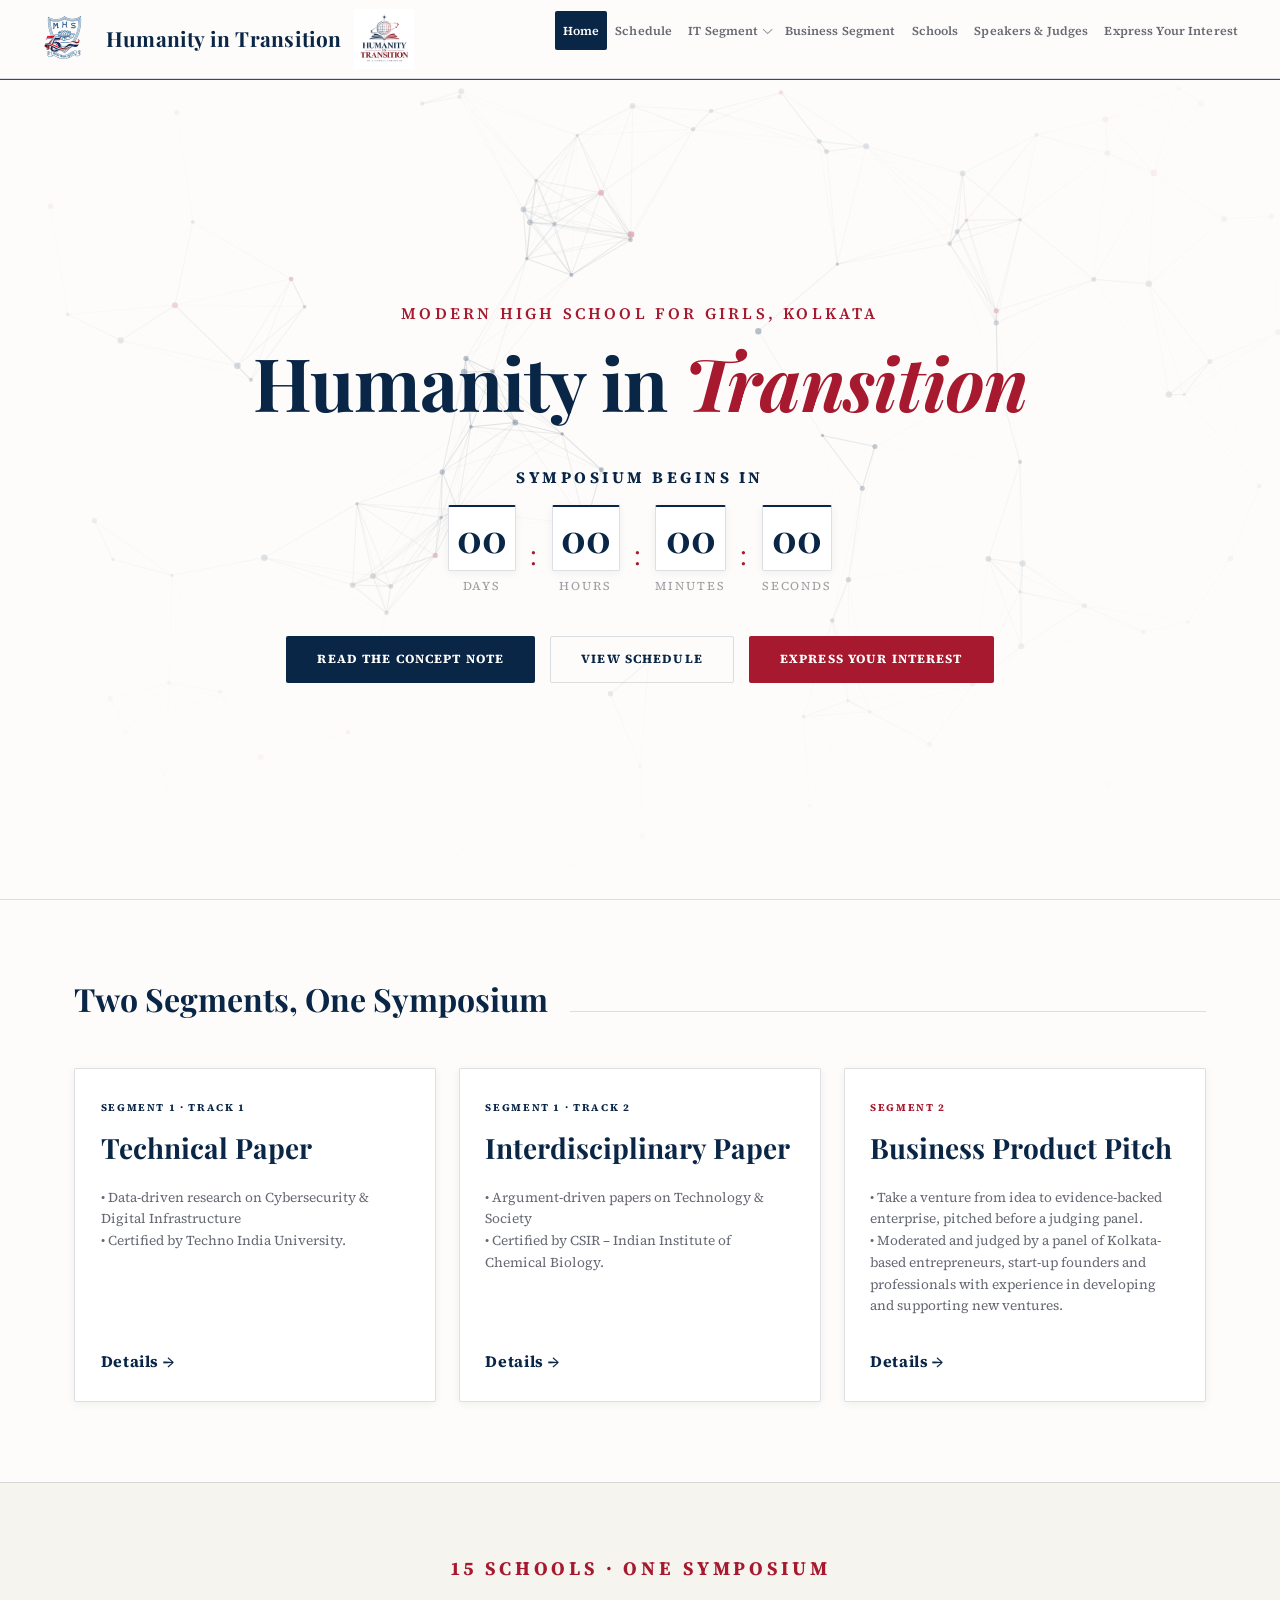
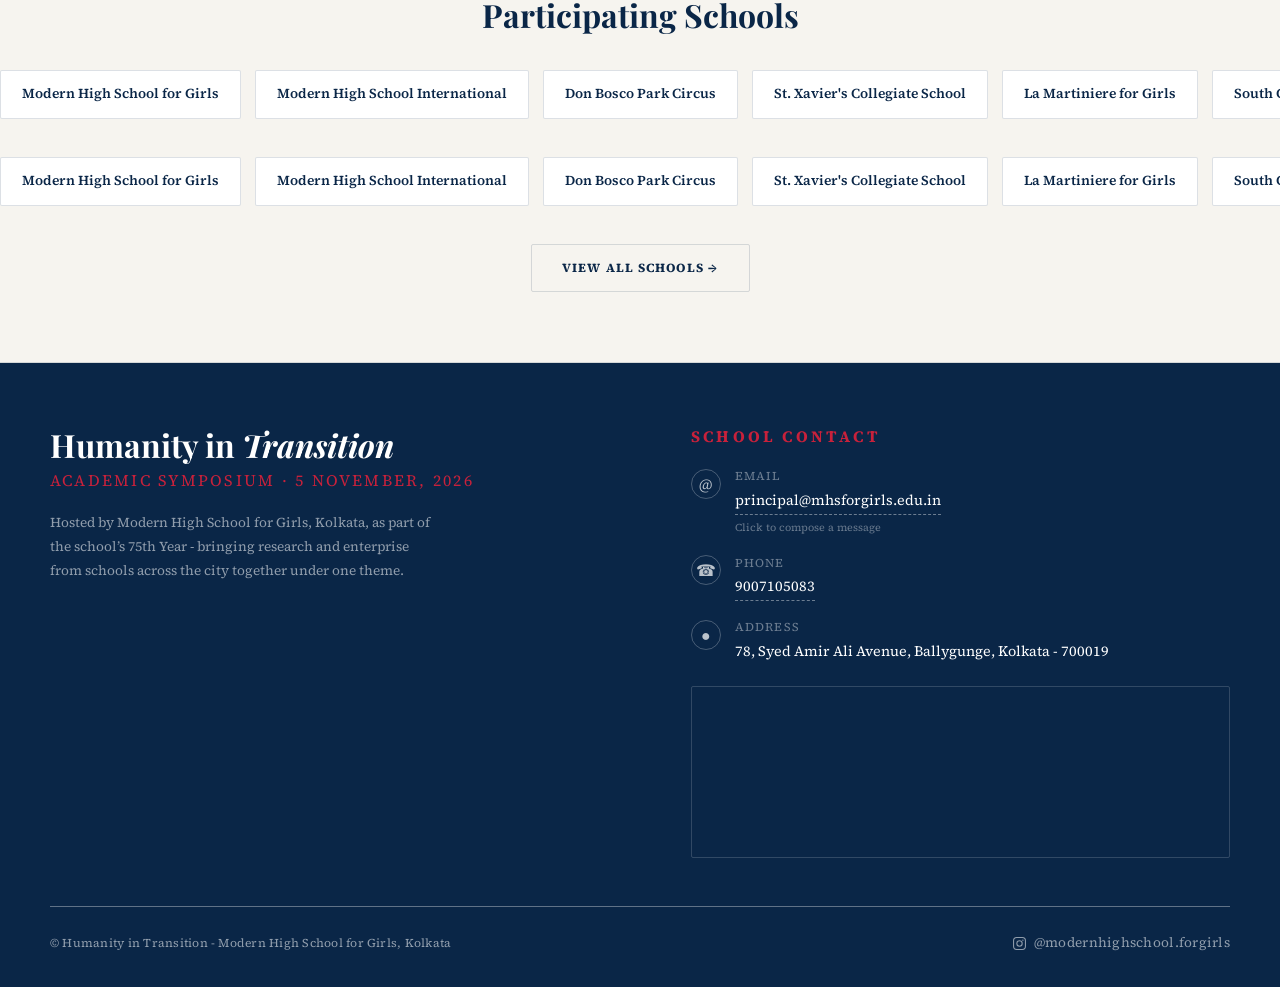
<file: index.html>
<!DOCTYPE html>
<html lang="en">
<head>
  <meta charset="UTF-8">
  <meta name="viewport" content="width=device-width, initial-scale=1.0">
  <title>Humanity in Transition - Academic Symposium</title>
  <meta name="description" content="Humanity in Transition — an Academic Symposium hosted by Modern High School for Girls, Kolkata, for its 75th year. 5 November 2026.">
  <link rel="icon" href="assets/mhs.png">
  <link href="https://cdn.jsdelivr.net/npm/bootstrap@5.3.3/dist/css/bootstrap.min.css" rel="stylesheet">
  <link rel="preconnect" href="https://fonts.googleapis.com">
  <link rel="preconnect" href="https://fonts.gstatic.com" crossorigin>
  <link rel="stylesheet" href="style.css">
</head>
<body>
  <nav class="site-nav">
    <div class="navbar">
      <a href="index.html" class="nav-brand">
        <img src="assets/mhs.png" alt="Modern High School for Girls — 75th Year Crest" class="nav-crest">
        <div class="nav-brand-text">
          <span class="nav-event-name">Humanity in Transition</span>
        </div>
        <img src="assets/as_logo.jpeg" alt="Academic Symposium Logo" class="nav-crest">
      </a>
      <ul class="nav-links" id="navLinks">
        <li><a href="index.html" class="nav-link active">Home</a></li>
        <li><a href="schedule.html" class="nav-link">Schedule</a></li>
        <li class="nav-dropdown">
          <a class="nav-link">IT Segment <span class="nav-caret"></span></a>
          <div class="nav-dropdown-menu">
            <a href="it-technical.html">
              <span class="dd-title">Technical Track</span>
              <span class="dd-desc">Cybersecurity &amp; Digital Infrastructure</span>
            </a>
            <div class="dd-divider"></div>
            <a href="it-interdisciplinary.html">
              <span class="dd-title">Interdisciplinary Track</span>
              <span class="dd-desc">Technology &amp; Society</span>
            </a>
          </div>
        </li>
        <li><a href="business.html" class="nav-link">Business Segment</a></li>
        <li><a href="schools.html" class="nav-link">Schools</a></li>
        <li><a href="judges.html" class="nav-link">Speakers &amp; Judges</a></li>
        <li><a href="registration.html" class="nav-link">Express Your Interest</a></li>
      </ul>
      <button class="nav-toggle" id="navToggle" onclick="toggleNav()" aria-label="Toggle menu">
        <span></span><span></span><span></span>
      </button>
    </div>
  </nav>
  <div class="page-wrapper">
    <!-- HOME HERO -->
    <section class="home-hero">
      <canvas id="dotfield"></canvas>
      <div class="hero-inner">
        <p class="hero-eyebrow">Modern High School for Girls, Kolkata</p>
        <h1 class="hero-title">Humanity in <em>Transition</em></h1>
        <br>
        <p class="countdown-label">Symposium Begins In</p>
        <div class="countdown">
          <div class="cd-unit"><div class="cd-box"><span class="cd-num" id="cd-days">00</span></div><div class="cd-label">Days</div></div>
          <div class="cd-sep">:</div>
          <div class="cd-unit"><div class="cd-box"><span class="cd-num" id="cd-hours">00</span></div><div class="cd-label">Hours</div></div>
          <div class="cd-sep">:</div>
          <div class="cd-unit"><div class="cd-box"><span class="cd-num" id="cd-mins">00</span></div><div class="cd-label">Minutes</div></div>
          <div class="cd-sep">:</div>
          <div class="cd-unit"><div class="cd-box"><span class="cd-num" id="cd-secs">00</span></div><div class="cd-label">Seconds</div></div>
        </div>

        <div class="hero-btns">
          <a href="assets/humanity-in-transition-concept-note.pdf" target="_blank" rel="noopener" class="btn btn-navy">Read the Concept Note</a>
          <a href="schedule.html" class="btn btn-outline">View Schedule</a>
          <a href="registration.html" class="btn btn-primary">Express Your interest</a>
        </div>
      </div>
    </section>

    <!-- TRACKS -->
    <section class="section">
      <div class="container-wide">
        <div class="section-head">
          <!-- <span class="num">01</span> -->
          <h2 class="section-title">Two Segments, One Symposium</h2>
          <div class="section-line"></div>
        </div>
        <!-- <p class="section-lede">The symposium is held in two parts on a single day - a Research, Technology &amp; Society segment in the morning, and a Business Product Pitch event in the afternoon. Explore each track below.</p> -->

        <div class="track-grid">
          <a class="track-card accent-navy fade-in" href="it-technical.html">
            <span class="track-tag">Segment 1 &middot; Track 1</span>
            <h3 class="track-name">Technical Paper</h3>
            <p class="track-desc">• Data-driven research on Cybersecurity &amp; Digital Infrastructure <br>• Certified by Techno India University.</p>
            <span class="track-arrow">Details &rarr;</span>
          </a>
          <a class="track-card accent-navy fade-in" href="it-interdisciplinary.html">
            <span class="track-tag">Segment 1 &middot; Track 2</span>
            <h3 class="track-name">Interdisciplinary Paper</h3>
            <p class="track-desc">• Argument-driven papers on Technology &amp; Society <br>• Certified by CSIR &ndash; Indian Institute of Chemical Biology.</p>
            <span class="track-arrow">Details &rarr;</span>
          </a>
          <a class="track-card accent-red fade-in" href="business.html">
            <span class="track-tag">Segment 2</span>
            <h3 class="track-name">Business Product Pitch</h3>
            <p class="track-desc">• Take a venture from idea to evidence-backed enterprise, pitched before a judging panel. <br>• Moderated and judged by a panel of Kolkata-based entrepreneurs, start-up founders and professionals with experience in developing and supporting new ventures. </p>
            <span class="track-arrow">Details &rarr;</span>
          </a>
        </div>
      </div>
    </section>

    <!-- GALLERY -->
    <!-- <section class="gallery-section">
      <div class="gallery-label">
        <p class="section-kicker">Gallery</p> 
        <h2 class="section-title">Moments from MHS</h2>
      </div>
      <div style="overflow:hidden;">
        <div class="marquee-track">
          <div class="gallery-tile placeholder"><span class="ph-mark">&#9670;</span><span class="ph-label">Opening Keynote</span></div>
          <div class="gallery-tile placeholder"><span class="ph-mark">&#9670;</span><span class="ph-label">Research Paper Presentations</span></div>
          <div class="gallery-tile placeholder"><span class="ph-mark">&#9670;</span><span class="ph-label">Business Pitch &amp; Judging</span></div>
          <div class="gallery-tile placeholder"><span class="ph-mark">&#9670;</span><span class="ph-label">MHS Campus</span></div>
          <div class="gallery-tile placeholder"><span class="ph-mark">&#9670;</span><span class="ph-label">75th Year Celebrations</span></div>
          <div class="gallery-tile placeholder"><span class="ph-mark">&#9670;</span><span class="ph-label">Closing Ceremony</span></div>
           duplicate set for seamless loop 
          <div class="gallery-tile placeholder"><span class="ph-mark">&#9670;</span><span class="ph-label">Opening Keynote</span></div>
          <div class="gallery-tile placeholder"><span class="ph-mark">&#9670;</span><span class="ph-label">Research Paper Presentations</span></div>
          <div class="gallery-tile placeholder"><span class="ph-mark">&#9670;</span><span class="ph-label">Business Pitch &amp; Judging</span></div>
          <div class="gallery-tile placeholder"><span class="ph-mark">&#9670;</span><span class="ph-label">MHS Campus</span></div>
          <div class="gallery-tile placeholder"><span class="ph-mark">&#9670;</span><span class="ph-label">75th Year Celebrations</span></div>
          <div class="gallery-tile placeholder"><span class="ph-mark">&#9670;</span><span class="ph-label">Closing Ceremony</span></div>
        </div>
      </div>
    </section> -->

    <!-- PARTICIPATING SCHOOLS -->
    <section class="schools-preview section-alt">
      <div class="schools-preview-head">
        <p class="section-kicker">15 Schools &middot; One Symposium</p> 
        <h2 class="section-title">Participating Schools</h2>
      </div>

      <div class="schools-marquee-row">
        <div class="schools-marquee-track">
          <div class="school-chip"><span class="chip-name">Modern High School for Girls</span></div>
          <div class="school-chip"><span class="chip-name">Modern High School International</span></div>
          <div class="school-chip"><span class="chip-name">Don Bosco Park Circus</span></div>
          <div class="school-chip"><span class="chip-name">St. Xavier's Collegiate School</span></div>
          <!-- <div class="school-chip"><span class="chip-name">La Martiniere for Boys</span></div> -->
          <div class="school-chip"><span class="chip-name">La Martiniere for Girls</span></div>
          <!-- <div class="school-chip"><span class="chip-name">The Heritage School</span></div> -->
          <div class="school-chip"><span class="chip-name">South City International School</span></div>
          <div class="school-chip"><span class="chip-name">Delhi Public School Ruby Park</span></div>
          <div class="school-chip"><span class="chip-name">Delhi Public School Newtown</span></div>
          <!-- <div class="school-chip"><span class="chip-name">Garden High School</span></div> -->
          <div class="school-chip"><span class="chip-name">Vivekananda Mission School</span></div>
          <div class="school-chip"><span class="chip-name">Mahadevi Birla World Academy</span></div>
          <!-- <div class="school-chip"><span class="chip-name">Sushila Birla Girls' School</span></div> -->
          <div class="school-chip"><span class="chip-name">Birla High School</span></div>
        </div>
      </div>
      <div class="schools-marquee-row reverse">
        <div class="schools-marquee-track">
          <div class="school-chip"><span class="chip-name">Modern High School for Girls</span></div>
          <div class="school-chip"><span class="chip-name">Modern High School International</span></div>
          <div class="school-chip"><span class="chip-name">Don Bosco Park Circus</span></div>
          <div class="school-chip"><span class="chip-name">St. Xavier's Collegiate School</span></div>
          <!-- <div class="school-chip"><span class="chip-name">La Martiniere for Boys</span></div> -->
          <div class="school-chip"><span class="chip-name">La Martiniere for Girls</span></div>
          <!-- <div class="school-chip"><span class="chip-name">The Heritage School</span></div> -->
          <div class="school-chip"><span class="chip-name">South City International School</span></div>
          <div class="school-chip"><span class="chip-name">Delhi Public School Ruby Park</span></div>
          <div class="school-chip"><span class="chip-name">Delhi Public School Newtown</span></div>
          <!-- <div class="school-chip"><span class="chip-name">Garden High School</span></div> -->
          <div class="school-chip"><span class="chip-name">Vivekananda Mission School</span></div>
          <div class="school-chip"><span class="chip-name">Mahadevi Birla World Academy</span></div>
          <!-- <div class="school-chip"><span class="chip-name">Sushila Birla Girls' School</span></div> -->
          <div class="school-chip"><span class="chip-name">Birla High School</span></div>
        </div>
      </div>

      <div class="schools-preview-cta">
        <a href="schools.html" class="btn btn-outline">View All Schools &rarr;</a>
      </div>
    </section> 

  <footer class="site-footer">
    <div class="footer-inner">
      <div>
        <div class="footer-brand">
          <!-- <img src="assets/mhs.png" class="footer-crest" alt="MHS Crest"> -->
          <div>
            <div class="footer-event-name">Humanity in <i>Transition</i></div>
            <div class="footer-event-sub">Academic Symposium &middot; 5 November, 2026</div>
          </div>
        </div>
        <p class="footer-desc">Hosted by Modern High School for Girls, Kolkata, as part of the school&rsquo;s 75th Year - bringing research and enterprise from schools across the city together under one theme.</p>
        <!-- <p class="footer-social-line">Read the <a href="assets/humanity-in-transition-concept-note.pdf" target="_blank" rel="noopener">concept note</a> or view the <a href="schools.html">participating schools</a>.</p> -->
      </div>
      <div class="footer-contact">
        <h4>School Contact</h4>
        <div class="contact-rows">
          <div class="contact-row">
            <span class="contact-icon">@</span>
            <div class="contact-body">
              <span class="contact-label">Email</span>
              <a href="mailto:principal@mhsforgirls.edu.in?subject=Humanity%20in%20Transition%20%E2%80%94%20Enquiry" class="contact-value link">principal@mhsforgirls.edu.in</a>
              <span class="contact-hint">Click to compose a message</span>
            </div>
          </div>
          <div class="contact-row">
            <span class="contact-icon">&#9742;</span>
            <div class="contact-body">
              <span class="contact-label">Phone</span>
              <a href="tel:+913322875326" class="contact-value link">9007105083</a>
            </div>
          </div>
          <div class="contact-row">
            <span class="contact-icon">&#9679;</span>
            <div class="contact-body">
              <span class="contact-label">Address</span>
              <span class="contact-value">78, Syed Amir Ali Avenue, Ballygunge, Kolkata - 700019</span>
            </div>
          </div>
        </div>
        <div class="footer-map">
          <iframe src="https://www.google.com/maps?q=Modern+High+School+for+Girls,+78+Syed+Amir+Ali+Avenue,+Ballygunge,+Kolkata,+700019&output=embed" loading="lazy" referrerpolicy="no-referrer-when-downgrade" title="Modern High School for Girls location map"></iframe>
        </div>
      </div>
    </div>
    <div class="footer-bottom">
      <span class="footer-copy">&copy; Humanity in Transition - Modern High School for Girls, Kolkata</span>
      <a href="https://www.instagram.com/modernhighschool.forgirls/" target="_blank" rel="noopener" class="footer-handle">
        <svg class="insta-icon" viewBox="0 0 24 24" fill="none" stroke="currentColor" stroke-width="1.7">
          <rect x="2.5" y="2.5" width="19" height="19" rx="5"/>
          <circle cx="12" cy="12" r="4.3"/>
          <circle cx="17.4" cy="6.6" r="1.1" fill="currentColor" stroke="none"/>
        </svg>
        @modernhighschool.forgirls
      </a>
    </div>
  </footer>
  </div>
  <script src="https://cdn.jsdelivr.net/npm/bootstrap@5.3.3/dist/js/bootstrap.bundle.min.js"></script>
  <script src="common.js"></script>
  <script>startCountdown('2026-11-05T09:00:00+05:30');</script>
</body>
</html>
</file>
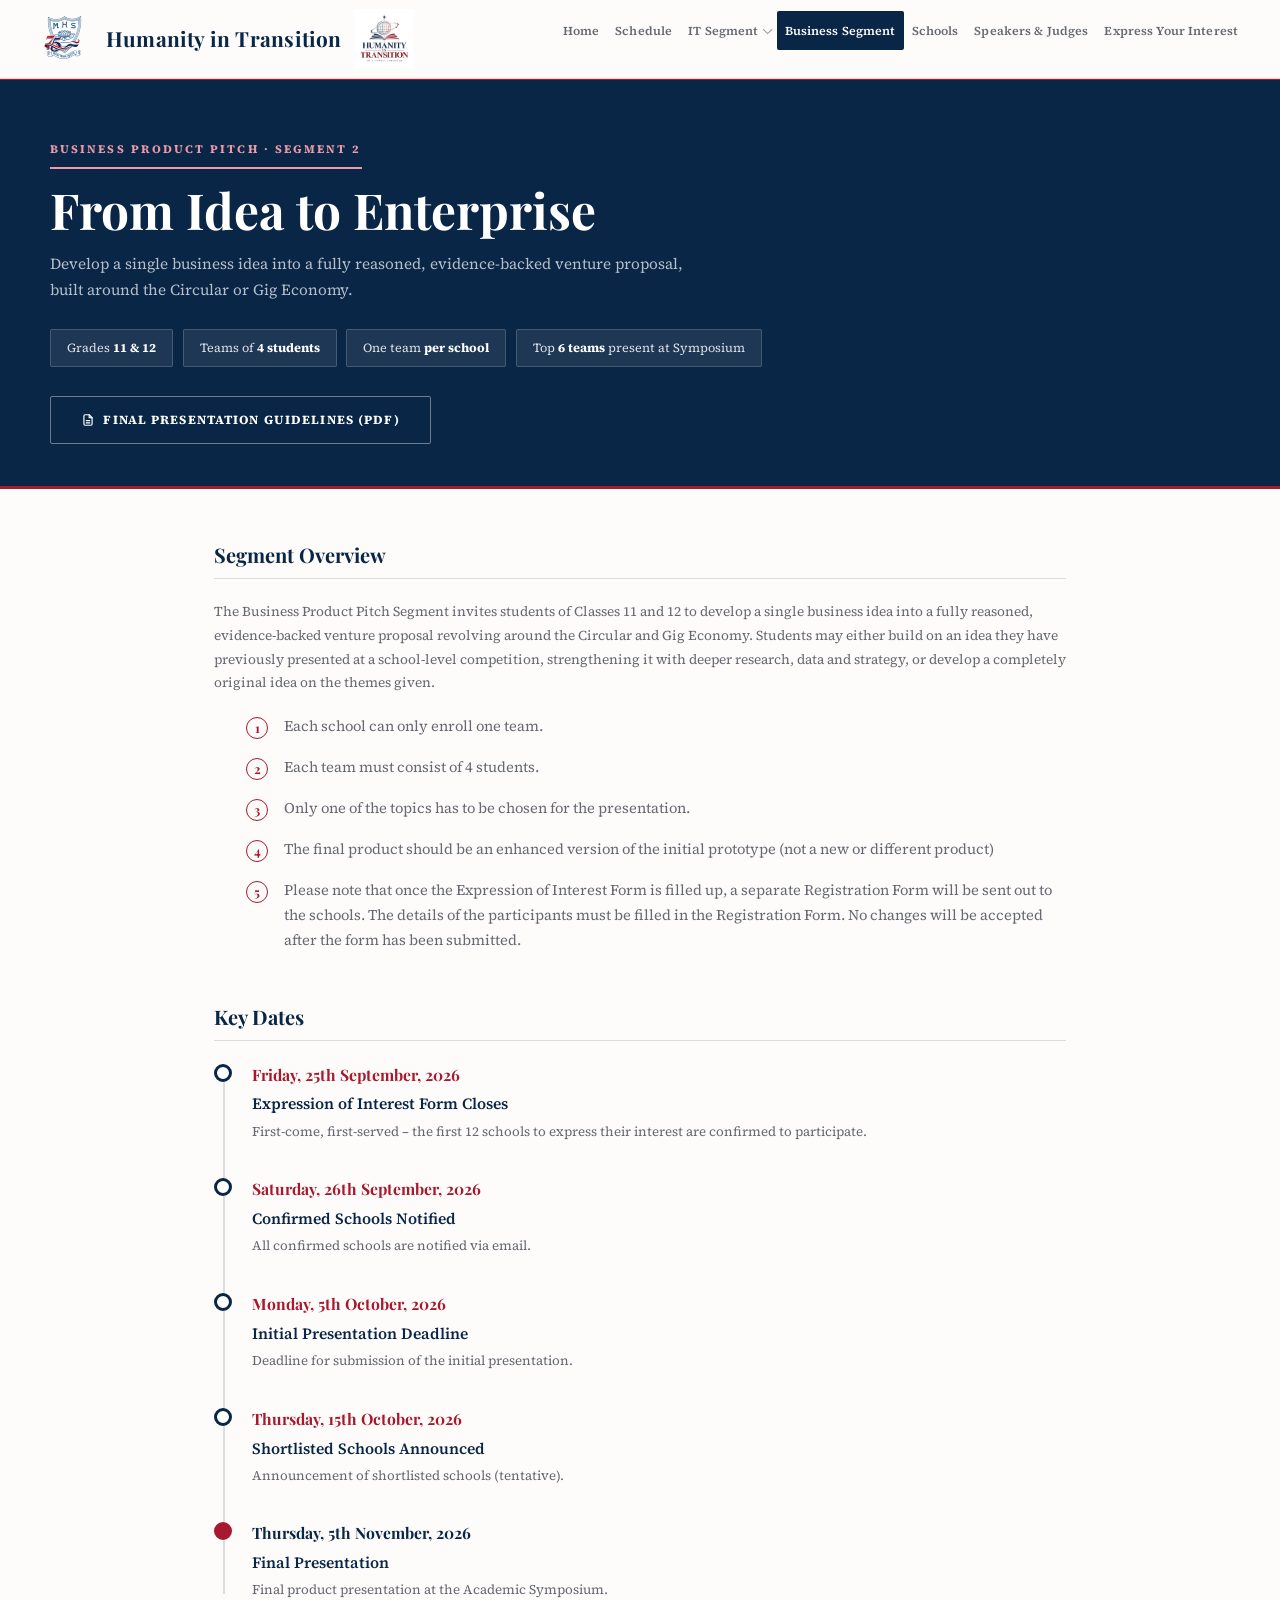
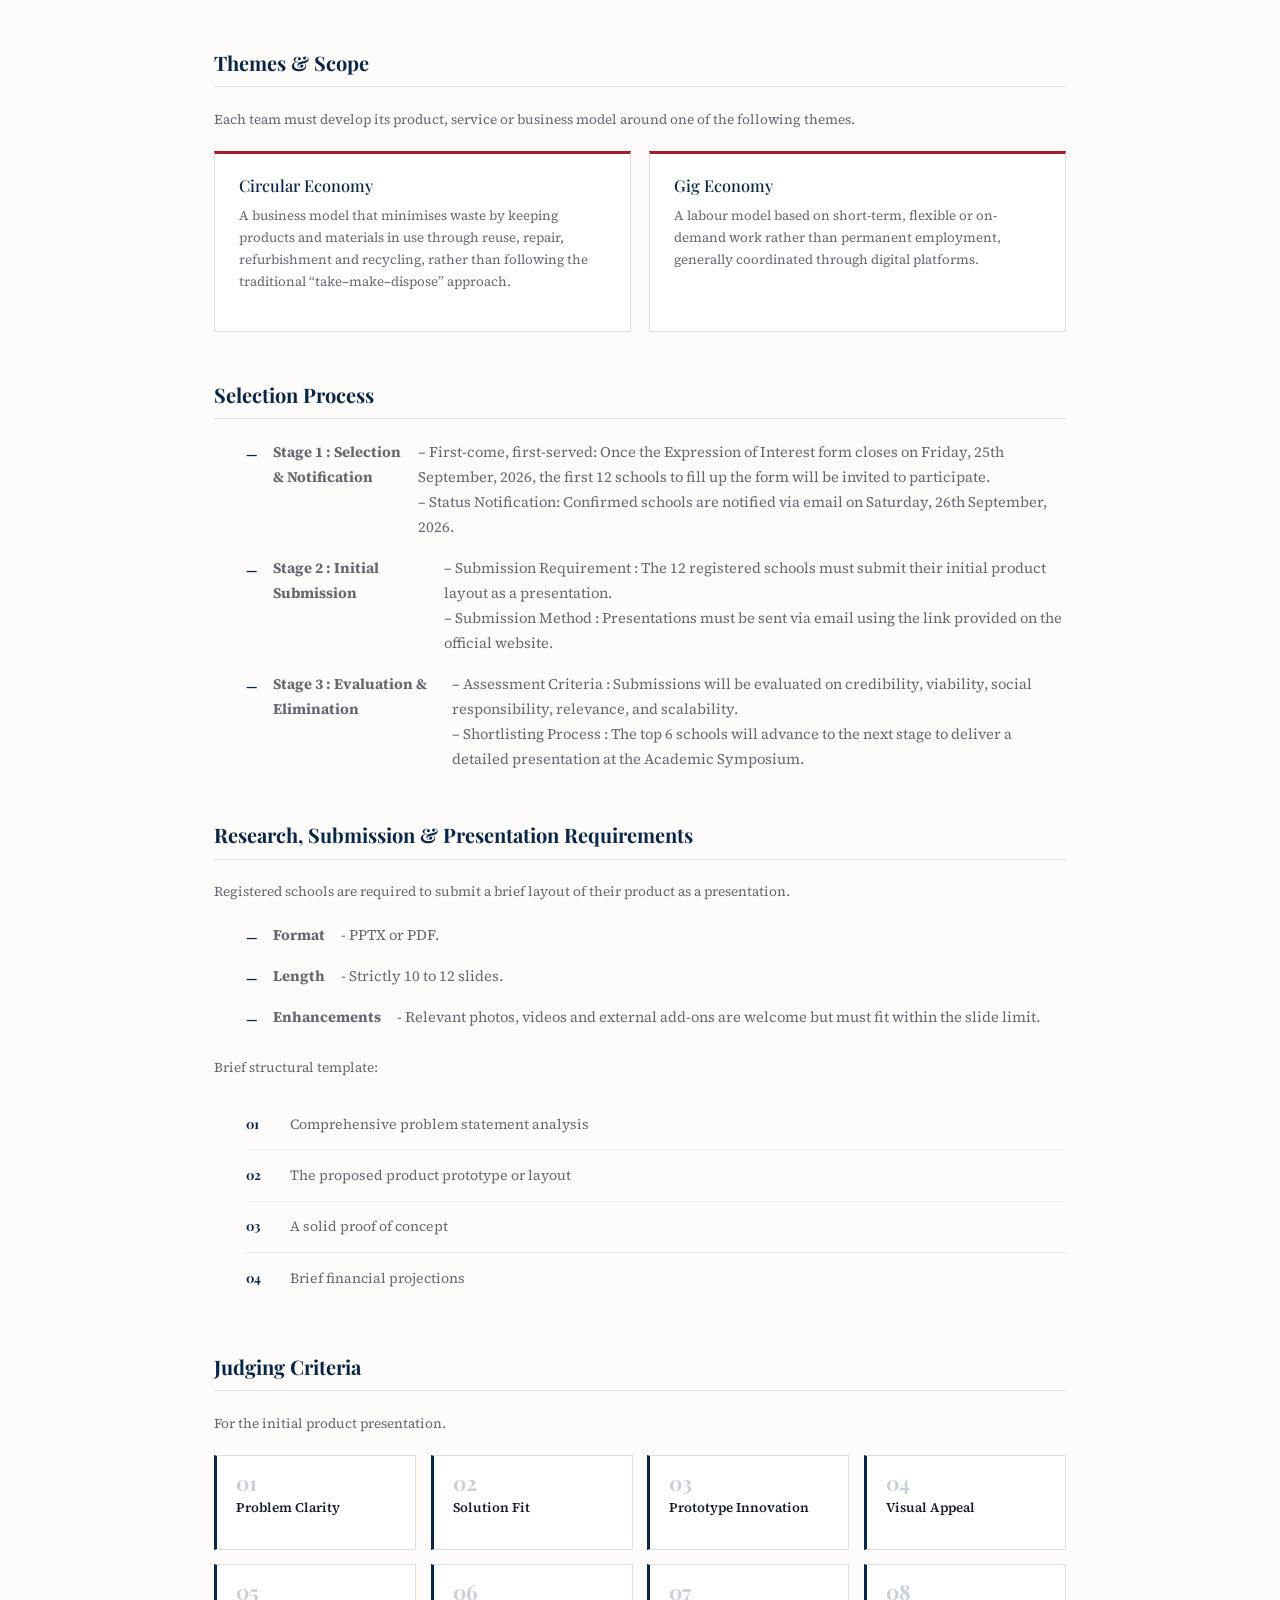
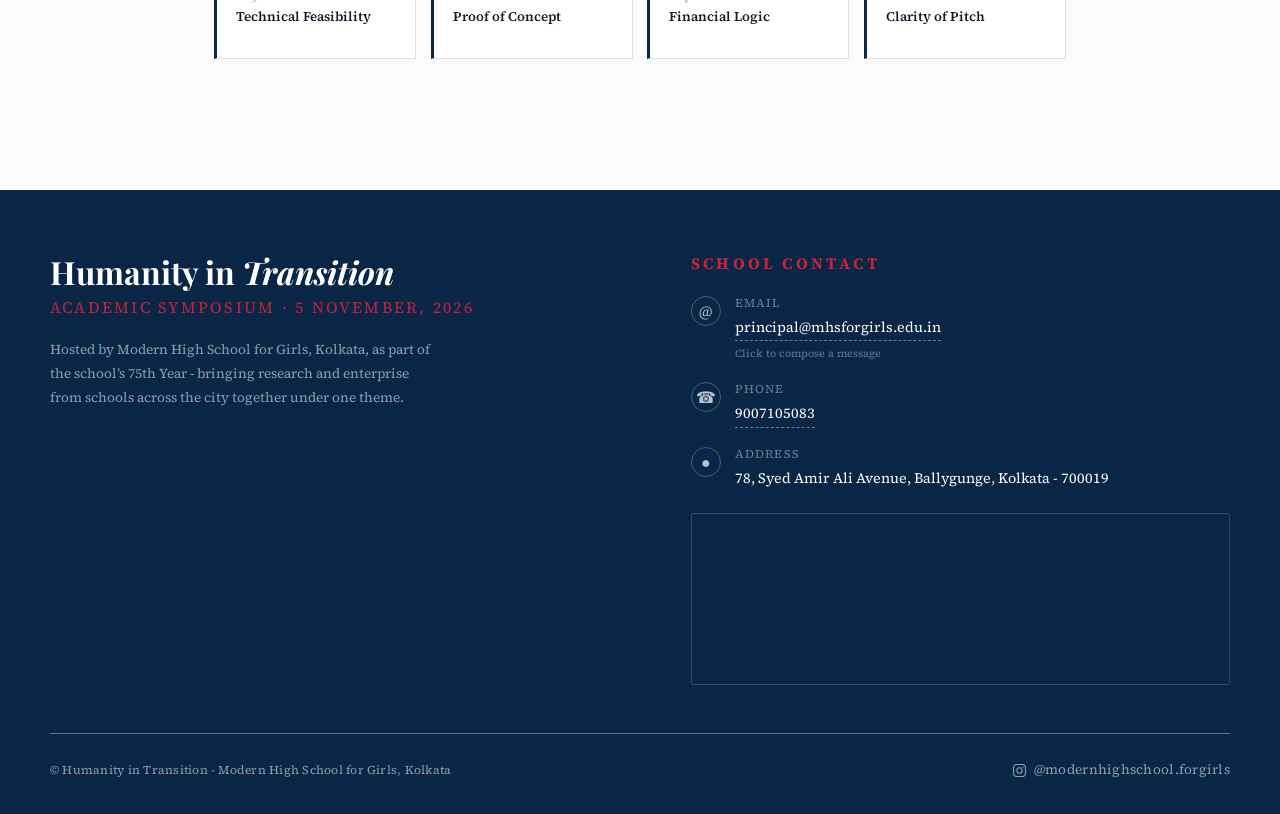
<file: business.html>
<!DOCTYPE html>
<html lang="en">
<head>
  <meta charset="UTF-8">
  <meta name="viewport" content="width=device-width, initial-scale=1.0">
  <title>Business Product Pitch — Humanity in Transition</title>
  <meta name="description" content="Humanity in Transition — an Academic Symposium hosted by Modern High School for Girls, Kolkata, for its 75th year. 5 November 2026.">
  <link rel="icon" href="assets/mhs.png">
  <link href="https://cdn.jsdelivr.net/npm/bootstrap@5.3.3/dist/css/bootstrap.min.css" rel="stylesheet">
  <link rel="preconnect" href="https://fonts.googleapis.com">
  <link rel="preconnect" href="https://fonts.gstatic.com" crossorigin>
  <link rel="stylesheet" href="style.css">
</head>
<body>
  <nav class="site-nav">
    <div class="navbar">
      <a href="index.html" class="nav-brand">
        <img src="assets/mhs.png" alt="Modern High School for Girls — 75th Year Crest" class="nav-crest">
        <div class="nav-brand-text">
          <span class="nav-event-name">Humanity in Transition</span>
        </div>
        <img src="assets/as_logo.jpeg" alt="Academic Symposium Logo" class="nav-crest">
      </a>
      <ul class="nav-links" id="navLinks">
        <li><a href="index.html" class="nav-link">Home</a></li>
        <li><a href="schedule.html" class="nav-link">Schedule</a></li>
        <li class="nav-dropdown">
          <a class="nav-link">IT Segment <span class="nav-caret"></span></a>
          <div class="nav-dropdown-menu">
            <a href="it-technical.html">
              <span class="dd-title">Technical Track</span>
              <span class="dd-desc">Cybersecurity &amp; Digital Infrastructure</span>
            </a>
            <div class="dd-divider"></div>
            <a href="it-interdisciplinary.html">
              <span class="dd-title">Interdisciplinary Track</span>
              <span class="dd-desc">Technology &amp; Society</span>
            </a>
          </div>
        </li>
        <li><a href="business.html" class="nav-link active">Business Segment</a></li>
        <li><a href="schools.html" class="nav-link">Schools</a></li>
        <li><a href="judges.html" class="nav-link">Speakers &amp; Judges</a></li>
        <li><a href="registration.html" class="nav-link">Express Your Interest</a></li>
      </ul>
      <button class="nav-toggle" id="navToggle" onclick="toggleNav()" aria-label="Toggle menu">
        <span></span><span></span><span></span>
      </button>
    </div>
  </nav>
  <div class="page-wrapper">
    <section class="page-hero">
      <div class="page-hero-inner">
        <span class="page-eyebrow">Business Product Pitch &middot; Segment 2</span>
        <h1 class="page-title">From Idea to Enterprise</h1>
        <p class="page-lede">Develop a single business idea into a fully reasoned, evidence-backed venture proposal, built around the Circular or Gig Economy.</p>
        <div class="page-stats">
          <span class="stat-pill">Grades <strong>11 &amp; 12</strong></span>
          <span class="stat-pill">Teams of <strong> 4 students</strong></span>
          <span class="stat-pill">One team <strong>per school</strong></span>
          <span class="stat-pill">Top <strong>6 teams</strong> present at Symposium</span>
        </div>
        <div class="hero-btns" style="margin-top:1.8rem;">
          <!-- <a href="registration.html" class="btn btn-primary">Express your interest &rarr;</a> -->
          <a href="assets/finalpresentation_segment2.pdf" class="btn btn-outline-white" target="_blank" rel="noopener">
            <svg width="14" height="14" viewBox="0 0 24 24" fill="none" stroke="currentColor" stroke-width="2" stroke-linecap="round" stroke-linejoin="round"><path d="M14 3H7a2 2 0 0 0-2 2v14a2 2 0 0 0 2 2h10a2 2 0 0 0 2-2V8z"/><path d="M14 3v5h5"/><path d="M9 13h6"/><path d="M9 17h6"/></svg>
            Final Presentation Guidelines (PDF)
          </a>
        </div>
      </div>
    </section>

    <div class="page-content">

      <div class="content-block fade-in">
        <h3>Segment Overview</h3>
        <p class="block-note">The Business Product Pitch Segment invites students of Classes 11 and 12 to develop a single business idea into a fully reasoned, evidence-backed venture proposal revolving around the Circular and Gig Economy. Students may either build on an idea they have previously presented at a school-level competition, strengthening it with deeper research, data and strategy, or develop a completely original idea on the themes given.</p>
        <ul class="rules-list">
          <li>Each school can only enroll one team.</li>
          <li>Each team must consist of 4 students.</li>
          <li>Only one of the topics has to be chosen for the presentation.</li>
          <li>The final product should be an enhanced version of the initial prototype (not a new or different product)</li>
          <li>Please note that once the Expression of Interest Form is filled up, a separate Registration Form will be sent out to the schools. The details of the participants must be filled in the Registration Form. No changes will be accepted after the form has been submitted.</li>
        </ul>
      </div>

      <div class="content-block fade-in">
        <h3>Key Dates</h3>
        <div class="timeline">
          <div class="timeline-item">
            <div class="timeline-date">Friday, 25th September, 2026</div>
            <div class="timeline-title">Expression of Interest Form Closes</div>
            <div class="timeline-desc">First-come, first-served &ndash; the first 12 schools to express their interest are confirmed to participate.</div>
          </div>
          <div class="timeline-item">
            <div class="timeline-date">Saturday, 26th September, 2026</div>
            <div class="timeline-title">Confirmed Schools Notified</div>
            <div class="timeline-desc">All confirmed schools are notified via email.</div>
          </div>
          <div class="timeline-item">
            <div class="timeline-date">Monday, 5th October, 2026</div>
            <div class="timeline-title">Initial Presentation Deadline</div>
            <div class="timeline-desc">Deadline for submission of the initial presentation.</div>
          </div>
          <div class="timeline-item">
            <div class="timeline-date">Thursday, 15th October, 2026</div>
            <div class="timeline-title">Shortlisted Schools Announced</div>
            <div class="timeline-desc">Announcement of shortlisted schools (tentative).</div>
          </div>
          <div class="timeline-item milestone">
            <div class="timeline-date">Thursday, 5th November, 2026</div>
            <div class="timeline-title">Final Presentation</div>
            <div class="timeline-desc">Final product presentation at the Academic Symposium.</div>
          </div>
        </div>
      </div>

      <div class="content-block fade-in">
        <h3>Themes &amp; Scope</h3>
        <p class="block-note">Each team must develop its product, service or business model around one of the following themes.</p>
        <div class="approach-grid">
          <div class="approach-card">
            <h4>Circular Economy</h4>
            <p>A business model that minimises waste by keeping products and materials in use through reuse, repair, refurbishment and recycling, rather than following the traditional &ldquo;take&ndash;make&ndash;dispose&rdquo; approach.</p>
          </div>
          <div class="approach-card">
            <h4>Gig Economy</h4>
            <p>A labour model based on short-term, flexible or on-demand work rather than permanent employment, generally coordinated through digital platforms.</p>
          </div>
        </div>
      </div>

      <div class="content-block fade-in">
        <h3>Selection Process</h3>
        <ul class="rules-list plain">
          <li><strong>Stage 1 : Selection &amp; Notification</strong> &ndash; First-come, first-served: Once the Expression of Interest form closes on Friday, 25th September, 2026, the first 12 schools to fill up the form will be invited to participate. <br> &ndash; Status Notification: Confirmed schools are notified via email on Saturday, 26th September, 2026.</li>
          <li><strong>Stage 2 : Initial Submission</strong> &ndash; Submission Requirement : The 12 registered schools must submit their initial product layout as a presentation. <br> &ndash; Submission Method : Presentations must be sent via email using the link provided on the official website.</li>
          <li><strong>Stage 3 : Evaluation &amp; Elimination</strong> &ndash; Assessment Criteria : Submissions will be evaluated on credibility, viability, social responsibility, relevance, and scalability. <br> &ndash; Shortlisting Process : The top 6 schools will advance to the next stage to deliver a detailed presentation at the Academic Symposium.</li>
        </ul>
      </div>

      <div class="content-block fade-in">
        <h3>Research, Submission &amp; Presentation Requirements</h3>
        <p class="block-note">Registered schools are required to submit a brief layout of their product as a presentation.</p>
        <ul class="rules-list plain">
          <li><strong>Format</strong> - PPTX or PDF.</li>
          <li><strong>Length</strong> - Strictly 10 to 12 slides.</li>
          <li><strong>Enhancements</strong> - Relevant photos, videos and external add-ons are welcome but must fit within the slide limit.</li>
        </ul>
        <p class="block-note" style="margin-top:1.6rem;">Brief structural template:</p>
        <ol class="template-steps">
          <li>Comprehensive problem statement analysis</li>
          <li>The proposed product prototype or layout</li>
          <li>A solid proof of concept</li>
          <li>Brief financial projections</li>
        </ol>
      </div>

      <div class="content-block fade-in">
        <h3>Judging Criteria</h3>
        <p class="block-note">For the initial product presentation.</p>
        <div class="judging-grid">
          <div class="judging-item"><div class="num">01</div><p>Problem Clarity</p></div>
          <div class="judging-item"><div class="num">02</div><p>Solution Fit</p></div>
          <div class="judging-item"><div class="num">03</div><p>Prototype Innovation</p></div>
          <div class="judging-item"><div class="num">04</div><p>Visual Appeal</p></div>
          <div class="judging-item"><div class="num">05</div><p>Technical Feasibility</p></div>
          <div class="judging-item"><div class="num">06</div><p>Proof of Concept</p></div>
          <div class="judging-item"><div class="num">07</div><p>Financial Logic</p></div>
          <div class="judging-item"><div class="num">08</div><p>Clarity of Pitch</p></div>
        </div>
      </div>

      <!-- <div class="content-block fade-in" style="margin-bottom:0;">
        <h3>Submit a Pitch</h3>
        <p class="block-note">Initial presentations are due by Monday, 5th October, 2026. See the full timeline and submission details on the Registration page.</p>
        <div class="hero-btns" style="justify-content:flex-start;">
          <a href="registration.html" class="btn btn-navy">View Timeline &amp; Registration &rarr;</a>
        </div>
      </div> -->

    </div>

  <footer class="site-footer">
    <div class="footer-inner">
      <div>
        <div class="footer-brand">
          <div>
            <div class="footer-event-name">Humanity in <i>Transition</i></div>
            <div class="footer-event-sub">Academic Symposium &middot; 5 November, 2026</div>
          </div>
        </div>
        <p class="footer-desc">Hosted by Modern High School for Girls, Kolkata, as part of the school&rsquo;s 75th Year - bringing research and enterprise from schools across the city together under one theme.</p>
        <!-- <p class="footer-social-line">Read the <a href="assets/humanity-in-transition-concept-note.pdf" target="_blank" rel="noopener">concept note</a>.</p> -->
      </div>
      <div class="footer-contact">
        <h4>School Contact</h4>
        <div class="contact-rows">
          <div class="contact-row">
            <span class="contact-icon">@</span>
            <div class="contact-body">
              <span class="contact-label">Email</span>
              <a href="mailto:principal@mhsforgirls.edu.in?subject=Humanity%20in%20Transition%20%E2%80%94%20Enquiry" class="contact-value link">principal@mhsforgirls.edu.in</a>
              <span class="contact-hint">Click to compose a message</span>
            </div>
          </div>
          <div class="contact-row">
            <span class="contact-icon">&#9742;</span>
            <div class="contact-body">
              <span class="contact-label">Phone</span>
              <a href="tel:+913322875326" class="contact-value link">9007105083</a>
            </div>
          </div>
          <div class="contact-row">
            <span class="contact-icon">&#9679;</span>
            <div class="contact-body">
              <span class="contact-label">Address</span>
              <span class="contact-value">78, Syed Amir Ali Avenue, Ballygunge, Kolkata - 700019</span>
            </div>
          </div>
        </div>
        <div class="footer-map">
          <iframe src="https://www.google.com/maps?q=Modern+High+School+for+Girls,+78+Syed+Amir+Ali+Avenue,+Ballygunge,+Kolkata,+700019&output=embed" loading="lazy" referrerpolicy="no-referrer-when-downgrade" title="Modern High School for Girls location map"></iframe>
        </div>
      </div>
    </div>
    <div class="footer-bottom">
      <span class="footer-copy">&copy; Humanity in Transition - Modern High School for Girls, Kolkata</span>
      <a href="https://www.instagram.com/modernhighschool.forgirls/" target="_blank" rel="noopener" class="footer-handle">
        <svg class="insta-icon" viewBox="0 0 24 24" fill="none" stroke="currentColor" stroke-width="1.7">
          <rect x="2.5" y="2.5" width="19" height="19" rx="5"/>
          <circle cx="12" cy="12" r="4.3"/>
          <circle cx="17.4" cy="6.6" r="1.1" fill="currentColor" stroke="none"/>
        </svg>
        @modernhighschool.forgirls
      </a>
    </div>
  </footer>
  </div>
  <script src="https://cdn.jsdelivr.net/npm/bootstrap@5.3.3/dist/js/bootstrap.bundle.min.js"></script>
  <script src="common.js"></script>
</body>
</html>
</file>
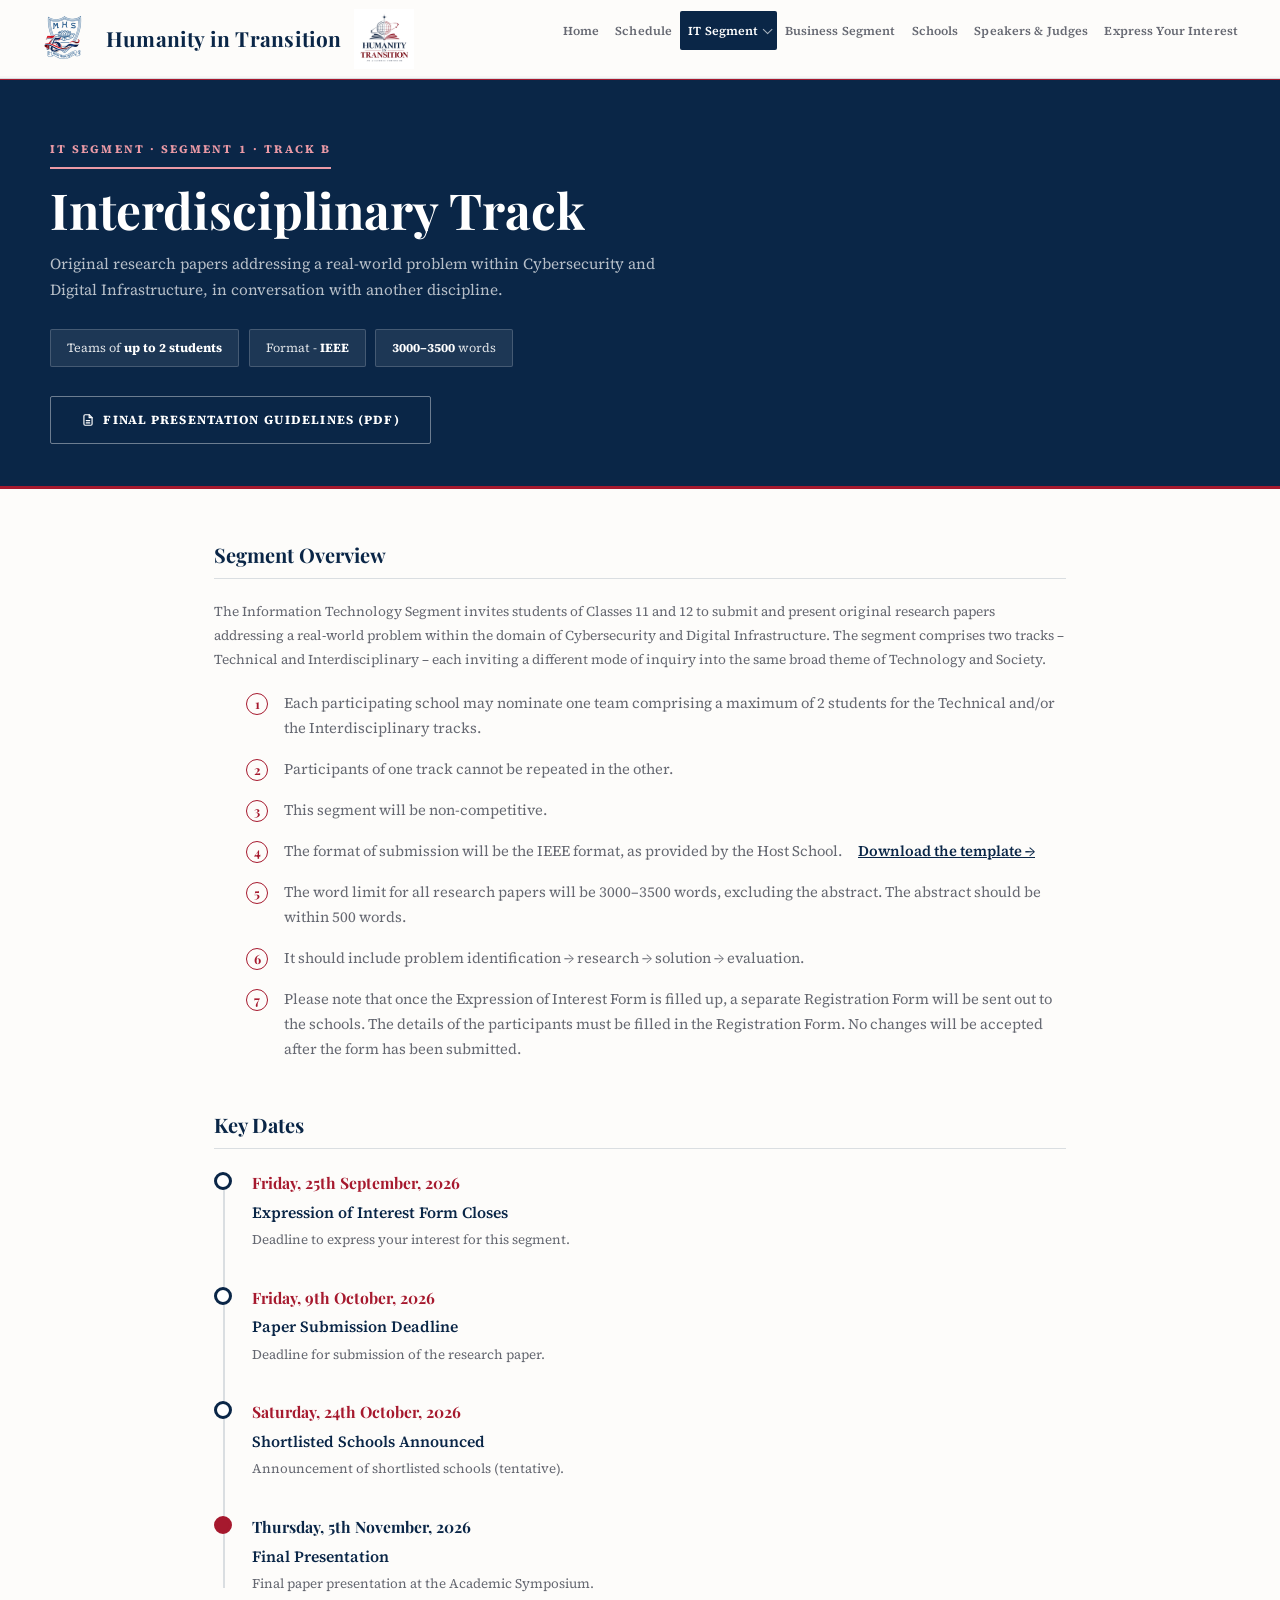
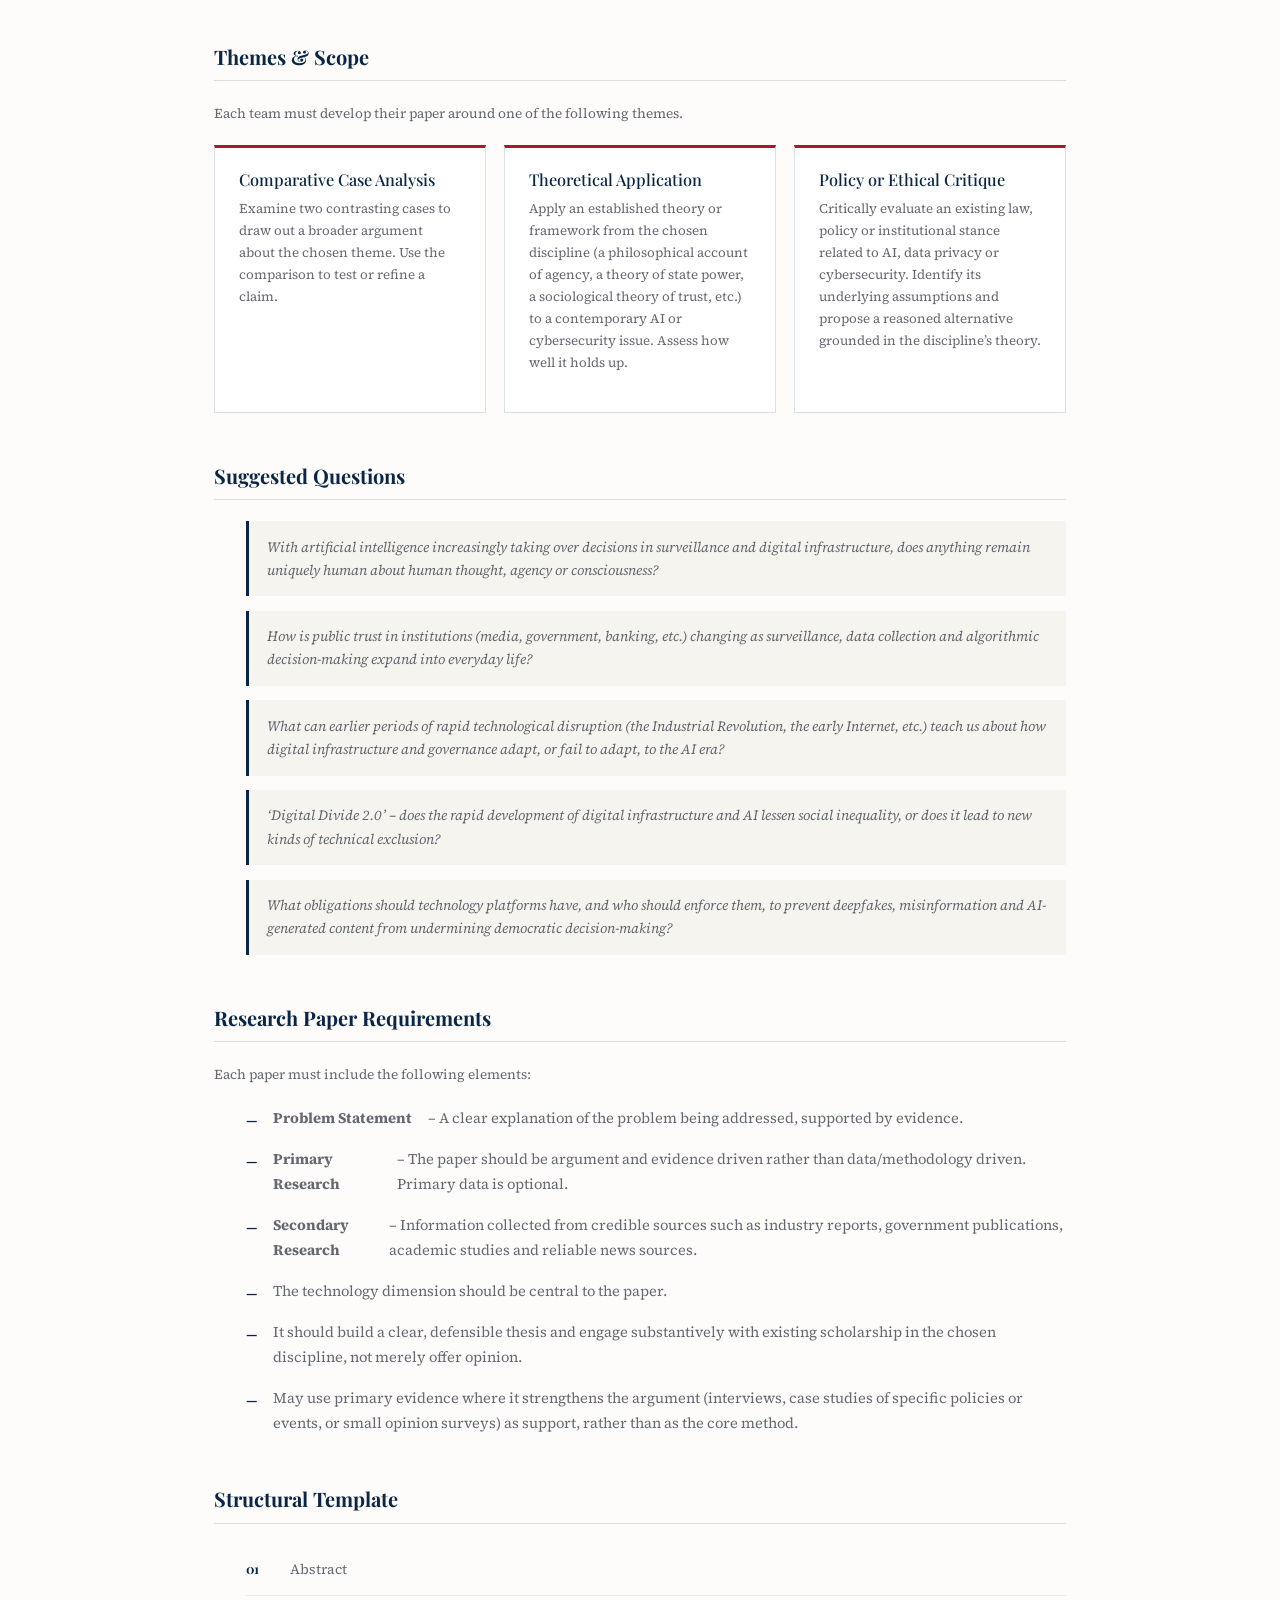
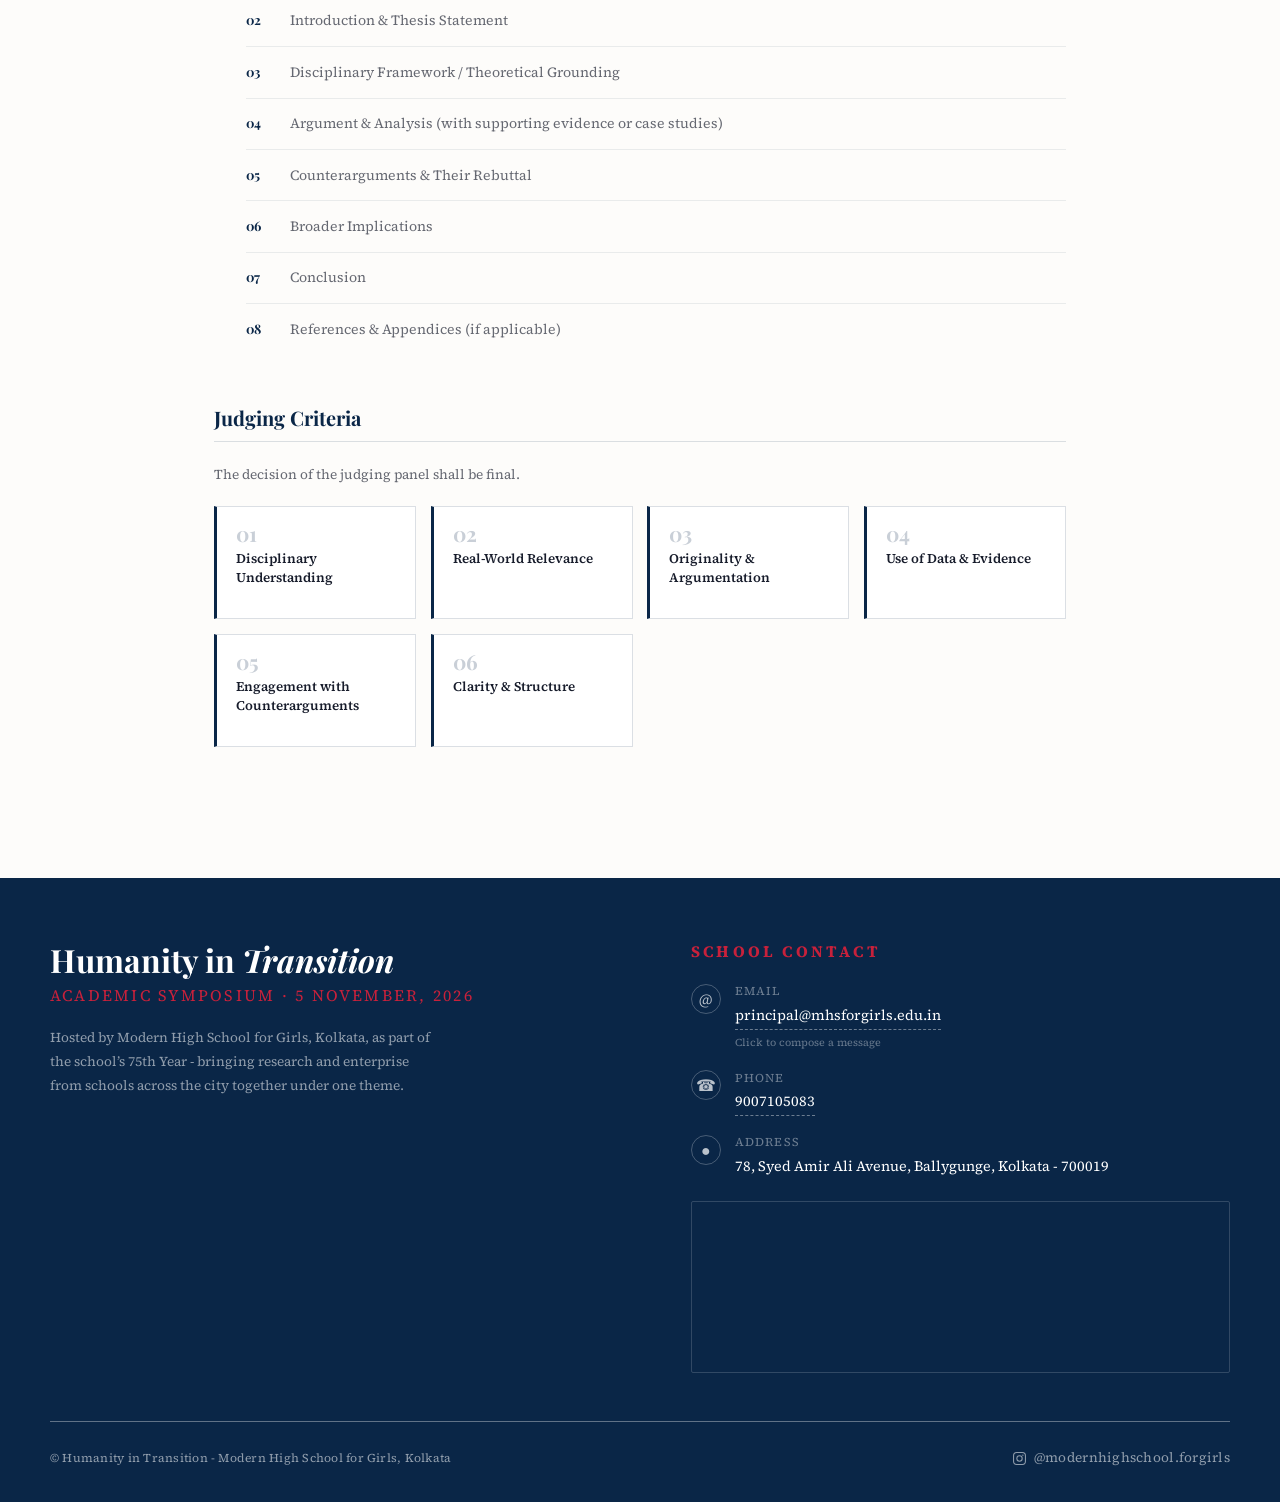
<file: it-interdisciplinary.html>
<!DOCTYPE html>
<html lang="en">
<head>
  <meta charset="UTF-8">
  <meta name="viewport" content="width=device-width, initial-scale=1.0">
  <title>Interdisciplinary Track — Humanity in Transition</title>
  <meta name="description" content="Humanity in Transition — an Academic Symposium hosted by Modern High School for Girls, Kolkata, for its 75th year. 5 November 2026.">
  <link rel="icon" href="assets/mhs.png">
  <link href="https://cdn.jsdelivr.net/npm/bootstrap@5.3.3/dist/css/bootstrap.min.css" rel="stylesheet">
  <link rel="preconnect" href="https://fonts.googleapis.com">
  <link rel="preconnect" href="https://fonts.gstatic.com" crossorigin>
  <link rel="stylesheet" href="style.css">
</head>
<body>
  <nav class="site-nav">
    <div class="navbar">
      <a href="index.html" class="nav-brand">
        <img src="assets/mhs.png" alt="Modern High School for Girls — 75th Year Crest" class="nav-crest">
        <div class="nav-brand-text">
          <span class="nav-event-name">Humanity in Transition</span>
        </div>
        <img src="assets/as_logo.jpeg" alt="Academic Symposium Logo" class="nav-crest">
      </a>
      <ul class="nav-links" id="navLinks">
        <li><a href="index.html" class="nav-link">Home</a></li>
        <li><a href="schedule.html" class="nav-link">Schedule</a></li>
        <li class="nav-dropdown">
          <a class="nav-link active">IT Segment <span class="nav-caret"></span></a>
          <div class="nav-dropdown-menu">
            <a href="it-technical.html">
              <span class="dd-title">Technical Track</span>
              <span class="dd-desc">Cybersecurity &amp; Digital Infrastructure</span>
            </a>
            <div class="dd-divider"></div>
            <a href="it-interdisciplinary.html">
              <span class="dd-title">Interdisciplinary Track</span>
              <span class="dd-desc">Technology &amp; Society</span>
            </a>
          </div>
        </li>
        <li><a href="business.html" class="nav-link">Business Segment</a></li>
        <li><a href="schools.html" class="nav-link">Schools</a></li>
        <li><a href="judges.html" class="nav-link">Speakers &amp; Judges</a></li>
        <li><a href="registration.html" class="nav-link">Express Your Interest</a></li>
      </ul>
      <button class="nav-toggle" id="navToggle" onclick="toggleNav()" aria-label="Toggle menu">
        <span></span><span></span><span></span>
      </button>
    </div>
  </nav>
  <div class="page-wrapper">
    <section class="page-hero">
      <div class="page-hero-inner">
        <span class="page-eyebrow">IT Segment &middot; Segment 1 &middot; Track B</span>
        <h1 class="page-title">Interdisciplinary Track</h1>
        <p class="page-lede">Original research papers addressing a real-world problem within Cybersecurity and Digital Infrastructure, in conversation with another discipline.</p>
        <div class="page-stats">
          <!-- <span class="stat-pill">Grades <strong>11 &amp; 12</strong></span> -->
          <span class="stat-pill">Teams of <strong>up to 2 students</strong></span>
          <span class="stat-pill">Format - <strong>IEEE</strong></span>
          <span class="stat-pill"><strong>3000&ndash;3500</strong> words</span>
        </div>
        <div class="hero-btns" style="margin-top:1.8rem;">
          <!-- <a href="registration.html" class="btn btn-primary">Express your interest &rarr;</a> -->
          <a href="assets/finalpresentation_segment1.PDF" class="btn btn-outline-white" target="_blank" rel="noopener">
            <svg width="14" height="14" viewBox="0 0 24 24" fill="none" stroke="currentColor" stroke-width="2" stroke-linecap="round" stroke-linejoin="round"><path d="M14 3H7a2 2 0 0 0-2 2v14a2 2 0 0 0 2 2h10a2 2 0 0 0 2-2V8z"/><path d="M14 3v5h5"/><path d="M9 13h6"/><path d="M9 17h6"/></svg>
            Final Presentation Guidelines (PDF)
          </a>
        </div>
      </div>
    </section>

    <div class="page-content">

      <div class="content-block fade-in">
        <h3>Segment Overview</h3>
        <p class="block-note">The Information Technology Segment invites students of Classes 11 and 12 to submit and present original research papers addressing a real-world problem within the domain of Cybersecurity and Digital Infrastructure. The segment comprises two tracks &ndash; Technical and Interdisciplinary &ndash; each inviting a different mode of inquiry into the same broad theme of Technology and Society.</p>
        <ul class="rules-list">
          <li>Each participating school may nominate one team comprising a maximum of 2 students for the Technical and/or the Interdisciplinary tracks.</li>
          <li>Participants of one track cannot be repeated in the other.</li>
          <li>This segment will be non-competitive.</li>
          <li>The format of submission will be the IEEE format, as provided by the Host School. <a href="assets/ieee-format-template.pdf" download style="color:var(--navy); font-weight:600; text-decoration:underline;">Download the template &rarr;</a></li>
          <li>The word limit for all research papers will be 3000&ndash;3500 words, excluding the abstract. The abstract should be within 500 words.</li>
          <li>It should include problem identification &rarr; research &rarr; solution &rarr; evaluation.</li>
          <li>Please note that once the Expression of Interest Form is filled up, a separate Registration Form will be sent out to the schools. The details of the participants must be filled in the Registration Form. No changes will be accepted after the form has been submitted.</li>
        </ul>
      </div>

      <div class="content-block fade-in">
        <h3>Key Dates</h3>
        <div class="timeline">
          <div class="timeline-item">
            <div class="timeline-date">Friday, 25th September, 2026</div>
            <div class="timeline-title">Expression of Interest Form Closes</div>
            <div class="timeline-desc">Deadline to express your interest for this segment.</div>
          </div>
          <div class="timeline-item">
            <div class="timeline-date">Friday, 9th October, 2026</div>
            <div class="timeline-title">Paper Submission Deadline</div>
            <div class="timeline-desc">Deadline for submission of the research paper.</div>
          </div>
          <div class="timeline-item">
            <div class="timeline-date">Saturday, 24th October, 2026</div>
            <div class="timeline-title">Shortlisted Schools Announced</div>
            <div class="timeline-desc">Announcement of shortlisted schools (tentative).</div>
          </div>
          <div class="timeline-item milestone">
            <div class="timeline-date">Thursday, 5th November, 2026</div>
            <div class="timeline-title">Final Presentation</div>
            <div class="timeline-desc">Final paper presentation at the Academic Symposium.</div>
          </div>
        </div>
      </div>

      <div class="content-block fade-in">
        <h3>Themes &amp; Scope</h3>
        <p class="block-note">Each team must develop their paper around one of the following themes.</p>
        <div class="approach-grid">
          <div class="approach-card">
            <h4>Comparative Case Analysis</h4>
            <p>Examine two contrasting cases to draw out a broader argument about the chosen theme. Use the comparison to test or refine a claim.</p>
          </div>
          <div class="approach-card">
            <h4>Theoretical Application</h4>
            <p>Apply an established theory or framework from the chosen discipline (a philosophical account of agency, a theory of state power, a sociological theory of trust, etc.) to a contemporary AI or cybersecurity issue. Assess how well it holds up.</p>
          </div>
          <div class="approach-card">
            <h4>Policy or Ethical Critique</h4>
            <p>Critically evaluate an existing law, policy or institutional stance related to AI, data privacy or cybersecurity. Identify its underlying assumptions and propose a reasoned alternative grounded in the discipline&rsquo;s theory.</p>
          </div>
        </div>
      </div>

      <div class="content-block fade-in">
        <h3>Suggested Questions</h3>
        <ul class="question-list">
          <li>With artificial intelligence increasingly taking over decisions in surveillance and digital infrastructure, does anything remain uniquely human about human thought, agency or consciousness?</li>
          <li>How is public trust in institutions (media, government, banking, etc.) changing as surveillance, data collection and algorithmic decision-making expand into everyday life?</li>
          <li>What can earlier periods of rapid technological disruption (the Industrial Revolution, the early Internet, etc.) teach us about how digital infrastructure and governance adapt, or fail to adapt, to the AI era?</li>
          <li>&lsquo;Digital Divide 2.0&rsquo; &ndash; does the rapid development of digital infrastructure and AI lessen social inequality, or does it lead to new kinds of technical exclusion?</li>
          <li>What obligations should technology platforms have, and who should enforce them, to prevent deepfakes, misinformation and AI-generated content from undermining democratic decision-making?</li>
        </ul>
      </div>

      <div class="content-block fade-in">
        <h3>Research Paper Requirements</h3>
        <p class="block-note">Each paper must include the following elements:</p>
        <ul class="rules-list plain">
          <li><strong>Problem Statement</strong> &ndash; A clear explanation of the problem being addressed, supported by evidence.</li>
          <li><strong>Primary Research</strong> &ndash; The paper should be argument and evidence driven rather than data/methodology driven. Primary data is optional.</li>
          <li><strong>Secondary Research</strong> &ndash; Information collected from credible sources such as industry reports, government publications, academic studies and reliable news sources.</li>
          <li>The technology dimension should be central to the paper.</li>
          <li>It should build a clear, defensible thesis and engage substantively with existing scholarship in the chosen discipline, not merely offer opinion.</li>
          <li>May use primary evidence where it strengthens the argument (interviews, case studies of specific policies or events, or small opinion surveys) as support, rather than as the core method.</li>
        </ul>
      </div>

      <div class="content-block fade-in">
        <h3>Structural Template</h3>
        <ol class="template-steps">
          <li>Abstract</li>
          <li>Introduction &amp; Thesis Statement</li>
          <li>Disciplinary Framework / Theoretical Grounding</li>
          <li>Argument &amp; Analysis (with supporting evidence or case studies)</li>
          <li>Counterarguments &amp; Their Rebuttal</li>
          <li>Broader Implications</li>
          <li>Conclusion</li>
          <li>References &amp; Appendices (if applicable)</li>
        </ol>
      </div>

      <div class="content-block fade-in">
        <h3>Judging Criteria</h3>
        <p class="block-note">The decision of the judging panel shall be final.</p>
        <div class="judging-grid">
          <div class="judging-item"><div class="num">01</div><p>Disciplinary Understanding</p></div>
          <div class="judging-item"><div class="num">02</div><p>Real-World Relevance</p></div>
          <div class="judging-item"><div class="num">03</div><p>Originality &amp; Argumentation</p></div>
          <div class="judging-item"><div class="num">04</div><p>Use of Data &amp; Evidence</p></div>
          <div class="judging-item"><div class="num">05</div><p>Engagement with Counterarguments</p></div>
          <div class="judging-item"><div class="num">06</div><p>Clarity &amp; Structure</p></div>
        </div>
      </div>

      <!-- <div class="content-block fade-in" style="margin-bottom:0;">
        <h3>Submit a Paper</h3>
        <p class="block-note">Papers are due by Friday, 9th October, 2026. See the full timeline and submission details on the Registration page, or grab the IEEE format template below.</p>
        <div class="hero-btns" style="justify-content:flex-start;">
          <a href="registration.html" class="btn btn-navy">View Timeline &amp; Registration &rarr;</a>
          <a href="assets/ieee-format-template.pdf" class="btn btn-outline" download>
            <svg width="14" height="14" viewBox="0 0 24 24" fill="none" stroke="currentColor" stroke-width="2" stroke-linecap="round" stroke-linejoin="round"><path d="M12 3v12"/><path d="M7 10l5 5 5-5"/><path d="M4 19h16"/></svg>
            Download IEEE Format
          </a>
        </div>
      </div> -->

    </div>

  <footer class="site-footer">
    <div class="footer-inner">
      <div>
        <div class="footer-brand">
          <div>
            <div class="footer-event-name">Humanity in <i>Transition</i></div>
            <div class="footer-event-sub">Academic Symposium &middot; 5 November, 2026</div>
          </div>
        </div>
        <p class="footer-desc">Hosted by Modern High School for Girls, Kolkata, as part of the school&rsquo;s 75th Year - bringing research and enterprise from schools across the city together under one theme.</p>
        <!-- <p class="footer-social-line">Read the <a href="assets/humanity-in-transition-concept-note.pdf" target="_blank" rel="noopener">concept note</a>.</p> -->
      </div>
      <div class="footer-contact">
        <h4>School Contact</h4>
        <div class="contact-rows">
          <div class="contact-row">
            <span class="contact-icon">@</span>
            <div class="contact-body">
              <span class="contact-label">Email</span>
              <a href="mailto:principal@mhsforgirls.edu.in?subject=Humanity%20in%20Transition%20%E2%80%94%20Enquiry" class="contact-value link">principal@mhsforgirls.edu.in</a>
              <span class="contact-hint">Click to compose a message</span>
            </div>
          </div>
          <div class="contact-row">
            <span class="contact-icon">&#9742;</span>
            <div class="contact-body">
              <span class="contact-label">Phone</span>
              <a href="tel:+913322875326" class="contact-value link">9007105083</a>
            </div>
          </div>
          <div class="contact-row">
            <span class="contact-icon">&#9679;</span>
            <div class="contact-body">
              <span class="contact-label">Address</span>
              <span class="contact-value">78, Syed Amir Ali Avenue, Ballygunge, Kolkata - 700019</span>
            </div>
          </div>
        </div>
        <div class="footer-map">
          <iframe src="https://www.google.com/maps?q=Modern+High+School+for+Girls,+78+Syed+Amir+Ali+Avenue,+Ballygunge,+Kolkata,+700019&output=embed" loading="lazy" referrerpolicy="no-referrer-when-downgrade" title="Modern High School for Girls location map"></iframe>
        </div>
      </div>
    </div>
    <div class="footer-bottom">
      <span class="footer-copy">&copy; Humanity in Transition - Modern High School for Girls, Kolkata</span>
      <a href="https://www.instagram.com/modernhighschool.forgirls/" target="_blank" rel="noopener" class="footer-handle">
        <svg class="insta-icon" viewBox="0 0 24 24" fill="none" stroke="currentColor" stroke-width="1.7">
          <rect x="2.5" y="2.5" width="19" height="19" rx="5"/>
          <circle cx="12" cy="12" r="4.3"/>
          <circle cx="17.4" cy="6.6" r="1.1" fill="currentColor" stroke="none"/>
        </svg>
        @modernhighschool.forgirls
      </a>
    </div>
  </footer>
  </div>
  <script src="https://cdn.jsdelivr.net/npm/bootstrap@5.3.3/dist/js/bootstrap.bundle.min.js"></script>
  <script src="common.js"></script>
</body>
</html>
</file>
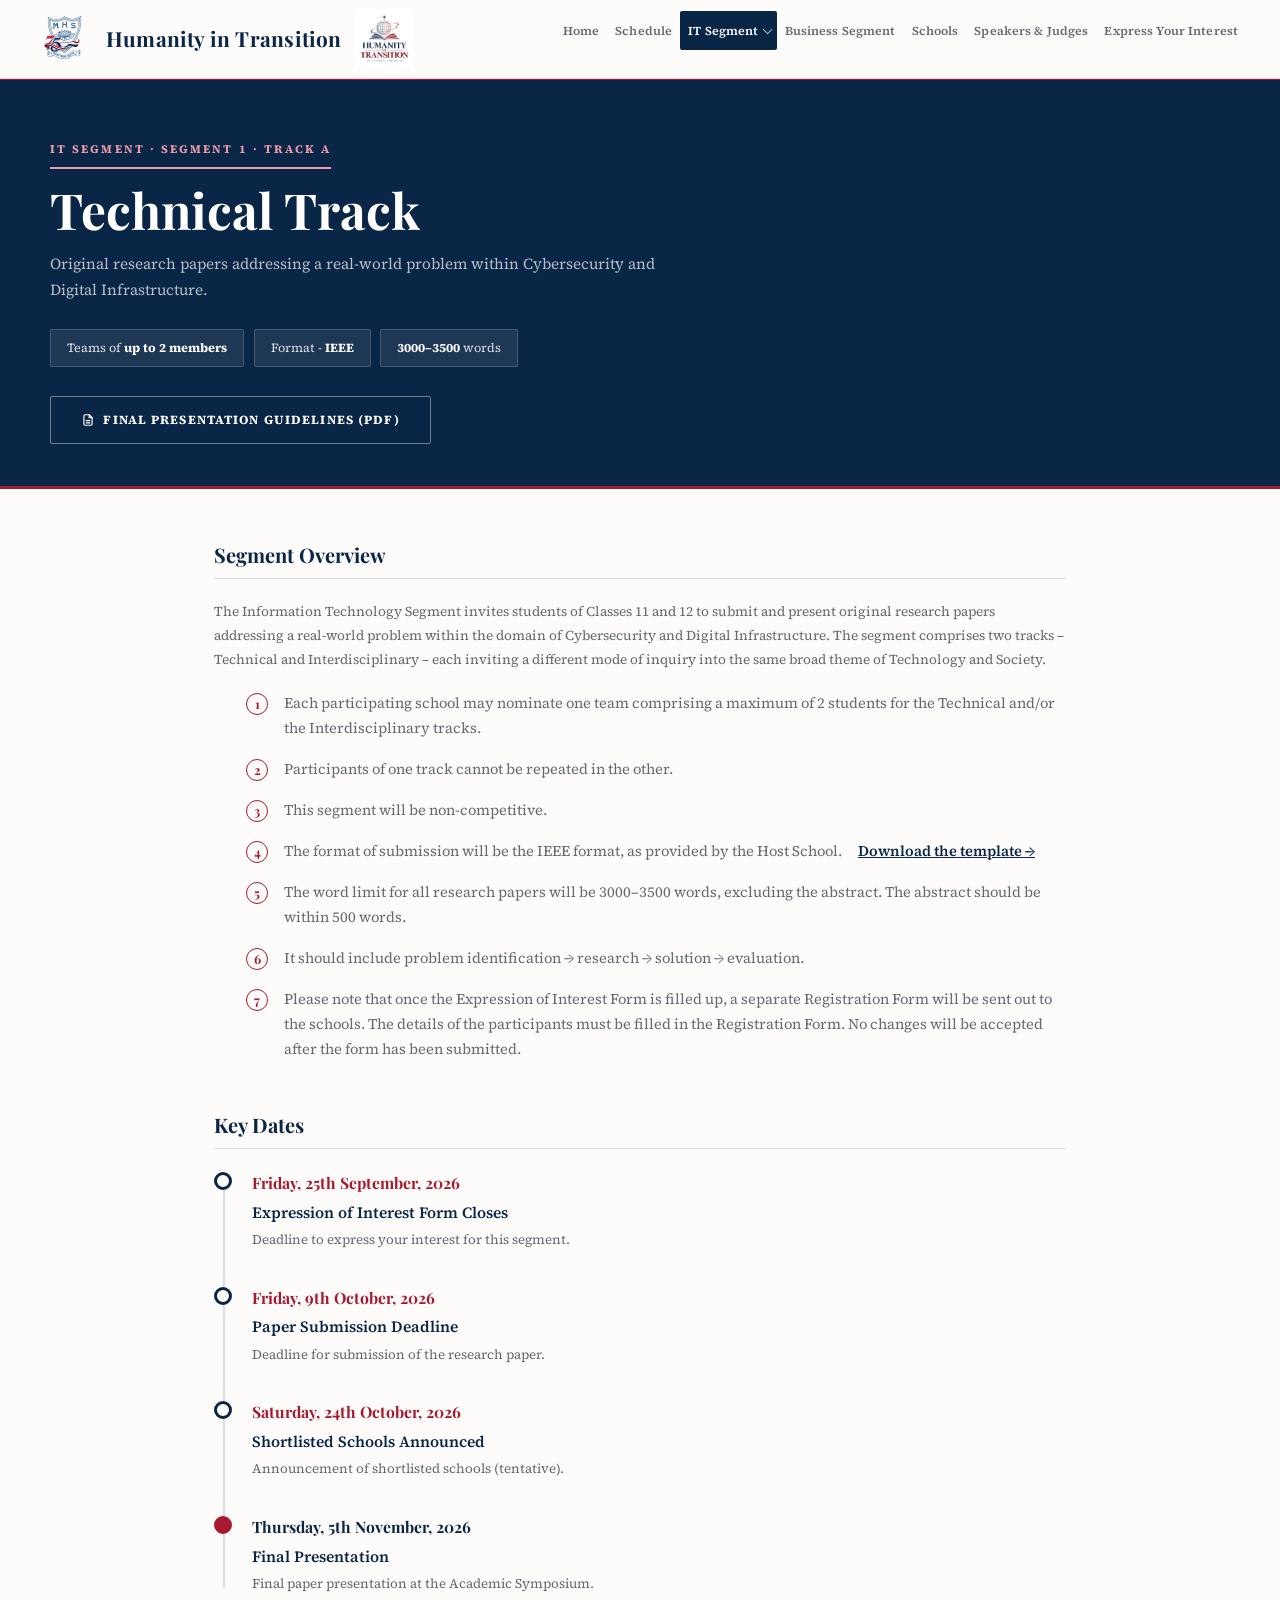
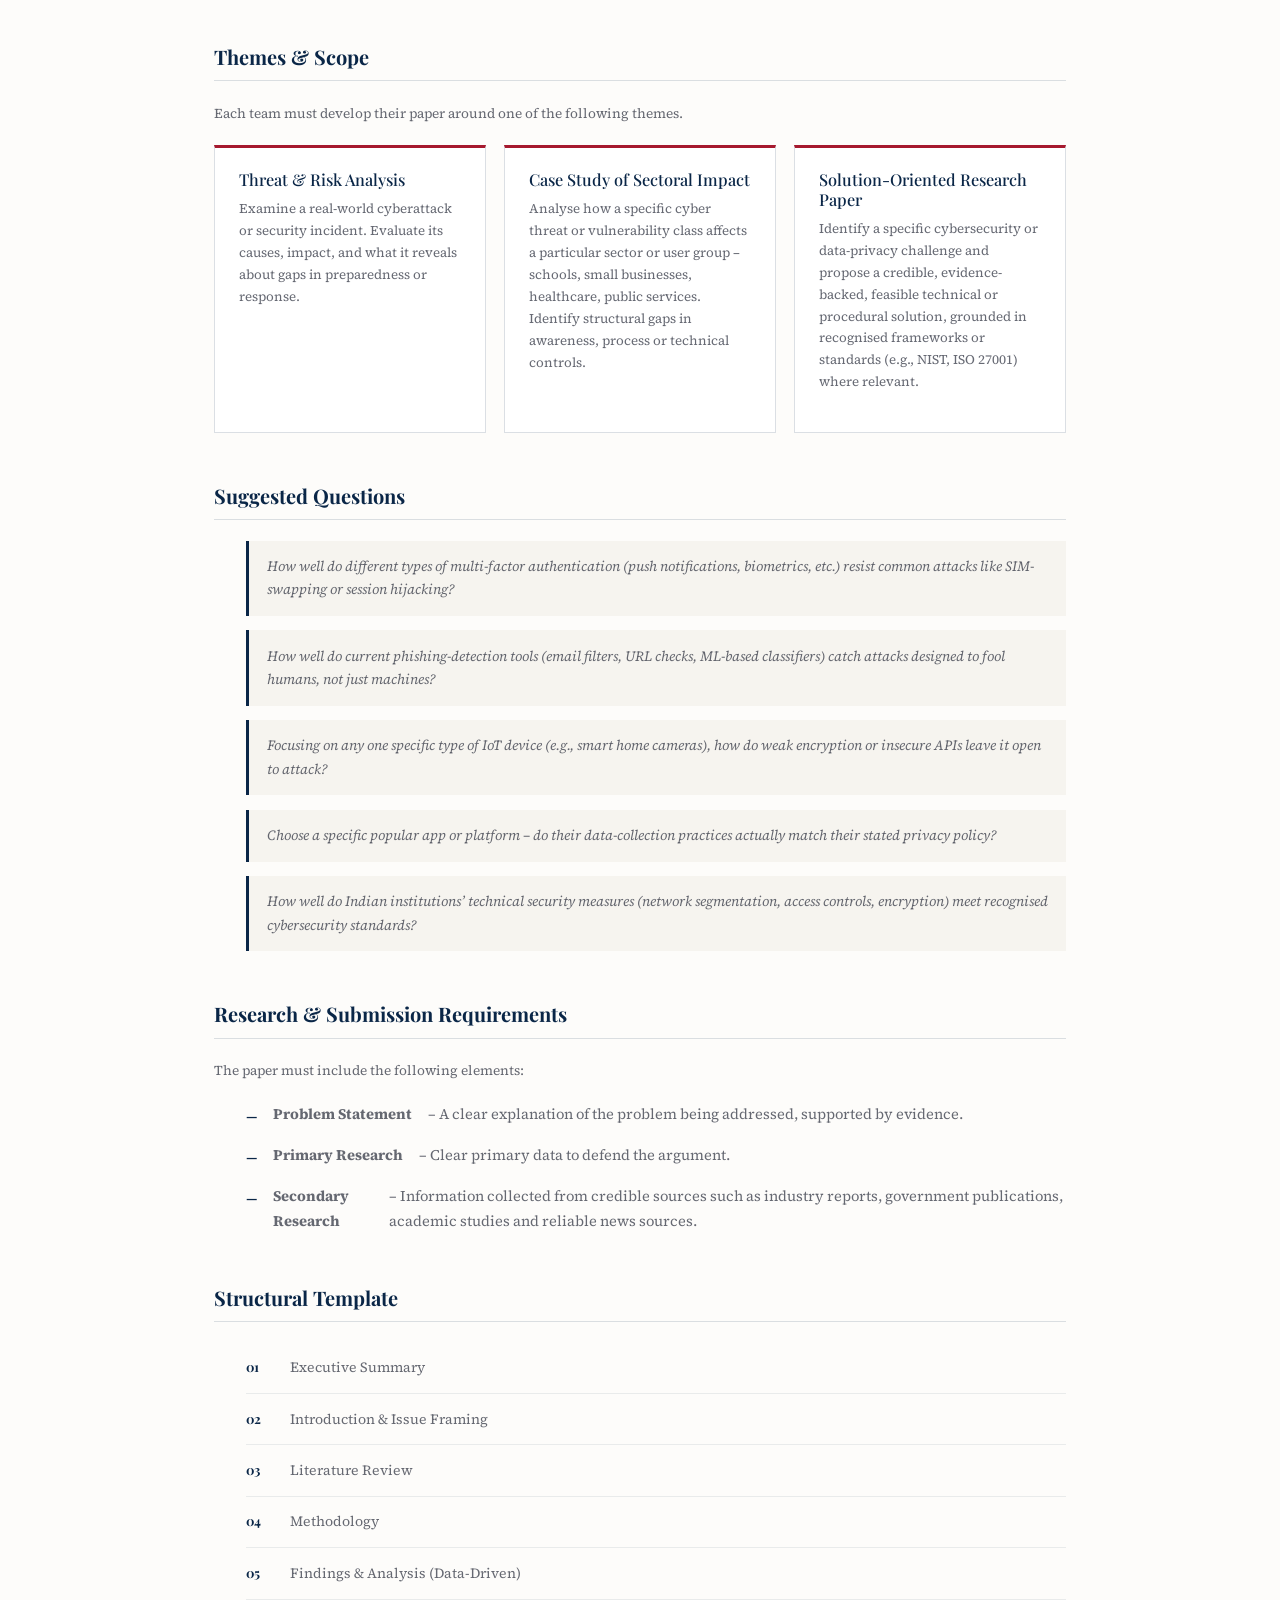
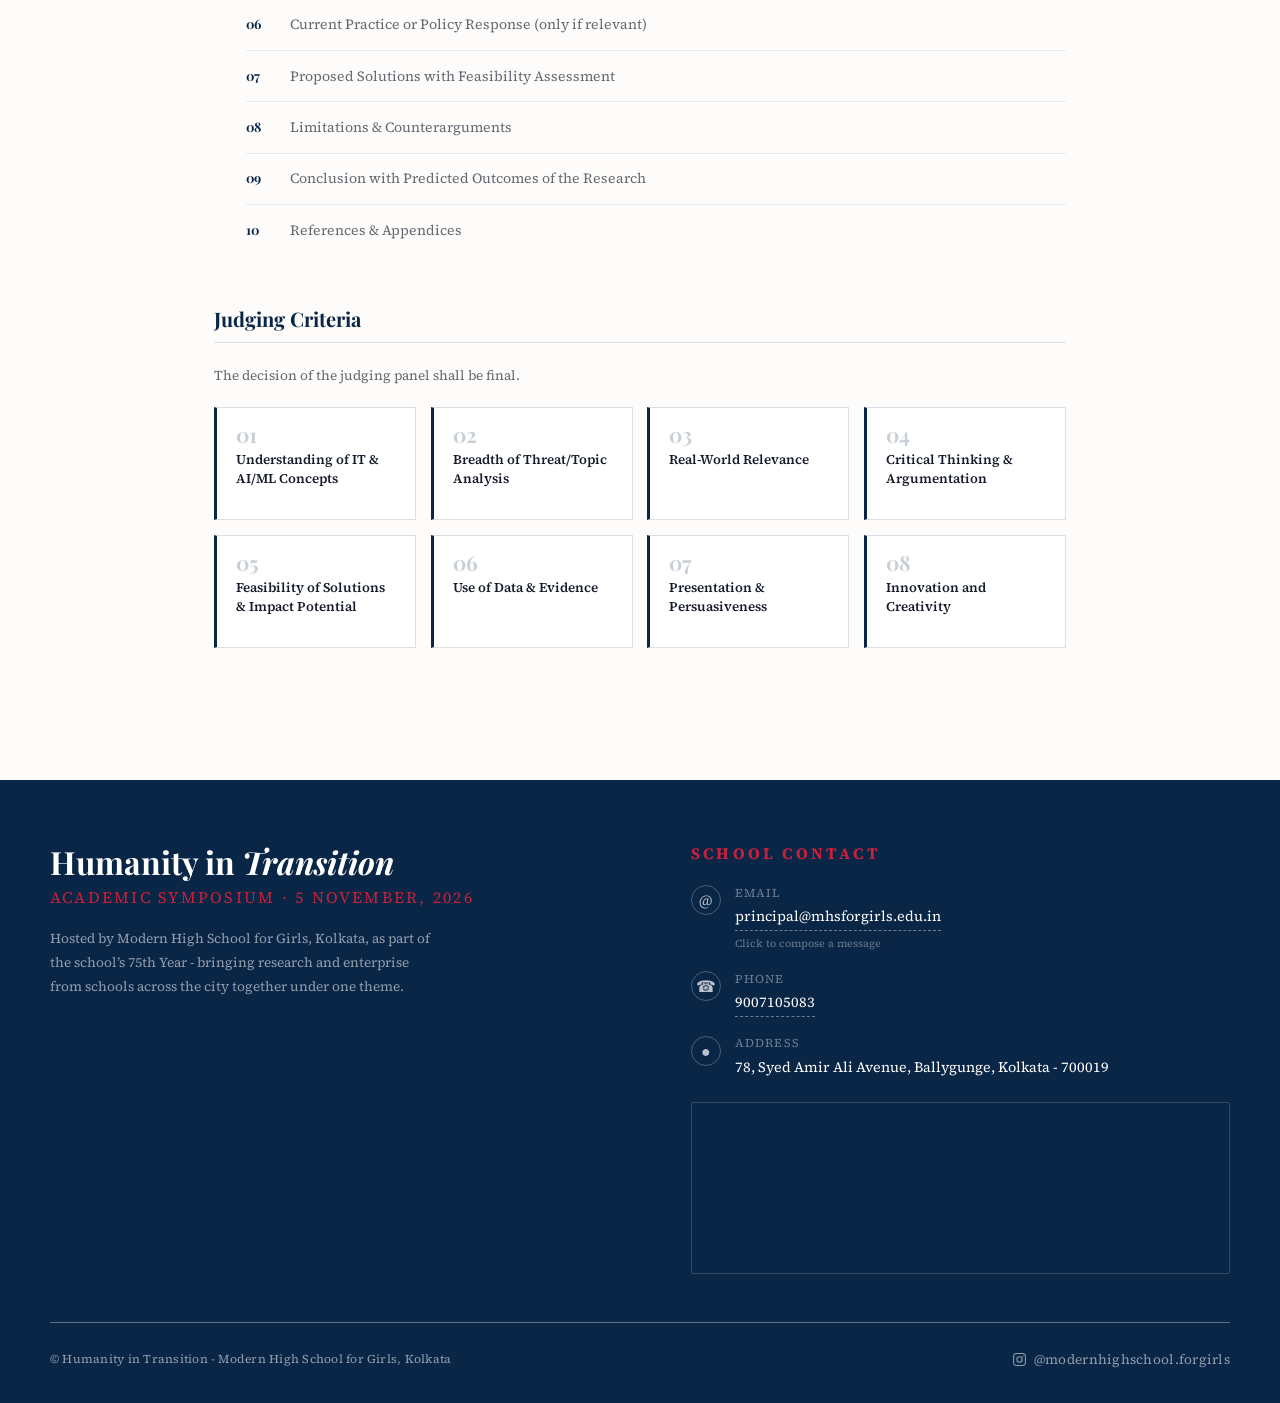
<file: it-technical.html>
<!DOCTYPE html>
<html lang="en">
<head>
  <meta charset="UTF-8">
  <meta name="viewport" content="width=device-width, initial-scale=1.0">
  <title>Technical Track — Humanity in Transition</title>
  <meta name="description" content="Humanity in Transition — an Academic Symposium hosted by Modern High School for Girls, Kolkata, for its 75th year. 5 November 2026.">
  <link rel="icon" href="assets/mhs.png">
  <link href="https://cdn.jsdelivr.net/npm/bootstrap@5.3.3/dist/css/bootstrap.min.css" rel="stylesheet">
  <link rel="preconnect" href="https://fonts.googleapis.com">
  <link rel="preconnect" href="https://fonts.gstatic.com" crossorigin>
  <link rel="stylesheet" href="style.css">
</head>
<body>
  <nav class="site-nav">
    <div class="navbar">
      <a href="index.html" class="nav-brand">
        <img src="assets/mhs.png" alt="Modern High School for Girls — 75th Year Crest" class="nav-crest">
        <div class="nav-brand-text">
          <span class="nav-event-name">Humanity in Transition</span>
        </div>
        <img src="assets/as_logo.jpeg" alt="Academic Symposium Logo" class="nav-crest">
      </a>
      <ul class="nav-links" id="navLinks">
        <li><a href="index.html" class="nav-link">Home</a></li>
        <li><a href="schedule.html" class="nav-link">Schedule</a></li>
        <li class="nav-dropdown">
          <a class="nav-link active">IT Segment <span class="nav-caret"></span></a>
          <div class="nav-dropdown-menu">
            <a href="it-technical.html">
              <span class="dd-title">Technical Track</span>
              <span class="dd-desc">Cybersecurity &amp; Digital Infrastructure</span>
            </a>
            <div class="dd-divider"></div>
            <a href="it-interdisciplinary.html">
              <span class="dd-title">Interdisciplinary Track</span>
              <span class="dd-desc">Technology &amp; Society</span>
            </a>
          </div>
        </li>
        <li><a href="business.html" class="nav-link">Business Segment</a></li>
        <li><a href="schools.html" class="nav-link">Schools</a></li>
        <li><a href="judges.html" class="nav-link">Speakers &amp; Judges</a></li>
        <li><a href="registration.html" class="nav-link">Express Your Interest</a></li>
      </ul>
      <button class="nav-toggle" id="navToggle" onclick="toggleNav()" aria-label="Toggle menu">
        <span></span><span></span><span></span>
      </button>
    </div>
  </nav>
  <div class="page-wrapper">
    <section class="page-hero">
      <div class="page-hero-inner">
        <span class="page-eyebrow">IT Segment &middot; Segment 1 &middot; Track A</span>
        <h1 class="page-title">Technical Track</h1>
        <p class="page-lede">Original research papers addressing a real-world problem within Cybersecurity and Digital Infrastructure.</p>
        <div class="page-stats">
          <!-- <span class="stat-pill">Grades <strong>11 &amp; 12</strong></span> -->
          <span class="stat-pill">Teams of <strong>up to 2 members</strong></span>
          <span class="stat-pill">Format - <strong>IEEE</strong></span>
          <span class="stat-pill"><strong>3000&ndash;3500</strong> words</span>
        </div>
        <div class="hero-btns" style="margin-top:1.8rem;">
          <!-- <a href="registration.html" class="btn btn-primary">Express your interest &rarr;</a> -->
          <a href="assets/finalpresentation_segment1.PDF" class="btn btn-outline-white" target="_blank" rel="noopener">
            <svg width="14" height="14" viewBox="0 0 24 24" fill="none" stroke="currentColor" stroke-width="2" stroke-linecap="round" stroke-linejoin="round"><path d="M14 3H7a2 2 0 0 0-2 2v14a2 2 0 0 0 2 2h10a2 2 0 0 0 2-2V8z"/><path d="M14 3v5h5"/><path d="M9 13h6"/><path d="M9 17h6"/></svg>
            Final Presentation Guidelines (PDF)
          </a>
        </div>
      </div>
    </section>

    <div class="page-content">

      <div class="content-block fade-in">
        <h3>Segment Overview</h3>
        <p class="block-note">The Information Technology Segment invites students of Classes 11 and 12 to submit and present original research papers addressing a real-world problem within the domain of Cybersecurity and Digital Infrastructure. The segment comprises two tracks &ndash; Technical and Interdisciplinary &ndash; each inviting a different mode of inquiry into the same broad theme of Technology and Society.</p>
        <ul class="rules-list">
          <li>Each participating school may nominate one team comprising a maximum of 2 students for the Technical and/or the Interdisciplinary tracks.</li>
          <li>Participants of one track cannot be repeated in the other.</li>
          <li>This segment will be non-competitive.</li>
          <li>The format of submission will be the IEEE format, as provided by the Host School. <a href="assets/ieee-format-template.pdf" download style="color:var(--navy); font-weight:600; text-decoration:underline;">Download the template &rarr;</a></li>
          <li>The word limit for all research papers will be 3000&ndash;3500 words, excluding the abstract. The abstract should be within 500 words.</li>
          <li>It should include problem identification &rarr; research &rarr; solution &rarr; evaluation.</li>
          <li>Please note that once the Expression of Interest Form is filled up, a separate Registration Form will be sent out to the schools. The details of the participants must be filled in the Registration Form. No changes will be accepted after the form has been submitted.</li>
        </ul>
      </div>

      <div class="content-block fade-in">
        <h3>Key Dates</h3>
        <div class="timeline">
          <div class="timeline-item">
            <div class="timeline-date">Friday, 25th September, 2026</div>
            <div class="timeline-title">Expression of Interest Form Closes</div>
            <div class="timeline-desc">Deadline to express your interest for this segment.</div>
          </div>
          <div class="timeline-item">
            <div class="timeline-date">Friday, 9th October, 2026</div>
            <div class="timeline-title">Paper Submission Deadline</div>
            <div class="timeline-desc">Deadline for submission of the research paper.</div>
          </div>
          <div class="timeline-item">
            <div class="timeline-date">Saturday, 24th October, 2026</div>
            <div class="timeline-title">Shortlisted Schools Announced</div>
            <div class="timeline-desc">Announcement of shortlisted schools (tentative).</div>
          </div>
          <div class="timeline-item milestone">
            <div class="timeline-date">Thursday, 5th November, 2026</div>
            <div class="timeline-title">Final Presentation</div>
            <div class="timeline-desc">Final paper presentation at the Academic Symposium.</div>
          </div>
        </div>
      </div>

      <div class="content-block fade-in">
        <h3>Themes &amp; Scope</h3>
        <p class="block-note">Each team must develop their paper around one of the following themes.</p>
        <div class="approach-grid">
          <div class="approach-card">
            <h4>Threat &amp; Risk Analysis</h4>
            <p>Examine a real-world cyberattack or security incident. Evaluate its causes, impact, and what it reveals about gaps in preparedness or response.</p>
          </div>
          <div class="approach-card">
            <h4>Case Study of Sectoral Impact</h4>
            <p>Analyse how a specific cyber threat or vulnerability class affects a particular sector or user group &ndash; schools, small businesses, healthcare, public services. Identify structural gaps in awareness, process or technical controls.</p>
          </div>
          <div class="approach-card">
            <h4>Solution-Oriented Research Paper</h4>
            <p>Identify a specific cybersecurity or data-privacy challenge and propose a credible, evidence-backed, feasible technical or procedural solution, grounded in recognised frameworks or standards (e.g., NIST, ISO 27001) where relevant.</p>
          </div>
        </div>
      </div>

      <div class="content-block fade-in">
        <h3>Suggested Questions</h3>
        <ul class="question-list">
          <li>How well do different types of multi-factor authentication (push notifications, biometrics, etc.) resist common attacks like SIM-swapping or session hijacking?</li>
          <li>How well do current phishing-detection tools (email filters, URL checks, ML-based classifiers) catch attacks designed to fool humans, not just machines?</li>
          <li>Focusing on any one specific type of IoT device (e.g., smart home cameras), how do weak encryption or insecure APIs leave it open to attack?</li>
          <li>Choose a specific popular app or platform &ndash; do their data-collection practices actually match their stated privacy policy?</li>
          <li>How well do Indian institutions&rsquo; technical security measures (network segmentation, access controls, encryption) meet recognised cybersecurity standards?</li>
        </ul>
      </div>

      <div class="content-block fade-in">
        <h3>Research &amp; Submission Requirements</h3>
        <p class="block-note">The paper must include the following elements:</p>
        <ul class="rules-list plain">
          <li><strong>Problem Statement</strong> &ndash; A clear explanation of the problem being addressed, supported by evidence.</li>
          <li><strong>Primary Research</strong> &ndash; Clear primary data to defend the argument.</li>
          <li><strong>Secondary Research</strong> &ndash; Information collected from credible sources such as industry reports, government publications, academic studies and reliable news sources.</li>
        </ul>
      </div>

      <div class="content-block fade-in">
        <h3>Structural Template</h3>
        <ol class="template-steps">
          <li>Executive Summary</li>
          <li>Introduction &amp; Issue Framing</li>
          <li>Literature Review</li>
          <li>Methodology</li>
          <li>Findings &amp; Analysis (Data-Driven)</li>
          <li>Current Practice or Policy Response (only if relevant)</li>
          <li>Proposed Solutions with Feasibility Assessment</li>
          <li>Limitations &amp; Counterarguments</li>
          <li>Conclusion with Predicted Outcomes of the Research</li>
          <li>References &amp; Appendices</li>
        </ol>
      </div>

      <div class="content-block fade-in">
        <h3>Judging Criteria</h3>
        <p class="block-note">The decision of the judging panel shall be final.</p>
        <div class="judging-grid">
          <div class="judging-item"><div class="num">01</div><p>Understanding of IT &amp; AI/ML Concepts</p></div>
          <div class="judging-item"><div class="num">02</div><p>Breadth of Threat/Topic Analysis</p></div>
          <div class="judging-item"><div class="num">03</div><p>Real-World Relevance</p></div>
          <div class="judging-item"><div class="num">04</div><p>Critical Thinking &amp; Argumentation</p></div>
          <div class="judging-item"><div class="num">05</div><p>Feasibility of Solutions &amp; Impact Potential</p></div>
          <div class="judging-item"><div class="num">06</div><p>Use of Data &amp; Evidence</p></div>
          <div class="judging-item"><div class="num">07</div><p>Presentation &amp; Persuasiveness</p></div>
          <div class="judging-item"><div class="num">08</div><p>Innovation and Creativity</p></div>
        </div>
      </div>

      <!-- <div class="content-block fade-in" style="margin-bottom:0;">
        <h3>Submit a Paper</h3>
        <p class="block-note">Papers are due by Friday, 9th October, 2026. See the full timeline and submission details on the Registration page, or grab the IEEE format template below.</p>
        <div class="hero-btns" style="justify-content:flex-start;">
          <a href="registration.html" class="btn btn-navy">View Timeline &amp; Registration &rarr;</a>
          <a href="assets/ieee-format-template.pdf" class="btn btn-outline" download>
            <svg width="14" height="14" viewBox="0 0 24 24" fill="none" stroke="currentColor" stroke-width="2" stroke-linecap="round" stroke-linejoin="round"><path d="M12 3v12"/><path d="M7 10l5 5 5-5"/><path d="M4 19h16"/></svg>
            Download IEEE Format
          </a>
        </div>
      </div> -->

    </div>

  <footer class="site-footer">
    <div class="footer-inner">
      <div>
        <div class="footer-brand">
          <div>
            <div class="footer-event-name">Humanity in <i>Transition</i></div>
            <div class="footer-event-sub">Academic Symposium &middot; 5 November, 2026</div>
          </div>
        </div>
        <p class="footer-desc">Hosted by Modern High School for Girls, Kolkata, as part of the school&rsquo;s 75th Year - bringing research and enterprise from schools across the city together under one theme.</p>
        <!-- <p class="footer-social-line">Read the <a href="assets/humanity-in-transition-concept-note.pdf" target="_blank" rel="noopener">concept note</a>.</p> -->
      </div>
      <div class="footer-contact">
        <h4>School Contact</h4>
        <div class="contact-rows">
          <div class="contact-row">
            <span class="contact-icon">@</span>
            <div class="contact-body">
              <span class="contact-label">Email</span>
              <a href="mailto:principal@mhsforgirls.edu.in?subject=Humanity%20in%20Transition%20%E2%80%94%20Enquiry" class="contact-value link">principal@mhsforgirls.edu.in</a>
              <span class="contact-hint">Click to compose a message</span>
            </div>
          </div>
          <div class="contact-row">
            <span class="contact-icon">&#9742;</span>
            <div class="contact-body">
              <span class="contact-label">Phone</span>
              <a href="tel:+913322875326" class="contact-value link">9007105083</a>
            </div>
          </div>
          <div class="contact-row">
            <span class="contact-icon">&#9679;</span>
            <div class="contact-body">
              <span class="contact-label">Address</span>
              <span class="contact-value">78, Syed Amir Ali Avenue, Ballygunge, Kolkata - 700019</span>
            </div>
          </div>
        </div>
        <div class="footer-map">
          <iframe src="https://www.google.com/maps?q=Modern+High+School+for+Girls,+78+Syed+Amir+Ali+Avenue,+Ballygunge,+Kolkata,+700019&output=embed" loading="lazy" referrerpolicy="no-referrer-when-downgrade" title="Modern High School for Girls location map"></iframe>
        </div>
      </div>
    </div>
    <div class="footer-bottom">
      <span class="footer-copy">&copy; Humanity in Transition - Modern High School for Girls, Kolkata</span>
      <a href="https://www.instagram.com/modernhighschool.forgirls/" target="_blank" rel="noopener" class="footer-handle">
        <svg class="insta-icon" viewBox="0 0 24 24" fill="none" stroke="currentColor" stroke-width="1.7">
          <rect x="2.5" y="2.5" width="19" height="19" rx="5"/>
          <circle cx="12" cy="12" r="4.3"/>
          <circle cx="17.4" cy="6.6" r="1.1" fill="currentColor" stroke="none"/>
        </svg>
        @modernhighschool.forgirls
      </a>
    </div>
  </footer>
  </div>
  <script src="https://cdn.jsdelivr.net/npm/bootstrap@5.3.3/dist/js/bootstrap.bundle.min.js"></script>
  <script src="common.js"></script>
</body>
</html>
</file>
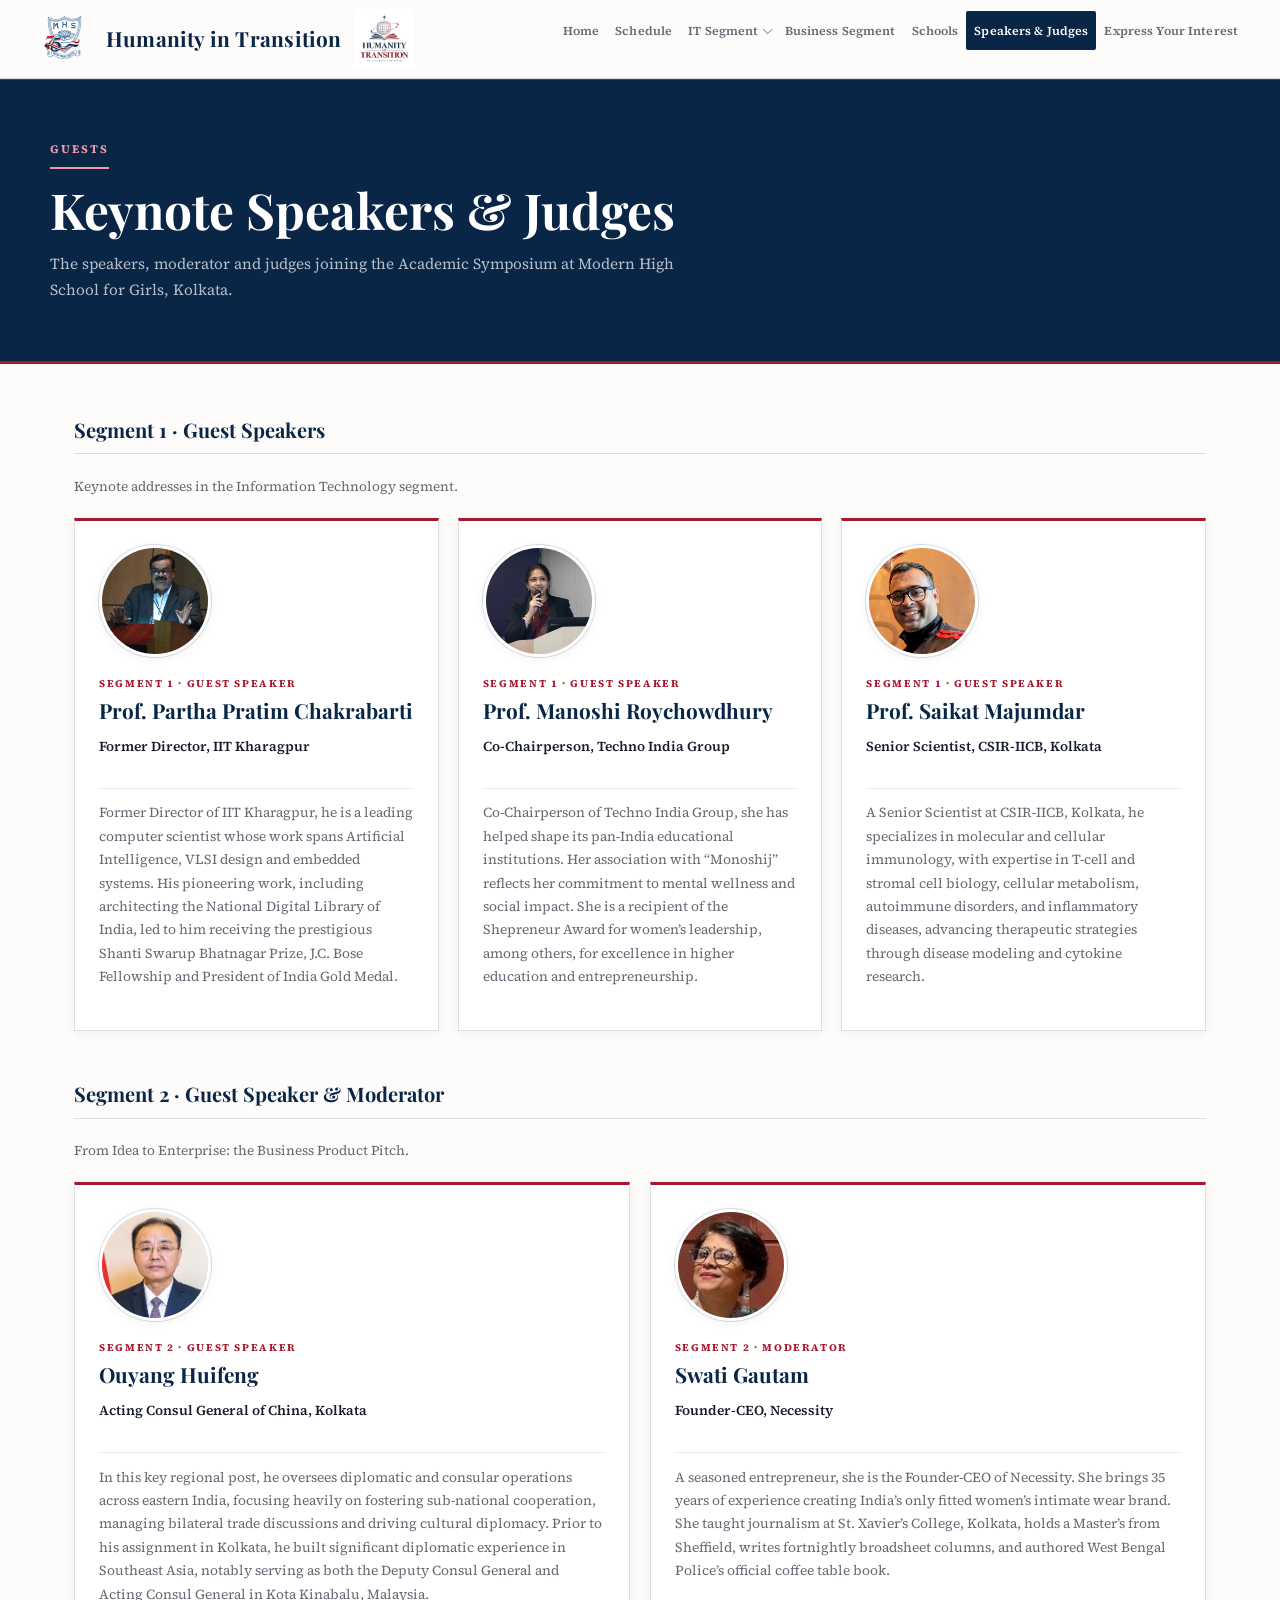
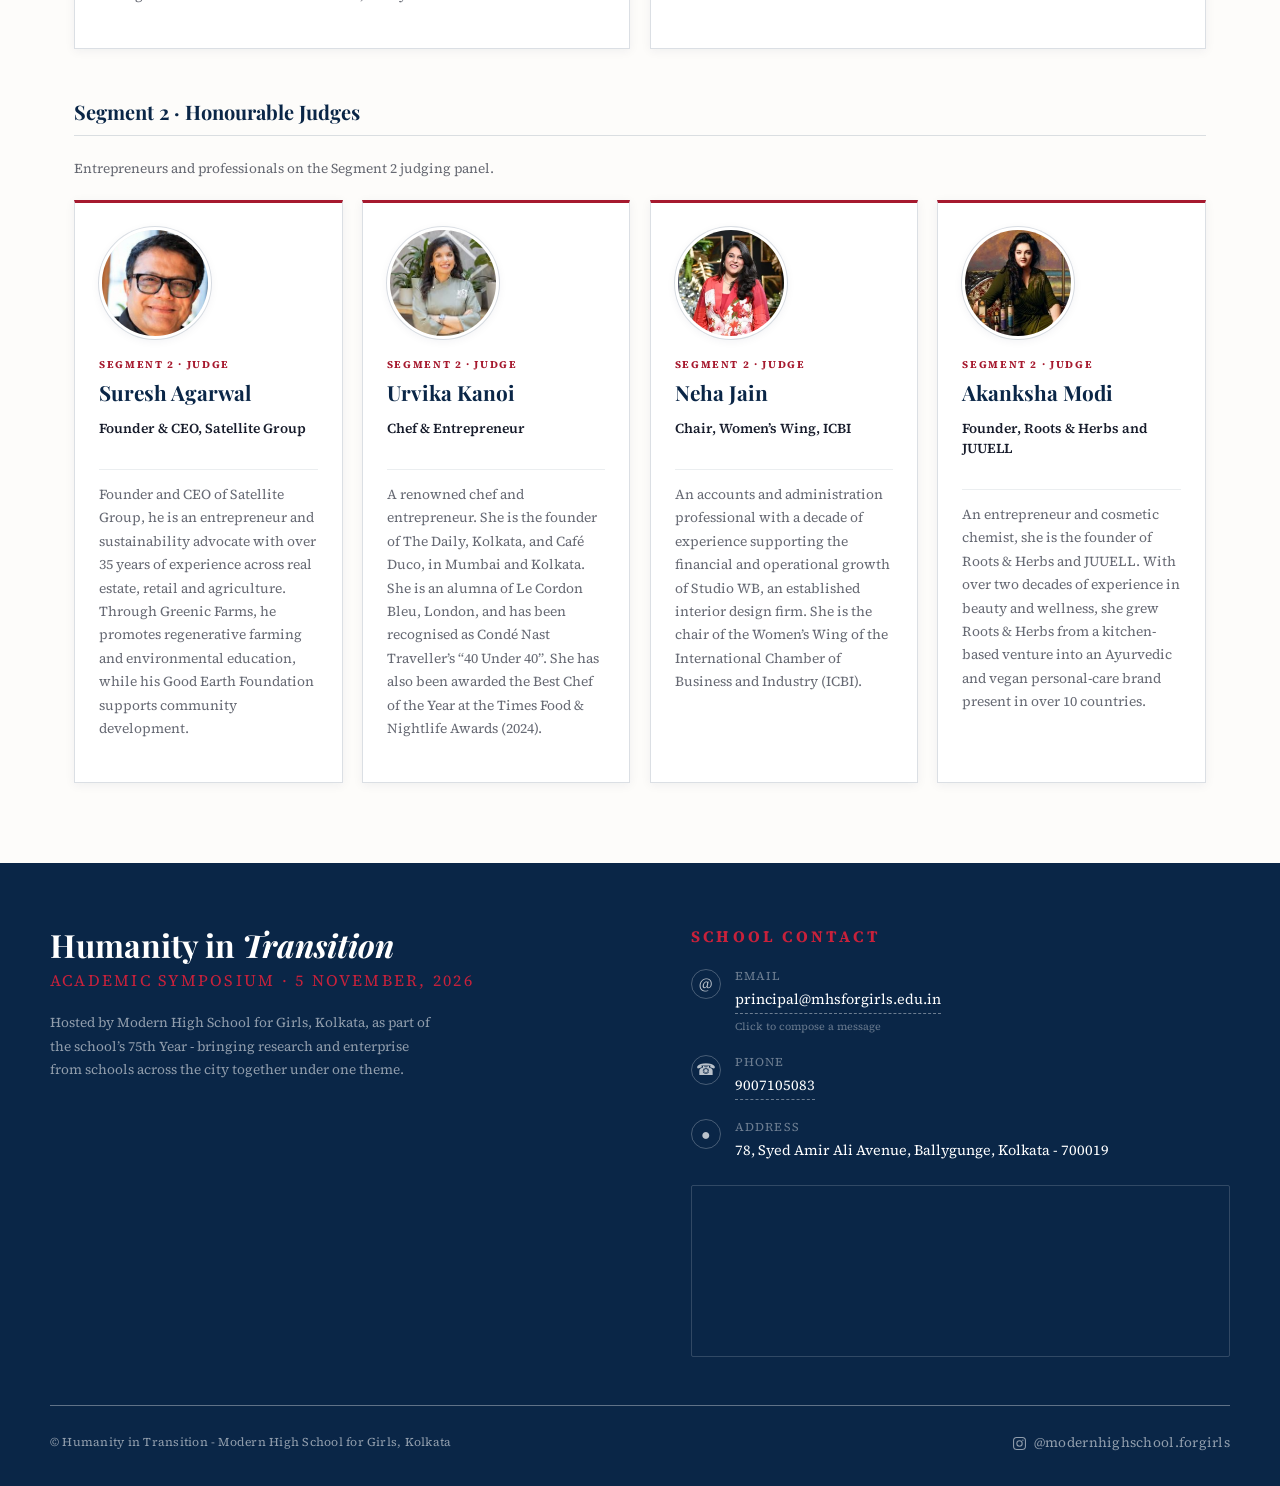
<file: judges.html>
<!DOCTYPE html>
<html lang="en">
<head>
  <meta charset="UTF-8">
  <meta name="viewport" content="width=device-width, initial-scale=1.0">
  <title>Speakers &amp; Judges — Humanity in Transition</title>
  <meta name="description" content="Keynote speakers, moderator and judges at Humanity in Transition — an Academic Symposium hosted by Modern High School for Girls, Kolkata. 5 November 2026.">
  <link rel="icon" href="assets/mhs.png">
  <link href="https://cdn.jsdelivr.net/npm/bootstrap@5.3.3/dist/css/bootstrap.min.css" rel="stylesheet">
  <link rel="preconnect" href="https://fonts.googleapis.com">
  <link rel="preconnect" href="https://fonts.gstatic.com" crossorigin>
  <link rel="stylesheet" href="style.css">
</head>
<body class="page-speakers">
  <nav class="site-nav">
    <div class="navbar">
      <a href="index.html" class="nav-brand">
        <img src="assets/mhs.png" alt="Modern High School for Girls — 75th Year Crest" class="nav-crest">
        <div class="nav-brand-text">
          <span class="nav-event-name">Humanity in Transition</span>
        </div>
        <img src="assets/as_logo.jpeg" alt="Academic Symposium Logo" class="nav-crest">
      </a>
      <ul class="nav-links" id="navLinks">
        <li><a href="index.html" class="nav-link">Home</a></li>
        <li><a href="schedule.html" class="nav-link">Schedule</a></li>
        <li class="nav-dropdown">
          <a class="nav-link">IT Segment <span class="nav-caret"></span></a>
          <div class="nav-dropdown-menu">
            <a href="it-technical.html">
              <span class="dd-title">Technical Track</span>
              <span class="dd-desc">Cybersecurity &amp; Digital Infrastructure</span>
            </a>
            <div class="dd-divider"></div>
            <a href="it-interdisciplinary.html">
              <span class="dd-title">Interdisciplinary Track</span>
              <span class="dd-desc">Technology &amp; Society</span>
            </a>
          </div>
        </li>
        <li><a href="business.html" class="nav-link">Business Segment</a></li>
        <li><a href="schools.html" class="nav-link">Schools</a></li>
        <li><a href="judges.html" class="nav-link active">Speakers &amp; Judges</a></li>
        <li><a href="registration.html" class="nav-link">Express Your Interest</a></li>
      </ul>
      <button class="nav-toggle" id="navToggle" onclick="toggleNav()" aria-label="Toggle menu">
        <span></span><span></span><span></span>
      </button>
    </div>
  </nav>
  <div class="page-wrapper">
    <section class="page-hero">
      <div class="page-hero-inner">
        <span class="page-eyebrow">Guests</span>
        <h1 class="page-title">Keynote Speakers &amp; Judges</h1>
        <p class="page-lede">The speakers, moderator and judges joining the Academic Symposium at Modern High School for Girls, Kolkata.</p>
      </div>
    </section>

    <div class="page-content wide">

      <div class="content-block">
        <h3>Segment 1 &middot; Guest Speakers</h3>
        <p class="block-note">Keynote addresses in the Information Technology segment.</p>
        <div class="speaker-grid">
          <article class="speaker-card fade-in accent-red">
            <div class="speaker-photo"><img src="judges/ppc.jpg" alt="Portrait of Prof. Partha Pratim Chakrabarti" loading="lazy" width="640" height="800"></div>
            <div class="speaker-body">
              <span class="speaker-tag">Segment 1 &middot; Guest Speaker</span>
              <h4 class="speaker-name">Prof. Partha Pratim Chakrabarti</h4>
              <p class="speaker-role">Former Director, IIT Kharagpur</p>
              <p class="speaker-bio">Former Director of IIT Kharagpur, he is a leading computer scientist whose work spans Artificial Intelligence, VLSI design and embedded systems. His pioneering work, including architecting the National Digital Library of India, led to him receiving the prestigious Shanti Swarup Bhatnagar Prize, J.C. Bose Fellowship and President of India Gold Medal.</p>
            </div>
          </article>
          <article class="speaker-card fade-in accent-red">
            <div class="speaker-photo"><img src="judges/mrc.jpg" alt="Portrait of Prof. Manoshi Roychowdhury" loading="lazy" width="640" height="800"></div>
            <div class="speaker-body">
              <span class="speaker-tag">Segment 1 &middot; Guest Speaker</span>
              <h4 class="speaker-name">Prof. Manoshi Roychowdhury</h4>
              <p class="speaker-role">Co-Chairperson, Techno India Group</p>
              <p class="speaker-bio">Co-Chairperson of Techno India Group, she has helped shape its pan-India educational institutions. Her association with “Monoshij” reflects her commitment to mental wellness and social impact. She is a recipient of the Shepreneur Award for women’s leadership, among others, for excellence in higher education and entrepreneurship.</p>
            </div>
          </article>
          <article class="speaker-card fade-in accent-red">
            <div class="speaker-photo"><img src="judges/saikat.jpg" alt="Portrait of Prof. Saikat Majumdar" loading="lazy" width="640" height="800"></div>
            <div class="speaker-body">
              <span class="speaker-tag">Segment 1 &middot; Guest Speaker</span>
              <h4 class="speaker-name">Prof. Saikat Majumdar</h4>
              <p class="speaker-role">Senior Scientist, CSIR-IICB, Kolkata</p>
              <p class="speaker-bio">A Senior Scientist at CSIR-IICB, Kolkata, he specializes in molecular and cellular immunology, with expertise in T-cell and stromal cell biology, cellular metabolism, autoimmune disorders, and inflammatory diseases, advancing therapeutic strategies through disease modeling and cytokine research.</p>
            </div>
          </article>
        </div>
      </div>

      <div class="content-block">
        <h3>Segment 2 &middot; Guest Speaker &amp; Moderator</h3>
        <p class="block-note">From Idea to Enterprise: the Business Product Pitch.</p>
        <div class="speaker-grid">
          <article class="speaker-card fade-in accent-red">
            <div class="speaker-photo"><img src="judges/ouyang.jpg" alt="Portrait of Ouyang Huifeng" loading="lazy" width="640" height="800"></div>
            <div class="speaker-body">
              <span class="speaker-tag">Segment 2 &middot; Guest Speaker</span>
              <h4 class="speaker-name">Ouyang Huifeng</h4>
              <p class="speaker-role">Acting Consul General of China, Kolkata</p>
              <p class="speaker-bio">In this key regional post, he oversees diplomatic and consular operations across eastern India, focusing heavily on fostering sub-national cooperation, managing bilateral trade discussions and driving cultural diplomacy.
Prior to his assignment in Kolkata, he built significant diplomatic experience in Southeast Asia, notably serving as both the Deputy Consul General and Acting Consul General in Kota Kinabalu, Malaysia.</p>
            </div>
          </article>
          <article class="speaker-card fade-in accent-red">
            <div class="speaker-photo"><img src="judges/swati.jpg" alt="Portrait of Swati Gautam" loading="lazy" width="640" height="800"></div>
            <div class="speaker-body">
              <span class="speaker-tag">Segment 2 &middot; Moderator</span>
              <h4 class="speaker-name">Swati Gautam</h4>
              <p class="speaker-role">Founder-CEO, Necessity</p>
              <p class="speaker-bio">A seasoned entrepreneur, she is the Founder-CEO of Necessity. She brings 35 years of experience creating India’s only fitted women’s intimate wear brand. She taught journalism at St. Xavier’s College, Kolkata, holds a Master’s from Sheffield, writes fortnightly broadsheet columns, and authored West Bengal Police’s official coffee table book.</p>
            </div>
          </article>
        </div>
      </div>

      <div class="content-block" style="margin-bottom:0;">
        <h3>Segment 2 &middot; Honourable Judges</h3>
        <p class="block-note">Entrepreneurs and professionals on the Segment 2 judging panel.</p>
        <div class="speaker-grid judges">
          <article class="speaker-card fade-in accent-red">
            <div class="speaker-photo"><img src="judges/suresh.png" alt="Portrait of Suresh Agarwal" loading="lazy" width="640" height="800"></div>
            <div class="speaker-body">
              <span class="speaker-tag">Segment 2 &middot; Judge</span>
              <h4 class="speaker-name">Suresh Agarwal</h4>
              <p class="speaker-role">Founder &amp; CEO, Satellite Group</p>
              <p class="speaker-bio">Founder and CEO of Satellite Group, he is an entrepreneur and sustainability advocate with over 35 years of experience across real estate, retail and agriculture. Through Greenic Farms, he promotes regenerative farming and environmental education, while his Good Earth Foundation supports community development.</p>
            </div>
          </article>
          <article class="speaker-card fade-in accent-red">
            <div class="speaker-photo"><img src="judges/urvika.jpg" alt="Portrait of Urvika Kanoi" loading="lazy" width="640" height="800"></div>
            <div class="speaker-body">
              <span class="speaker-tag">Segment 2 &middot; Judge</span>
              <h4 class="speaker-name">Urvika Kanoi</h4>
              <p class="speaker-role">Chef &amp; Entrepreneur</p>
              <p class="speaker-bio">A renowned chef and entrepreneur. She is the founder of The Daily, Kolkata, and Café Duco, in Mumbai and Kolkata. She is an alumna of Le Cordon Bleu, London, and has been recognised as Condé Nast Traveller’s “40 Under 40”. She has also been awarded the Best Chef of the Year at the Times Food &amp; Nightlife Awards (2024).</p>
            </div>
          </article>
          <article class="speaker-card fade-in accent-red">
            <div class="speaker-photo"><img src="judges/neha.png" alt="Portrait of Neha Jain" loading="lazy" width="640" height="800"></div>
            <div class="speaker-body">
              <span class="speaker-tag">Segment 2 &middot; Judge</span>
              <h4 class="speaker-name">Neha Jain</h4>
              <p class="speaker-role">Chair, Women’s Wing, ICBI</p>
              <p class="speaker-bio">An accounts and administration professional with a decade of experience supporting the financial and operational growth of Studio WB, an established interior design firm. She is the chair of the Women’s Wing of the International Chamber of Business and Industry (ICBI).</p>
            </div>
          </article>
          <article class="speaker-card fade-in accent-red">
            <div class="speaker-photo"><img src="judges/modi.jpg" alt="Portrait of Akanksha Modi" loading="lazy" width="640" height="800"></div>
            <div class="speaker-body">
              <span class="speaker-tag">Segment 2 &middot; Judge</span>
              <h4 class="speaker-name">Akanksha Modi</h4>
              <p class="speaker-role">Founder, Roots &amp; Herbs and JUUELL</p>
              <p class="speaker-bio">An entrepreneur and cosmetic chemist, she is the founder of Roots &amp; Herbs and JUUELL. With over two decades of experience in beauty and wellness, she grew Roots &amp; Herbs from a kitchen-based venture into an Ayurvedic and vegan personal-care brand present in over 10 countries.</p>
            </div>
          </article>
        </div>
      </div>

    </div>

  <footer class="site-footer">
    <div class="footer-inner">
      <div>
        <div class="footer-brand">
          <div>
            <div class="footer-event-name">Humanity in <i>Transition</i></div>
            <div class="footer-event-sub">Academic Symposium &middot; 5 November, 2026</div>
          </div>
        </div>
        <p class="footer-desc">Hosted by Modern High School for Girls, Kolkata, as part of the school&rsquo;s 75th Year - bringing research and enterprise from schools across the city together under one theme.</p>
        <!-- <p class="footer-social-line">Read the <a href="assets/humanity-in-transition-concept-note.pdf" target="_blank" rel="noopener">concept note</a>.</p> -->
      </div>
      <div class="footer-contact">
        <h4>School Contact</h4>
        <div class="contact-rows">
          <div class="contact-row">
            <span class="contact-icon">@</span>
            <div class="contact-body">
              <span class="contact-label">Email</span>
              <a href="mailto:principal@mhsforgirls.edu.in?subject=Humanity%20in%20Transition%20%E2%80%94%20Enquiry" class="contact-value link">principal@mhsforgirls.edu.in</a>
              <span class="contact-hint">Click to compose a message</span>
            </div>
          </div>
          <div class="contact-row">
            <span class="contact-icon">&#9742;</span>
            <div class="contact-body">
              <span class="contact-label">Phone</span>
              <a href="tel:+913322875326" class="contact-value link">9007105083</a>
            </div>
          </div>
          <div class="contact-row">
            <span class="contact-icon">&#9679;</span>
            <div class="contact-body">
              <span class="contact-label">Address</span>
              <span class="contact-value">78, Syed Amir Ali Avenue, Ballygunge, Kolkata - 700019</span>
            </div>
          </div>
        </div>
        <div class="footer-map">
          <iframe src="https://www.google.com/maps?q=Modern+High+School+for+Girls,+78+Syed+Amir+Ali+Avenue,+Ballygunge,+Kolkata,+700019&output=embed" loading="lazy" referrerpolicy="no-referrer-when-downgrade" title="Modern High School for Girls location map"></iframe>
        </div>
      </div>
    </div>
    <div class="footer-bottom">
      <span class="footer-copy">&copy; Humanity in Transition - Modern High School for Girls, Kolkata</span>
      <a href="https://www.instagram.com/modernhighschool.forgirls/" target="_blank" rel="noopener" class="footer-handle">
        <svg class="insta-icon" viewBox="0 0 24 24" fill="none" stroke="currentColor" stroke-width="1.7">
          <rect x="2.5" y="2.5" width="19" height="19" rx="5"/>
          <circle cx="12" cy="12" r="4.3"/>
          <circle cx="17.4" cy="6.6" r="1.1" fill="currentColor" stroke="none"/>
        </svg>
        @modernhighschool.forgirls
      </a>
    </div>
  </footer>
  </div>
  <script src="https://cdn.jsdelivr.net/npm/bootstrap@5.3.3/dist/js/bootstrap.bundle.min.js"></script>
  <script src="common.js"></script>
</body>
</html>
</file>
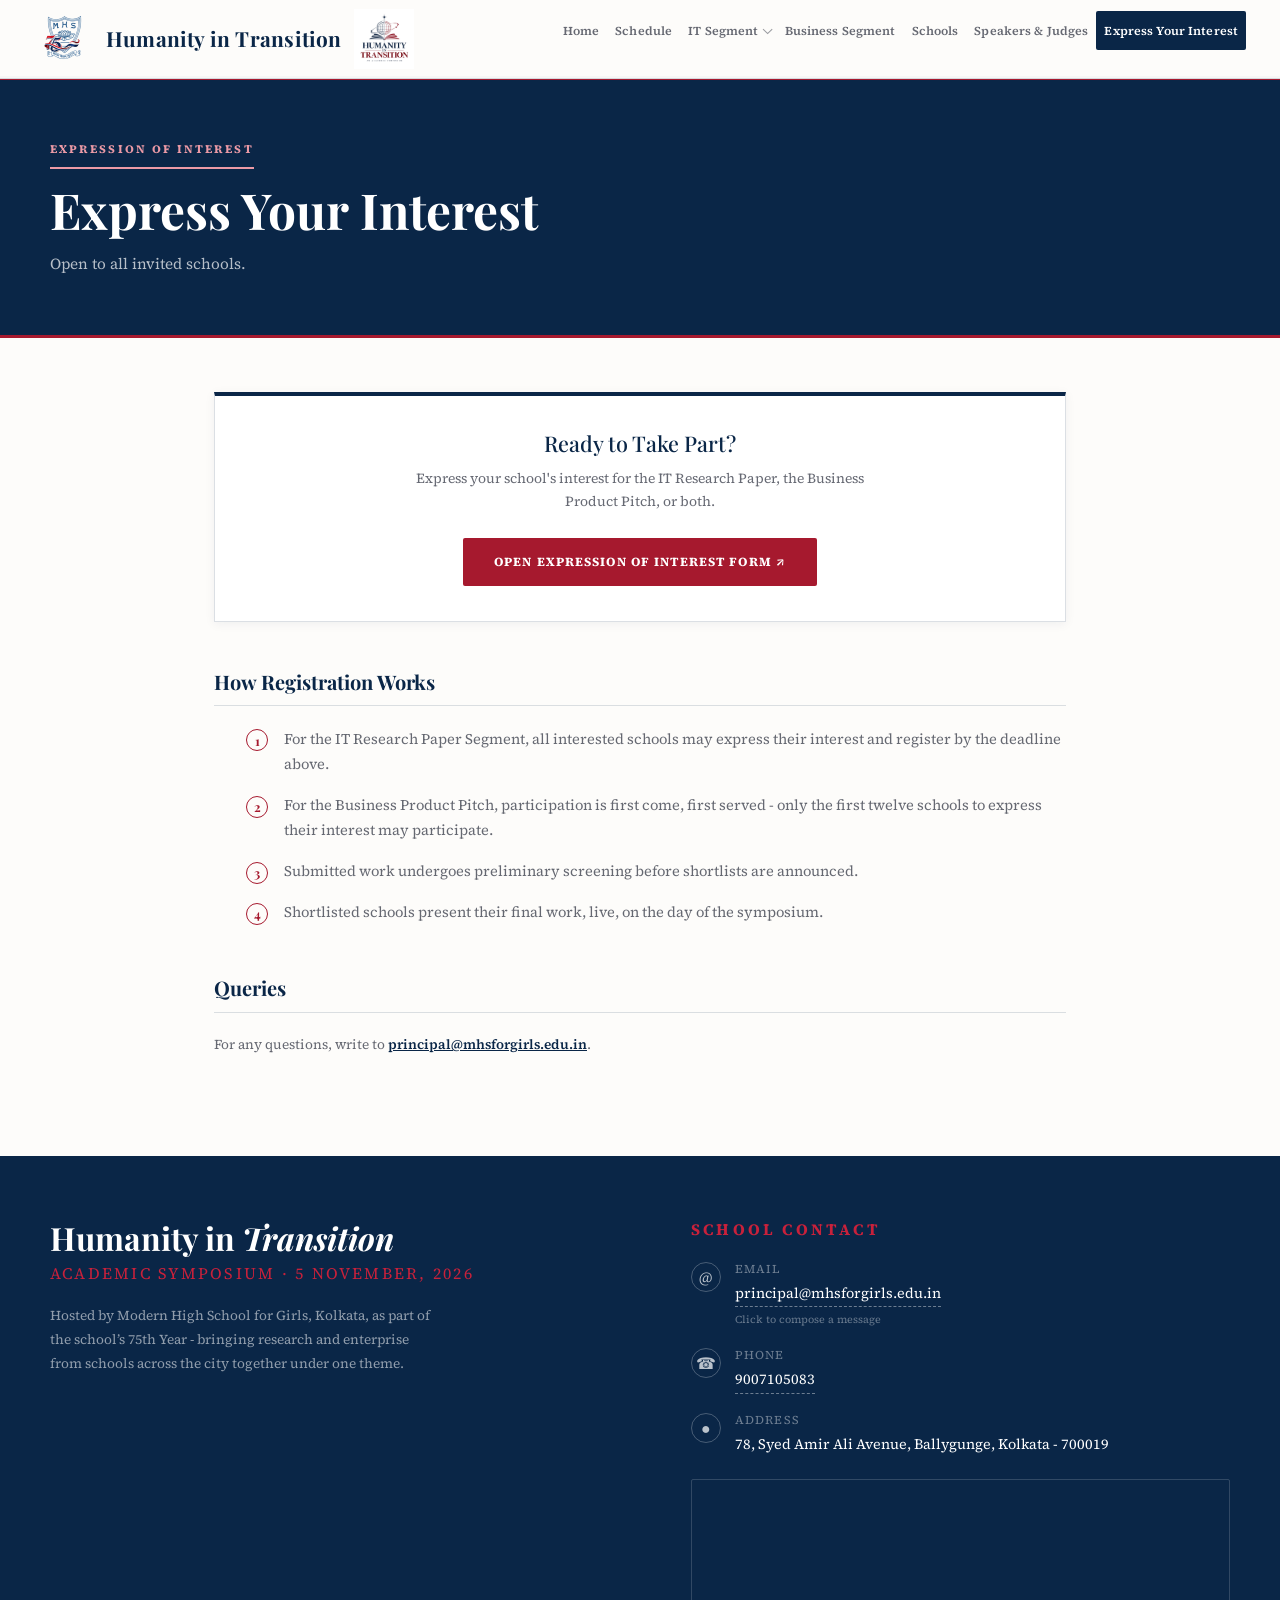
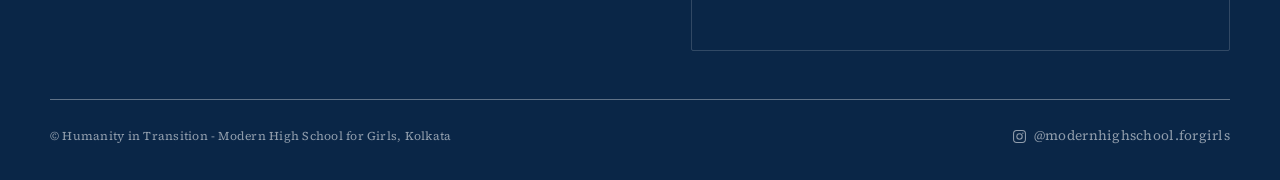
<file: registration.html>
<!DOCTYPE html>
<html lang="en">
<head>
  <meta charset="UTF-8">
  <meta name="viewport" content="width=device-width, initial-scale=1.0">
  <title>Registration — Humanity in Transition</title>
  <meta name="description" content="Humanity in Transition — an Academic Symposium hosted by Modern High School for Girls, Kolkata, for its 75th year. 5 November 2026.">
  <link rel="icon" href="assets/mhs.png">
  <link href="https://cdn.jsdelivr.net/npm/bootstrap@5.3.3/dist/css/bootstrap.min.css" rel="stylesheet">
  <link rel="preconnect" href="https://fonts.googleapis.com">
  <link rel="preconnect" href="https://fonts.gstatic.com" crossorigin>
  <link rel="stylesheet" href="style.css">
</head>
<body>
  <nav class="site-nav">
    <div class="navbar">
      <a href="index.html" class="nav-brand">
        <img src="assets/mhs.png" alt="Modern High School for Girls — 75th Year Crest" class="nav-crest">
        <div class="nav-brand-text">
          <span class="nav-event-name">Humanity in Transition</span>
        </div>
        <img src="assets/as_logo.jpeg" alt="Academic Symposium Logo" class="nav-crest">
      </a>
      <ul class="nav-links" id="navLinks">
        <li><a href="index.html" class="nav-link">Home</a></li>
        <li><a href="schedule.html" class="nav-link">Schedule</a></li>
        <li class="nav-dropdown">
          <a class="nav-link">IT Segment <span class="nav-caret"></span></a>
          <div class="nav-dropdown-menu">
            <a href="it-technical.html">
              <span class="dd-title">Technical Track</span>
              <span class="dd-desc">Cybersecurity &amp; Digital Infrastructure</span>
            </a>
            <div class="dd-divider"></div>
            <a href="it-interdisciplinary.html">
              <span class="dd-title">Interdisciplinary Track</span>
              <span class="dd-desc">Technology &amp; Society</span>
            </a>
          </div>
        </li>
        <li><a href="business.html" class="nav-link">Business Segment</a></li>
        <li><a href="schools.html" class="nav-link">Schools</a></li>
        <li><a href="judges.html" class="nav-link">Speakers &amp; Judges</a></li>
        <li><a href="registration.html" class="nav-link active">Express Your Interest</a></li>
      </ul>
      <button class="nav-toggle" id="navToggle" onclick="toggleNav()" aria-label="Toggle menu">
        <span></span><span></span><span></span>
      </button>
    </div>
  </nav>
  <div class="page-wrapper">
    <section class="page-hero">
      <div class="page-hero-inner">
        <!-- <a href="index.html" class="back-link">&larr; Back to Home</a> -->
        <span class="page-eyebrow">EXPRESSION OF INTEREST</span>
        <h1 class="page-title">Express Your Interest</h1>
        <p class="page-lede">Open to all invited schools.</p>
      </div>
    </section>

    <div class="page-content">

      <div class="reg-cta-box fade-in">
        <h3>Ready to Take Part?</h3>
        <p>Express your school's interest for the IT Research Paper, the Business Product Pitch, or both.</p>
        <a href="https://forms.gle/pKVYFatUVj2xMqpg7" target="_blank" rel="noopener" class="btn btn-primary">Open Expression of Interest Form &nearr;</a>
      </div>

      <!-- <div class="content-block fade-in">
        <h3>Key Dates</h3>
        <div class="timeline">
          <div class="timeline-item">
            <div class="timeline-date">25th September, 2026</div>
            <div class="timeline-title">Last Day of Confirmation</div>
            <div class="timeline-desc">Last day to confirm participation in the Business and/or Information Technology segments.</div>
          </div>
          <div class="timeline-item">
            <div class="timeline-date">5th October, 2026</div>
            <div class="timeline-title">Business Pitch Submission - Segment 2</div>
            <div class="timeline-desc">All 12 registered schools submit a brief but comprehensive presentation of their product, optionally accompanied by video or pictures of a prototype.</div>
          </div>
          <div class="timeline-item">
            <div class="timeline-date">9th October, 2026</div>
            <div class="timeline-title">Research Paper Submission - Segment 1</div>
            <div class="timeline-desc">All interested participants submit their IT Technical or Interdisciplinary papers to the host school.</div>
          </div>
          <div class="timeline-item">
            <div class="timeline-date">15th October, 2026</div>
            <div class="timeline-title">Business Shortlist Announced - Segment 2</div>
            <div class="timeline-desc">Submitted presentations undergo preliminary screening. The host school notifies the six qualifying schools of their selection.</div>
          </div>
          <div class="timeline-item">
            <div class="timeline-date">24th October, 2026</div>
            <div class="timeline-title">IT Shortlist Announced - Segment 1</div>
            <div class="timeline-desc">Twelve papers - six technical, six interdisciplinary - are selected and the qualifying participants are notified.</div>
          </div>
          <div class="timeline-item milestone">
            <div class="timeline-date">5th November, 2026</div>
            <div class="timeline-title">Academic Symposium</div>
            <div class="timeline-desc">Shortlisted schools present their final papers and pitches at Modern High School for Girls, Kolkata.</div>
          </div>
        </div>
      </div> -->

      <div class="content-block fade-in">
        <h3>How Registration Works</h3>
        <ul class="rules-list">
          <li>For the IT Research Paper Segment, all interested schools may express their interest and register by the deadline above.</li>
          <li>For the Business Product Pitch, participation is first come, first served - only the first twelve schools to express their interest may participate.</li>
          <li>Submitted work undergoes preliminary screening before shortlists are announced.</li>
          <li>Shortlisted schools present their final work, live, on the day of the symposium.</li>
        </ul>
      </div>

      <div class="content-block fade-in" style="margin-bottom:0;">
        <h3>Queries</h3>
        <p class="block-note">For any questions, write to <a href="mailto:principal@mhsforgirls.edu.in?subject=Humanity%20in%20Transition%20%E2%80%94%20Registration%20Query" style="color:var(--navy); font-weight:600; text-decoration:underline;">principal@mhsforgirls.edu.in</a>.</p>
      </div>

    </div>

  <footer class="site-footer">
    <div class="footer-inner">
      <div>
        <div class="footer-brand">
          <!-- <img src="assets/mhs" class="footer-crest" alt="MHS Crest"> -->
          <div>
            <div class="footer-event-name">Humanity in <i>Transition</i></div>
            <div class="footer-event-sub">Academic Symposium &middot; 5 November, 2026</div>
          </div>
        </div>
        <p class="footer-desc">Hosted by Modern High School for Girls, Kolkata, as part of the school&rsquo;s 75th Year - bringing research and enterprise from schools across the city together under one theme.</p>
        <!-- <p class="footer-social-line">Read the <a href="assets/humanity-in-transition-concept-note.pdf" target="_blank" rel="noopener">concept note</a> or view the <a href="schools.html">participating schools</a>.</p> -->
      </div>
      <div class="footer-contact">
        <h4>School Contact</h4>
        <div class="contact-rows">
          <div class="contact-row">
            <span class="contact-icon">@</span>
            <div class="contact-body">
              <span class="contact-label">Email</span>
              <a href="mailto:principal@mhsforgirls.edu.in?subject=Humanity%20in%20Transition%20%E2%80%94%20Enquiry" class="contact-value link">principal@mhsforgirls.edu.in</a>
              <span class="contact-hint">Click to compose a message</span>
            </div>
          </div>
          <div class="contact-row">
            <span class="contact-icon">&#9742;</span>
            <div class="contact-body">
              <span class="contact-label">Phone</span>
              <a href="tel:+913322875326" class="contact-value link">9007105083</a>
            </div>
          </div>
          <div class="contact-row">
            <span class="contact-icon">&#9679;</span>
            <div class="contact-body">
              <span class="contact-label">Address</span>
              <span class="contact-value">78, Syed Amir Ali Avenue, Ballygunge, Kolkata - 700019</span>
            </div>
          </div>
        </div>
        <div class="footer-map">
          <iframe src="https://www.google.com/maps?q=Modern+High+School+for+Girls,+78+Syed+Amir+Ali+Avenue,+Ballygunge,+Kolkata,+700019&output=embed" loading="lazy" referrerpolicy="no-referrer-when-downgrade" title="Modern High School for Girls location map"></iframe>
        </div>
      </div>
    </div>
    <div class="footer-bottom">
      <span class="footer-copy">&copy; Humanity in Transition - Modern High School for Girls, Kolkata</span>
      <a href="https://www.instagram.com/modernhighschool.forgirls/" target="_blank" rel="noopener" class="footer-handle">
        <svg class="insta-icon" viewBox="0 0 24 24" fill="none" stroke="currentColor" stroke-width="1.7">
          <rect x="2.5" y="2.5" width="19" height="19" rx="5"/>
          <circle cx="12" cy="12" r="4.3"/>
          <circle cx="17.4" cy="6.6" r="1.1" fill="currentColor" stroke="none"/>
        </svg>
        @modernhighschool.forgirls
      </a>
    </div>
  </footer>
  </div>
  <script src="https://cdn.jsdelivr.net/npm/bootstrap@5.3.3/dist/js/bootstrap.bundle.min.js"></script>
  <script src="common.js"></script>
</body>
</html>
</file>
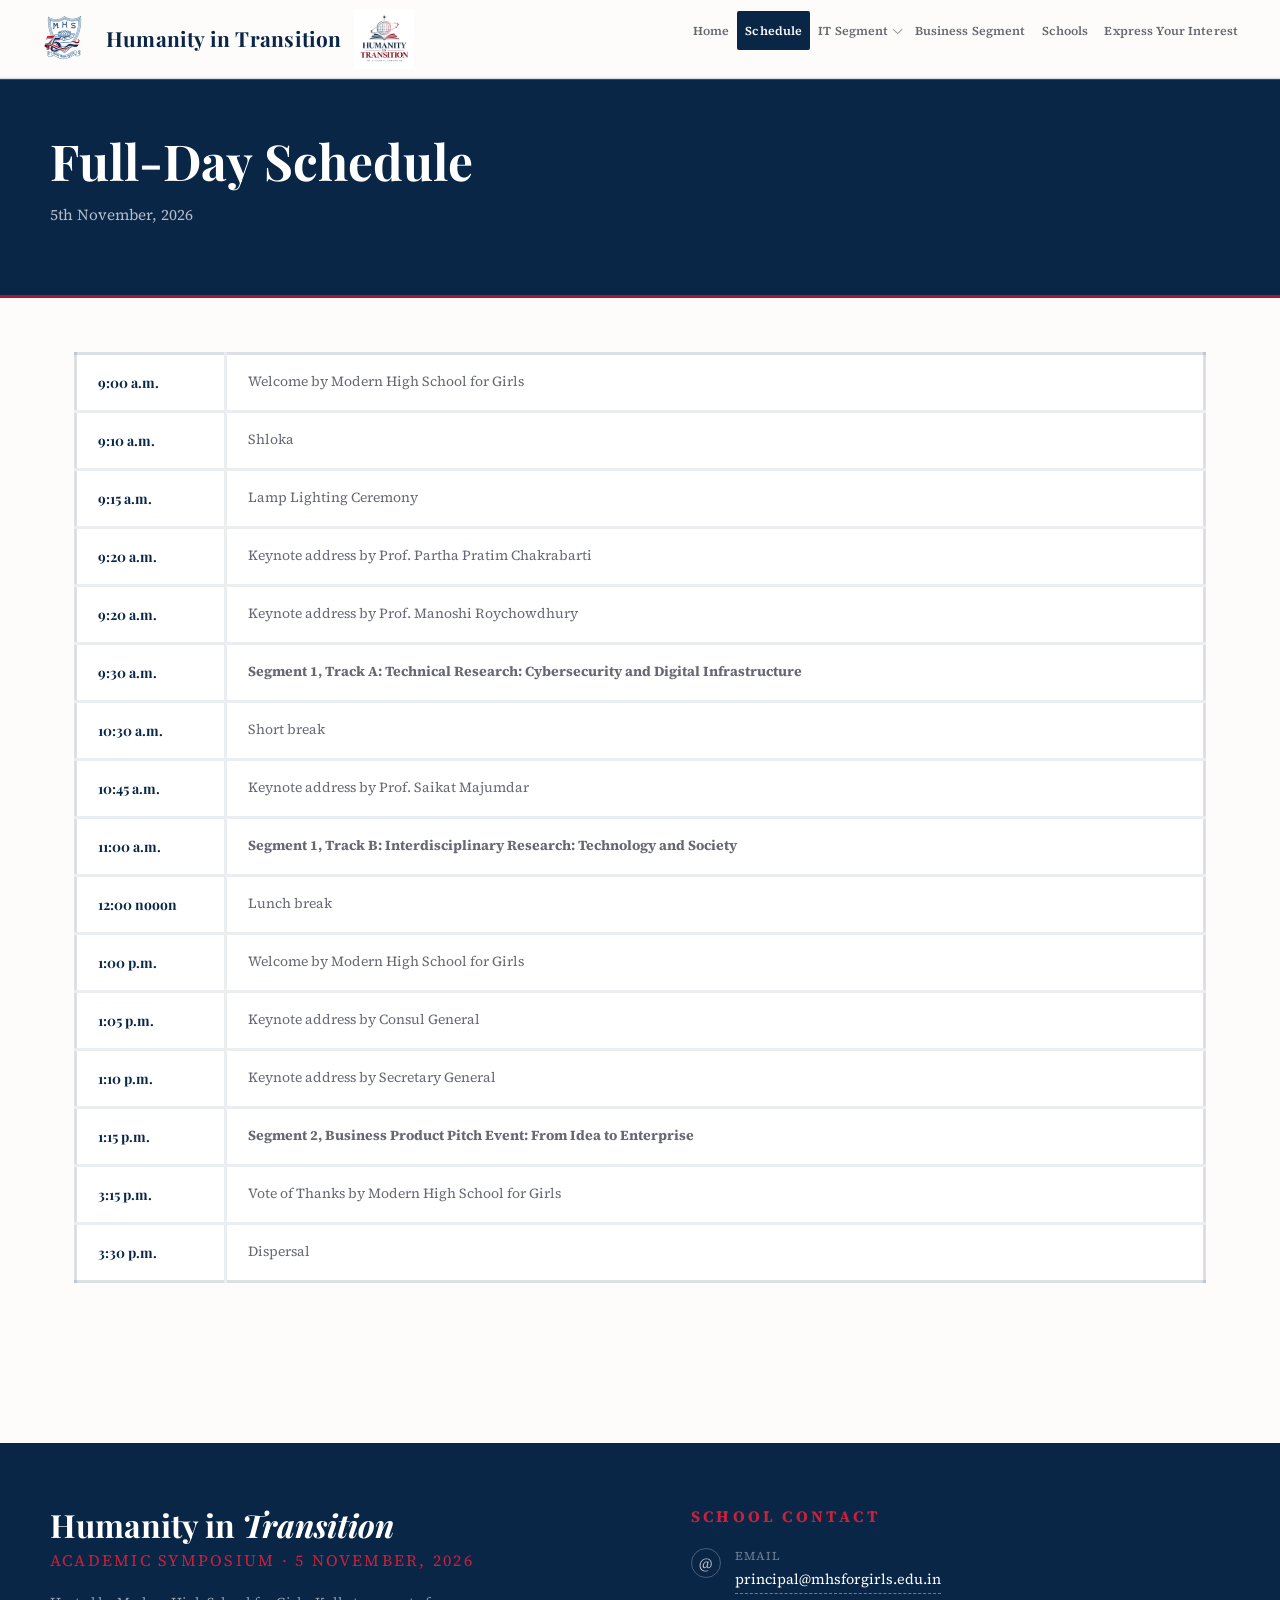
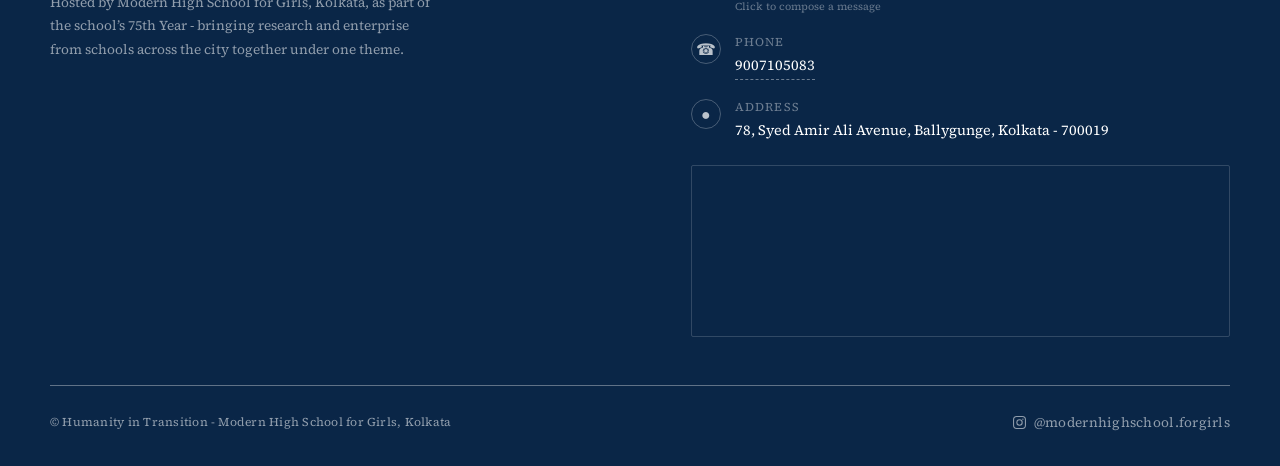
<file: schedule copy.html>
<!DOCTYPE html>
<html lang="en">
<head>
  <meta charset="UTF-8">
  <meta name="viewport" content="width=device-width, initial-scale=1.0">
  <title>Schedule — Humanity in Transition</title>
  <meta name="description" content="Humanity in Transition — an Academic Symposium hosted by Modern High School for Girls, Kolkata, for its 75th year. 5 November 2026.">
  <link rel="icon" href="assets/mhs.png">
  <link href="https://cdn.jsdelivr.net/npm/bootstrap@5.3.3/dist/css/bootstrap.min.css" rel="stylesheet">
  <link rel="preconnect" href="https://fonts.googleapis.com">
  <link rel="preconnect" href="https://fonts.gstatic.com" crossorigin>
  <link rel="stylesheet" href="style.css">
</head>
<body>
  <nav class="site-nav">
    <div class="navbar">
      <a href="index.html" class="nav-brand">
        <img src="assets/mhs.png" alt="Modern High School for Girls — 75th Year Crest" class="nav-crest">
        <div class="nav-brand-text">
          <span class="nav-event-name">Humanity in Transition</span>
        </div>
        <img src="assets/as_logo.jpeg" alt="Academic Symposium Logo" class="nav-crest">
      </a>
      <ul class="nav-links" id="navLinks">
        <li><a href="index.html" class="nav-link">Home</a></li>
        <li><a href="schedule.html" class="nav-link active">Schedule</a></li>
        <li class="nav-dropdown">
          <a class="nav-link">IT Segment <span class="nav-caret"></span></a>
          <div class="nav-dropdown-menu">
            <a href="it-technical.html">
              <span class="dd-title">Technical Track</span>
              <span class="dd-desc">Cybersecurity &amp; Digital Infrastructure</span>
            </a>
            <div class="dd-divider"></div>
            <a href="it-interdisciplinary.html">
              <span class="dd-title">Interdisciplinary Track</span>
              <span class="dd-desc">Technology &amp; Society</span>
            </a>
          </div>
        </li>
        <li><a href="business.html" class="nav-link">Business Segment</a></li>
        <li><a href="schools.html" class="nav-link">Schools</a></li>
        <li><a href="registration.html" class="nav-link">Express Your Interest</a></li>
      </ul>
      <button class="nav-toggle" id="navToggle" onclick="toggleNav()" aria-label="Toggle menu">
        <span></span><span></span><span></span>
      </button>
    </div>
  </nav>
  <div class="page-wrapper">
    <section class="page-hero">
      <div class="page-hero-inner">
        <!-- <a href="index.html" class="back-link">&larr; Back to Home</a> -->
        <!-- <span class="page-eyebrow">Wednesday, 5 November 2026</span> -->
        <h1 class="page-title">Full-Day Schedule</h1>
        <p class="page-lede">5th November, 2026</p>
        <div class="page-stats">
          <!-- <span class="stat-pill"><strong>8:30 AM</strong> - Registration Opens</span>
          <span class="stat-pill"><strong>3:30 PM</strong> - Closing</span>
          <span class="stat-pill">2 Parts, 1 Day</span> -->
        </div>
      </div>
    </section>

    <div class="page-content wide">

      <div class="schedule-part fade-in">
        <!-- <div class="schedule-part-head">
          <span class="part-badge">Segment 1</span>
          <h2 class="schedule-part-title">Research, Technology &amp; Society</h2>
        </div>
        <p class="block-note">The top six selected essays in each track of the research paper segment are presented by their respective authors.</p> -->
        <table class="schedule-table">
          <tbody>
            <!-- <tr>
              <td class="time-col">8:30 a.m. &ndash; 9:00 a.m.</td>
              <td>Registration of schools for - Research, Technology &amp; Society</td>
            </tr> -->
            <tr>
              <td class="time-col">9:00 a.m.</td>
              <td>Welcome by Modern High School for Girls</td>
            </tr>
            <tr>
              <td class="time-col">9:10 a.m.</td>
              <td>Shloka</td>
            </tr>
            <tr>
              <td class="time-col">9:15 a.m.</td>
              <td>Lamp Lighting Ceremony</td>
            </tr>
            <tr>
              <td class="time-col">9:20 a.m.</td>
              <td>Keynote address by Prof. Partha Pratim Chakrabarti</td>
            </tr>
            <tr>
              <td class="time-col">9:20 a.m.</td>
              <td>Keynote address by Prof. Manoshi Roychowdhury</td>
            </tr>
            <tr>
              <td class="time-col">9:30 a.m.</td>
              <td><b>Segment 1, Track A: Technical Research: Cybersecurity and Digital Infrastructure</b></td>
            </tr>
            <tr>
              <td class="time-col">10:30 a.m.</td>
              <td>Short break</td>
            </tr>
            <tr>
              <td class="time-col">10:45 a.m.</td>
              <td>Keynote address by Prof. Saikat Majumdar</td>
            </tr>
            <tr>
              <td class="time-col">11:00 a.m.</td>
              <td><b>Segment 1, Track B: Interdisciplinary Research: Technology and Society</b></td>
            </tr>
            <tr>
              <td class="time-col">12:00 nooon</td>
              <td>Lunch break</td>
            </tr>
            <tr>
              <td class="time-col">1:00 p.m.</td>
              <td>Welcome by Modern High School for Girls</td>
            </tr>
            <tr>
              <td class="time-col">1:05 p.m.</td>
              <td>Keynote address by Consul General </td>
            </tr>
            <tr>
              <td class="time-col">1:10 p.m.</td>
              <td>Keynote address by Secretary General </td>
            </tr>
            <tr>
              <td class="time-col">1:15 p.m.</td>
              <td><b>Segment 2, Business Product Pitch Event: From Idea to Enterprise</b></td>
            </tr>
            <tr>
              <td class="time-col">3:15 p.m.</td>
              <td>Vote of Thanks by Modern High School for Girls</td>
            </tr>
            <tr>
              <td class="time-col">3:30 p.m.</td>
              <td>Dispersal</td>
            </tr>
          </tbody>
        </table>
      </div>

      <!-- <div class="schedule-part fade-in">
        <div class="schedule-part-head">
          <span class="part-badge red">Segment 2</span>
          <h2 class="schedule-part-title">From Idea to Enterprise: Business Product Pitch</h2>
        </div>
        <p class="block-note">The top six shortlisted teams participate in this segment.</p>
        <table class="schedule-table">
          <tbody>
            <tr>
              <td class="time-col">12:30 p.m. &ndash; 1:00 p.m.</td>
              <td>Registration of schools for - From Idea to Enterprise: Business Product Pitch</td>
            </tr>
            <tr>
              <td class="time-col">1:00 p.m. &ndash; 1:15 p.m.</td>
              <td>Welcome address by MHS <br> Keynote address</td>
            </tr>
            <tr>
              <td class="time-col">1:15 p.m. &ndash; 3:15 p.m.</td>
              <td>From Idea to Enterprise: Business Product Pitch - 15 minutes allotted per school, followed by questions from judges</td>
            </tr>
            <tr>
              <td class="time-col">3:15 p.m. &ndash; 3:30 p.m.</td>
              <td>Closing Ceremony</td>
            </tr>
          </tbody>
        </table>
      </div> -->

    </div>

  <footer class="site-footer">
    <div class="footer-inner">
      <div>
        <div class="footer-brand">
          <!-- <img src="assets/mhs.png" class="footer-crest" alt="MHS Crest"> -->
          <div>
            <div class="footer-event-name">Humanity in <i>Transition</i></div>
            <div class="footer-event-sub">Academic Symposium &middot; 5 November, 2026</div>
          </div>
        </div>
        <p class="footer-desc">Hosted by Modern High School for Girls, Kolkata, as part of the school&rsquo;s 75th Year - bringing research and enterprise from schools across the city together under one theme.</p>
        <!-- <p class="footer-social-line">Read the <a href="assets/humanity-in-transition-concept-note.pdf" target="_blank" rel="noopener">concept note</a> or view the <a href="schools.html">participating schools</a>.</p> -->
      </div>
      <div class="footer-contact">
        <h4>School Contact</h4>
        <div class="contact-rows">
          <div class="contact-row">
            <span class="contact-icon">@</span>
            <div class="contact-body">
              <span class="contact-label">Email</span>
              <a href="mailto:principal@mhsforgirls.edu.in?subject=Humanity%20in%20Transition%20%E2%80%94%20Enquiry" class="contact-value link">principal@mhsforgirls.edu.in</a>
              <span class="contact-hint">Click to compose a message</span>
            </div>
          </div>
          <div class="contact-row">
            <span class="contact-icon">&#9742;</span>
            <div class="contact-body">
              <span class="contact-label">Phone</span>
              <a href="tel:+913322875326" class="contact-value link">9007105083</a>
            </div>
          </div>
          <div class="contact-row">
            <span class="contact-icon">&#9679;</span>
            <div class="contact-body">
              <span class="contact-label">Address</span>
              <span class="contact-value">78, Syed Amir Ali Avenue, Ballygunge, Kolkata - 700019</span>
            </div>
          </div>
        </div>
        <div class="footer-map">
          <iframe src="https://www.google.com/maps?q=Modern+High+School+for+Girls,+78+Syed+Amir+Ali+Avenue,+Ballygunge,+Kolkata,+700019&output=embed" loading="lazy" referrerpolicy="no-referrer-when-downgrade" title="Modern High School for Girls location map"></iframe>
        </div>
      </div>
    </div>
    <div class="footer-bottom">
      <span class="footer-copy">&copy; Humanity in Transition - Modern High School for Girls, Kolkata</span>
      <a href="https://www.instagram.com/modernhighschool.forgirls/" target="_blank" rel="noopener" class="footer-handle">
        <svg class="insta-icon" viewBox="0 0 24 24" fill="none" stroke="currentColor" stroke-width="1.7">
          <rect x="2.5" y="2.5" width="19" height="19" rx="5"/>
          <circle cx="12" cy="12" r="4.3"/>
          <circle cx="17.4" cy="6.6" r="1.1" fill="currentColor" stroke="none"/>
        </svg>
        @modernhighschool.forgirls
      </a>
    </div>
  </footer>
  </div>
  <script src="https://cdn.jsdelivr.net/npm/bootstrap@5.3.3/dist/js/bootstrap.bundle.min.js"></script>
  <script src="common.js"></script>
</body>
</html>
</file>
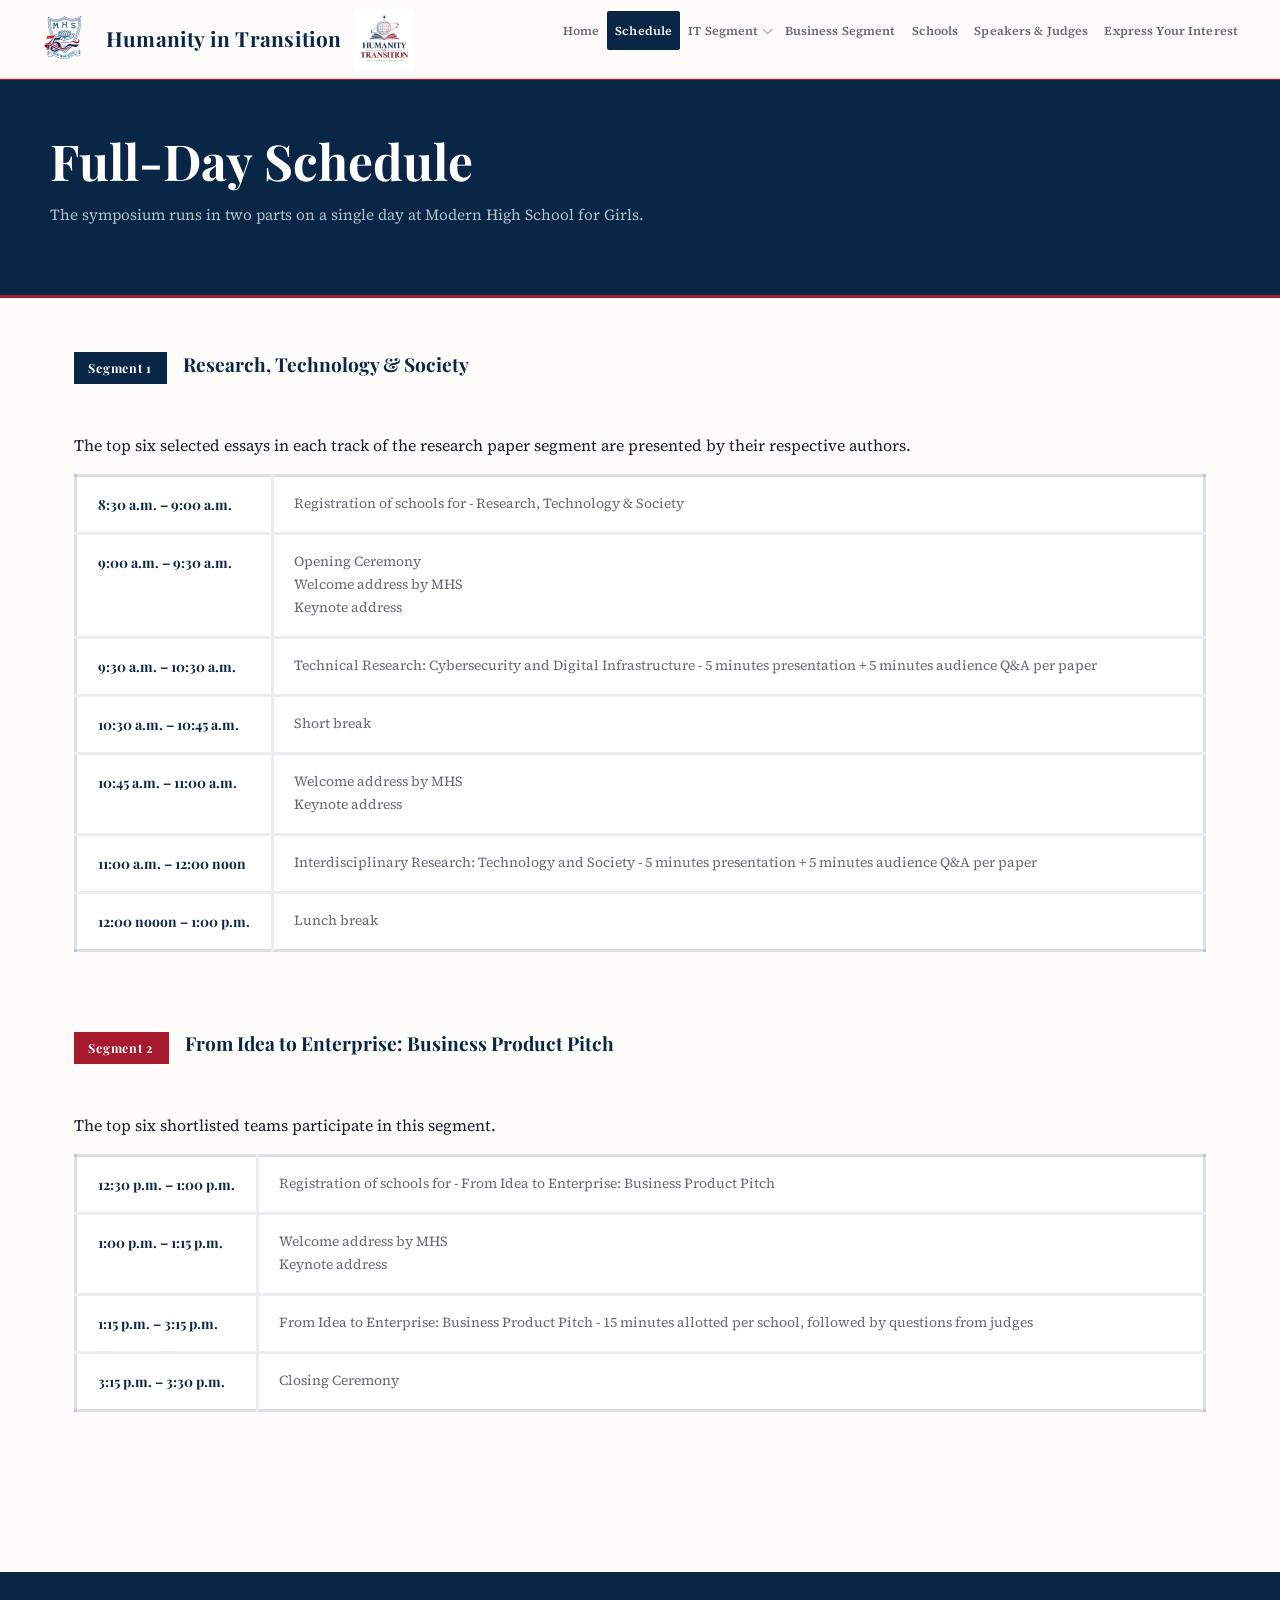
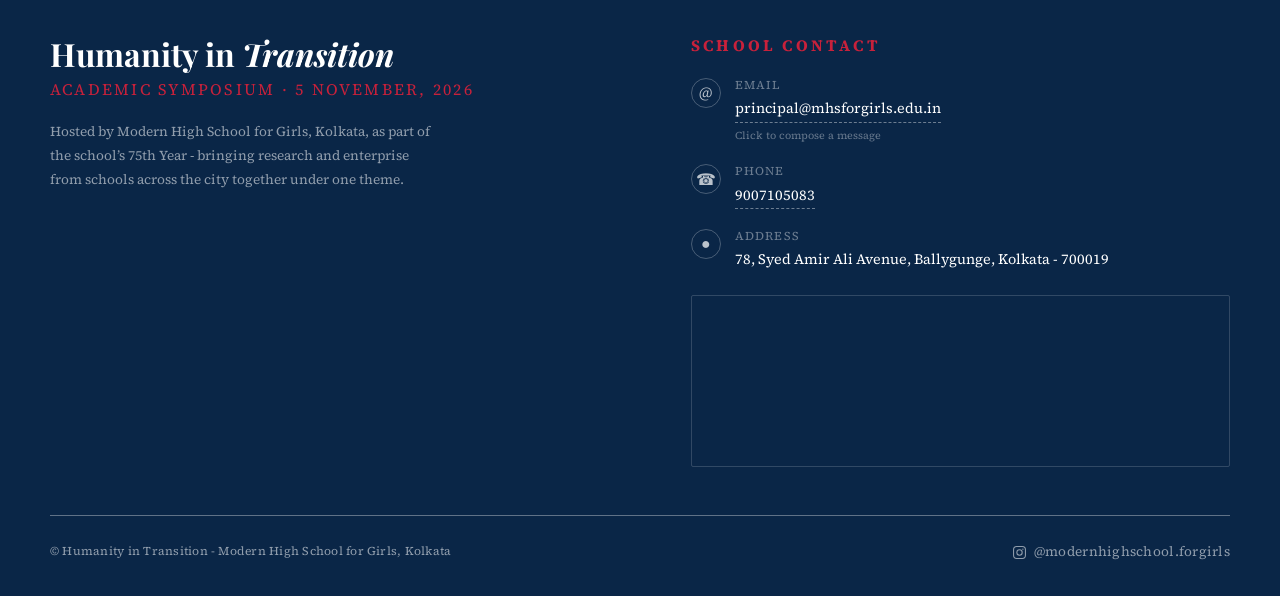
<file: schedule.html>
<!DOCTYPE html>
<html lang="en">
<head>
  <meta charset="UTF-8">
  <meta name="viewport" content="width=device-width, initial-scale=1.0">
  <title>Schedule — Humanity in Transition</title>
  <meta name="description" content="Humanity in Transition — an Academic Symposium hosted by Modern High School for Girls, Kolkata, for its 75th year. 5 November 2026.">
  <link rel="icon" href="assets/mhs-75-crest-nav.png">
  <link href="https://cdn.jsdelivr.net/npm/bootstrap@5.3.3/dist/css/bootstrap.min.css" rel="stylesheet">
  <link rel="preconnect" href="https://fonts.googleapis.com">
  <link rel="preconnect" href="https://fonts.gstatic.com" crossorigin>
  <link rel="stylesheet" href="style.css">
</head>
<body>
  <nav class="site-nav">
    <div class="navbar">
      <a href="index.html" class="nav-brand">
        <img src="assets/mhs.png" alt="Modern High School for Girls — 75th Year Crest" class="nav-crest">
        <div class="nav-brand-text">
          <span class="nav-event-name">Humanity in Transition</span>
        </div>
        <img src="assets/as_logo.jpeg" alt="Academic Symposium Logo" class="nav-crest">
      </a>
      <ul class="nav-links" id="navLinks">
        <li><a href="index.html" class="nav-link">Home</a></li>
        <li><a href="schedule.html" class="nav-link active">Schedule</a></li>
        <li class="nav-dropdown">
          <a class="nav-link">IT Segment <span class="nav-caret"></span></a>
          <div class="nav-dropdown-menu">
            <a href="it-technical.html">
              <span class="dd-title">Technical Track</span>
              <span class="dd-desc">Cybersecurity &amp; Digital Infrastructure</span>
            </a>
            <div class="dd-divider"></div>
            <a href="it-interdisciplinary.html">
              <span class="dd-title">Interdisciplinary Track</span>
              <span class="dd-desc">Technology &amp; Society</span>
            </a>
          </div>
        </li>
        <li><a href="business.html" class="nav-link">Business Segment</a></li>
        <li><a href="schools.html" class="nav-link">Schools</a></li>
        <li><a href="judges.html" class="nav-link">Speakers &amp; Judges</a></li>
        <li><a href="registration.html" class="nav-link">Express Your Interest</a></li>
      </ul>
      <button class="nav-toggle" id="navToggle" onclick="toggleNav()" aria-label="Toggle menu">
        <span></span><span></span><span></span>
      </button>
    </div>
  </nav>
  <div class="page-wrapper">
    <section class="page-hero">
      <div class="page-hero-inner">
        <!-- <a href="index.html" class="back-link">&larr; Back to Home</a> -->
        <!-- <span class="page-eyebrow">Wednesday, 5 November 2026</span> -->
        <h1 class="page-title">Full-Day Schedule</h1>
        <p class="page-lede">The symposium runs in two parts on a single day at Modern High School for Girls.</p>
        <div class="page-stats">
          <!-- <span class="stat-pill"><strong>8:30 AM</strong> - Registration Opens</span>
          <span class="stat-pill"><strong>3:30 PM</strong> - Closing</span>
          <span class="stat-pill">2 Parts, 1 Day</span> -->
        </div>
      </div>
    </section>

    <div class="page-content wide">

      <div class="schedule-part fade-in">
        <div class="schedule-part-head">
          <span class="part-badge">Segment 1</span>
          <h2 class="schedule-part-title">Research, Technology &amp; Society</h2>
        </div>
        <p class="block-note">The top six selected essays in each track of the research paper segment are presented by their respective authors.</p>
        <table class="schedule-table">
          <tbody>
            <tr>
              <td class="time-col">8:30 a.m. &ndash; 9:00 a.m.</td>
              <td>Registration of schools for - Research, Technology &amp; Society</td>
            </tr>
            <tr>
              <td class="time-col">9:00 a.m. &ndash; 9:30 a.m.</td>
              <td>Opening Ceremony <br> Welcome address by MHS <br> Keynote address</td>
            </tr>
            <tr>
              <td class="time-col">9:30 a.m. &ndash; 10:30 a.m.</td>
              <td>Technical Research: Cybersecurity and Digital Infrastructure - 5 minutes presentation + 5 minutes audience Q&amp;A per paper</td>
            </tr>
            <tr>
              <td class="time-col">10:30 a.m. &ndash; 10:45 a.m.</td>
              <td>Short break</td>
            </tr>
            <tr>
              <td class="time-col">10:45 a.m. &ndash; 11:00 a.m.</td>
              <td>Welcome address by MHS <br> Keynote address</td>
            </tr>
            <tr>
              <td class="time-col">11:00 a.m. &ndash; 12:00 noon</td>
              <td>Interdisciplinary Research: Technology and Society - 5 minutes presentation + 5 minutes audience Q&amp;A per paper</td>
            </tr>
            <tr>
              <td class="time-col">12:00 nooon &ndash; 1:00 p.m.</td>
              <td>Lunch break</td>
            </tr>
          </tbody>
        </table>
      </div>

      <div class="schedule-part fade-in">
        <div class="schedule-part-head">
          <span class="part-badge red">Segment 2</span>
          <h2 class="schedule-part-title">From Idea to Enterprise: Business Product Pitch</h2>
        </div>
        <p class="block-note">The top six shortlisted teams participate in this segment.</p>
        <table class="schedule-table">
          <tbody>
            <tr>
              <td class="time-col">12:30 p.m. &ndash; 1:00 p.m.</td>
              <td>Registration of schools for - From Idea to Enterprise: Business Product Pitch</td>
            </tr>
            <tr>
              <td class="time-col">1:00 p.m. &ndash; 1:15 p.m.</td>
              <td>Welcome address by MHS <br> Keynote address</td>
            </tr>
            <tr>
              <td class="time-col">1:15 p.m. &ndash; 3:15 p.m.</td>
              <td>From Idea to Enterprise: Business Product Pitch - 15 minutes allotted per school, followed by questions from judges</td>
            </tr>
            <tr>
              <td class="time-col">3:15 p.m. &ndash; 3:30 p.m.</td>
              <td>Closing Ceremony</td>
            </tr>
          </tbody>
        </table>
      </div>

    </div>

  <footer class="site-footer">
    <div class="footer-inner">
      <div>
        <div class="footer-brand">
          <!-- <img src="assets/mhs-75-crest-nav.png" class="footer-crest" alt="MHS Crest"> -->
          <div>
            <div class="footer-event-name">Humanity in <i>Transition</i></div>
            <div class="footer-event-sub">Academic Symposium &middot; 5 November, 2026</div>
          </div>
        </div>
        <p class="footer-desc">Hosted by Modern High School for Girls, Kolkata, as part of the school&rsquo;s 75th Year - bringing research and enterprise from schools across the city together under one theme.</p>
        <!-- <p class="footer-social-line">Read the <a href="assets/humanity-in-transition-concept-note.pdf" target="_blank" rel="noopener">concept note</a> or view the <a href="schools.html">participating schools</a>.</p> -->
      </div>
      <div class="footer-contact">
        <h4>School Contact</h4>
        <div class="contact-rows">
          <div class="contact-row">
            <span class="contact-icon">@</span>
            <div class="contact-body">
              <span class="contact-label">Email</span>
              <a href="mailto:principal@mhsforgirls.edu.in?subject=Humanity%20in%20Transition%20%E2%80%94%20Enquiry" class="contact-value link">principal@mhsforgirls.edu.in</a>
              <span class="contact-hint">Click to compose a message</span>
            </div>
          </div>
          <div class="contact-row">
            <span class="contact-icon">&#9742;</span>
            <div class="contact-body">
              <span class="contact-label">Phone</span>
              <a href="tel:+913322875326" class="contact-value link">9007105083</a>
            </div>
          </div>
          <div class="contact-row">
            <span class="contact-icon">&#9679;</span>
            <div class="contact-body">
              <span class="contact-label">Address</span>
              <span class="contact-value">78, Syed Amir Ali Avenue, Ballygunge, Kolkata - 700019</span>
            </div>
          </div>
        </div>
        <div class="footer-map">
          <iframe src="https://www.google.com/maps?q=Modern+High+School+for+Girls,+78+Syed+Amir+Ali+Avenue,+Ballygunge,+Kolkata,+700019&output=embed" loading="lazy" referrerpolicy="no-referrer-when-downgrade" title="Modern High School for Girls location map"></iframe>
        </div>
      </div>
    </div>
    <div class="footer-bottom">
      <span class="footer-copy">&copy; Humanity in Transition - Modern High School for Girls, Kolkata</span>
      <a href="https://www.instagram.com/modernhighschool.forgirls/" target="_blank" rel="noopener" class="footer-handle">
        <svg class="insta-icon" viewBox="0 0 24 24" fill="none" stroke="currentColor" stroke-width="1.7">
          <rect x="2.5" y="2.5" width="19" height="19" rx="5"/>
          <circle cx="12" cy="12" r="4.3"/>
          <circle cx="17.4" cy="6.6" r="1.1" fill="currentColor" stroke="none"/>
        </svg>
        @modernhighschool.forgirls
      </a>
    </div>
  </footer>
  </div>
  <script src="https://cdn.jsdelivr.net/npm/bootstrap@5.3.3/dist/js/bootstrap.bundle.min.js"></script>
  <script src="common.js"></script>
</body>
</html>
</file>
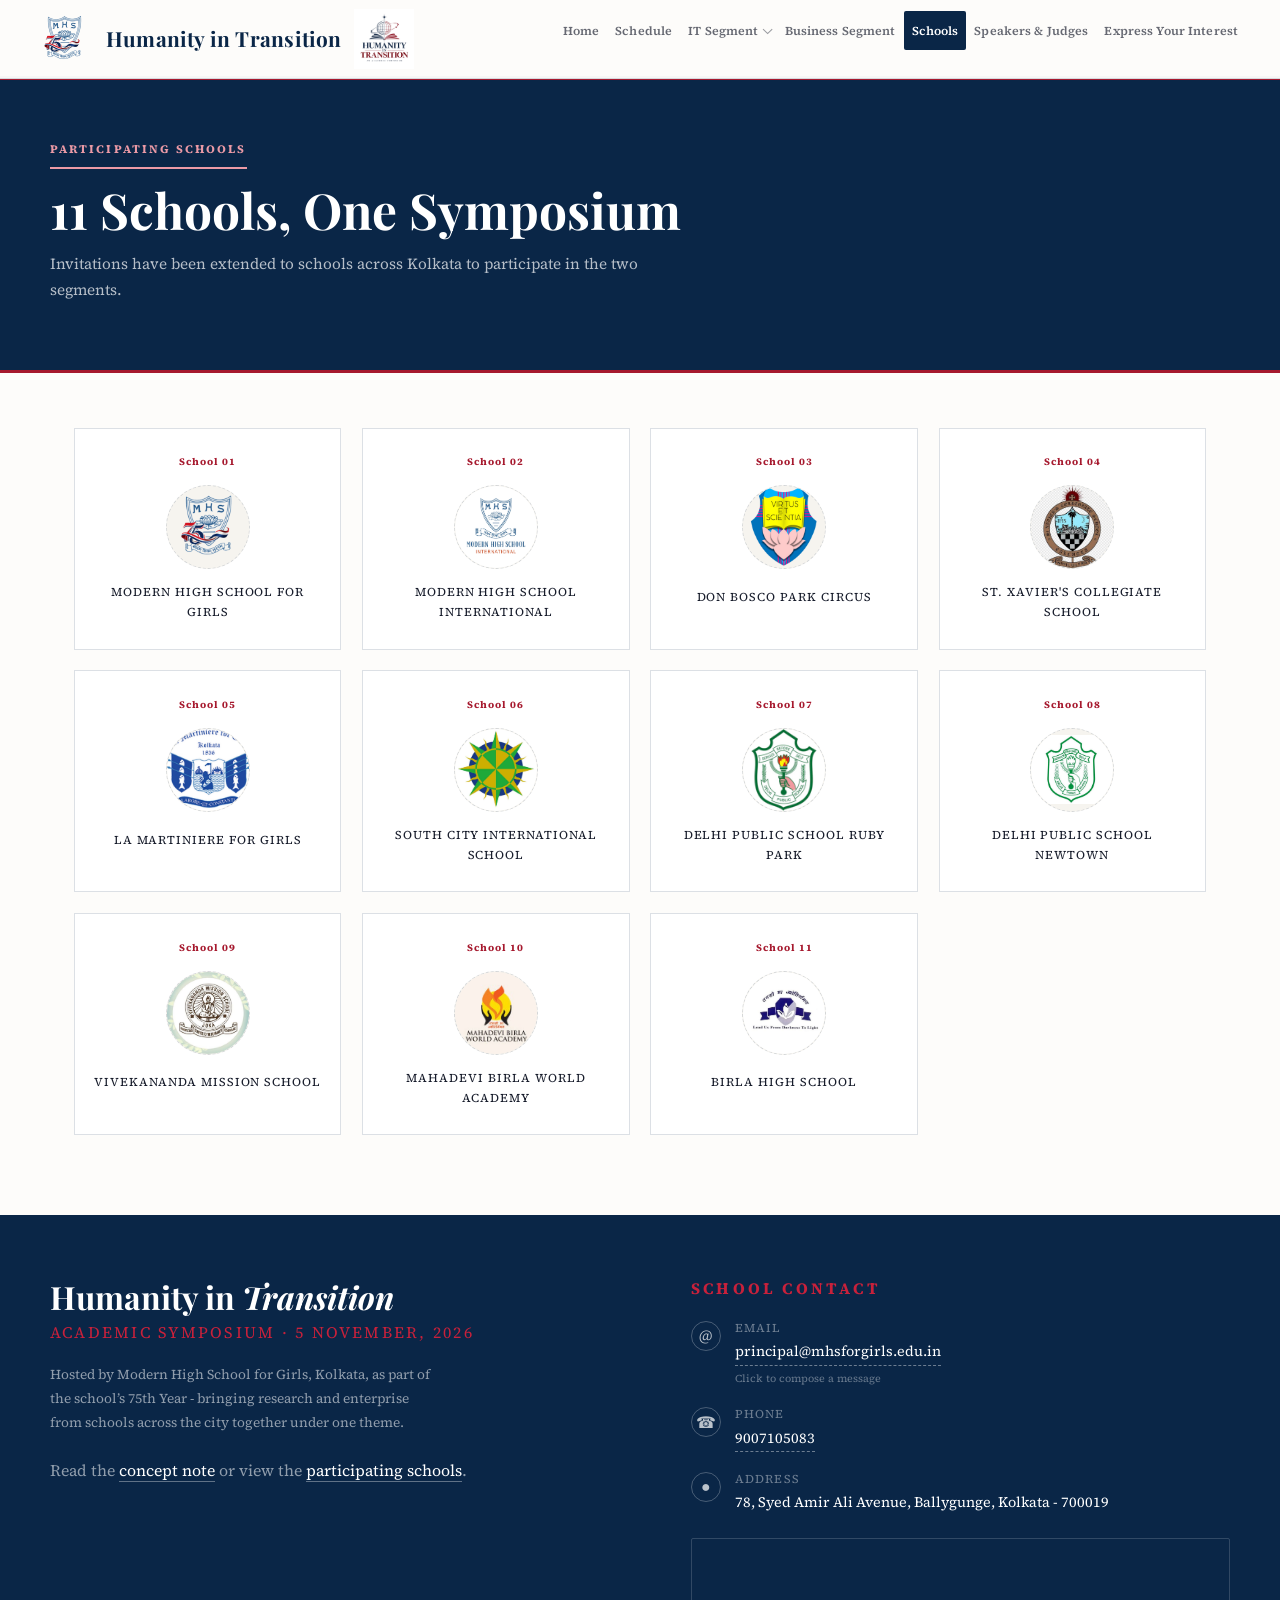
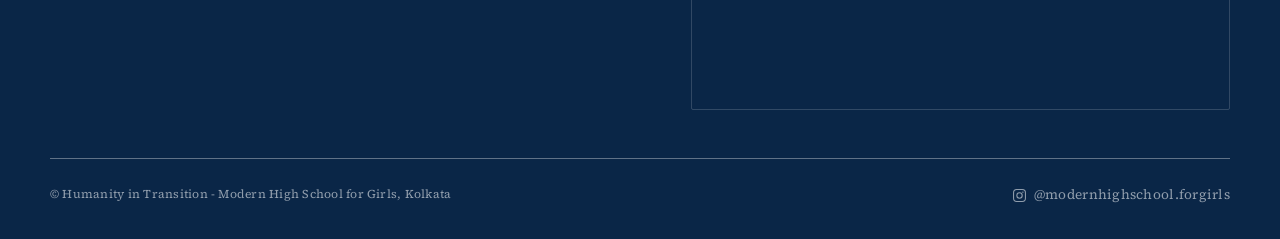
<file: schools.html>
<!DOCTYPE html>
<html lang="en">
<head>
  <meta charset="UTF-8">
  <meta name="viewport" content="width=device-width, initial-scale=1.0">
  <title>Participating Schools — Humanity in Transition</title>
  <meta name="description" content="Humanity in Transition — an Academic Symposium hosted by Modern High School for Girls, Kolkata, for its 75th year. 5 November 2026.">
  <link rel="icon" href="assets/mhs.png">
  <link href="https://cdn.jsdelivr.net/npm/bootstrap@5.3.3/dist/css/bootstrap.min.css" rel="stylesheet">
  <link rel="preconnect" href="https://fonts.googleapis.com">
  <link rel="preconnect" href="https://fonts.gstatic.com" crossorigin>
  <link rel="stylesheet" href="style.css">
</head>
<body>
  <nav class="site-nav">
    <div class="navbar">
      <a href="index.html" class="nav-brand">
        <img src="assets/mhs.png" alt="Modern High School for Girls — 75th Year Crest" class="nav-crest">
        <div class="nav-brand-text">
          <span class="nav-event-name">Humanity in Transition</span>
        </div>
        <img src="assets/as_logo.jpeg" alt="Academic Symposium Logo" class="nav-crest">
      </a>
      <ul class="nav-links" id="navLinks">
        <li><a href="index.html" class="nav-link">Home</a></li>
        <li><a href="schedule.html" class="nav-link">Schedule</a></li>
        <li class="nav-dropdown">
          <a class="nav-link">IT Segment <span class="nav-caret"></span></a>
          <div class="nav-dropdown-menu">
            <a href="it-technical.html">
              <span class="dd-title">Technical Track</span>
              <span class="dd-desc">Cybersecurity &amp; Digital Infrastructure</span>
            </a>
            <div class="dd-divider"></div>
            <a href="it-interdisciplinary.html">
              <span class="dd-title">Interdisciplinary Track</span>
              <span class="dd-desc">Technology &amp; Society</span>
            </a>
          </div>
        </li>
        <li><a href="business.html" class="nav-link">Business Segment</a></li>
        <li><a href="schools.html" class="nav-link active">Schools</a></li>
        <li><a href="judges.html" class="nav-link">Speakers &amp; Judges</a></li>
        <li><a href="registration.html" class="nav-link">Express Your Interest</a></li>
      </ul>
      <button class="nav-toggle" id="navToggle" onclick="toggleNav()" aria-label="Toggle menu">
        <span></span><span></span><span></span>
      </button>
    </div>
  </nav>
  <div class="page-wrapper">
    <section class="page-hero">
      <div class="page-hero-inner">
        <!-- <a href="index.html" class="back-link">&larr; Back to Home</a> -->
        <span class="page-eyebrow">Participating Schools</span>
        <h1 class="page-title">11 Schools, One Symposium</h1>
        <p class="page-lede">Invitations have been extended to schools across Kolkata to participate in the two segments.</p>
        <div class="page-stats">
          <!-- <span class="stat-pill"><strong>20</strong> Schools Invited</span>
          <span class="stat-pill"><strong>12</strong> IT Finalists</span>
          <span class="stat-pill"><strong>6</strong> Business Finalists</span> -->
        </div>
      </div>
    </section>

    <div class="page-content wide">
      <div class="schools-grid">
          <div class="school-card fade-in">
            <span class="school-index">School 01</span>
            <div class="school-logo-slot"><img src="assets/mhs.png" alt="MHS crest"></div>
            <div class="school-name-slot">Modern High School for Girls</div>
          </div>
          <div class="school-card fade-in">
            <span class="school-index">School 02</span>
            <div class="school-logo-slot"><img src="schools/mhsi.png" alt="MHSI crest"></div>
            <div class="school-name-slot">Modern High School International</div>
          </div>
          <div class="school-card fade-in">
            <span class="school-index">School 03</span>
            <div class="school-logo-slot"><img src="schools/dbpc.png" alt="DBPC crest"></div>
            <div class="school-name-slot">Don Bosco Park Circus</div>
          </div>
          <div class="school-card fade-in">
            <span class="school-index">School 04</span>
            <div class="school-logo-slot"><img src="schools/sxcs.jpg" alt="SXCS crest"></div>
            <div class="school-name-slot">St. Xavier's Collegiate School</div>
          </div>
          <!-- <div class="school-card fade-in">
            <span class="school-index">School 05</span>
            <div class="school-logo-slot"><img src="schools/lmb.jpg" alt="LMB crest"></div>
            <div class="school-name-slot">La Martiniere for Boys</div>
          </div> -->
          <div class="school-card fade-in">
            <span class="school-index">School 05</span>
            <div class="school-logo-slot"><img src="schools/lmg.jpg" alt="LMG crest"></div>
            <div class="school-name-slot">La Martiniere for Girls</div>
          </div>
          <!-- <div class="school-card fade-in">
            <span class="school-index">School 07</span>
            <div class="school-logo-slot"><img src="schools/ths.jpg" alt="THS crest"></div>
            <div class="school-name-slot">The Heritage School</div>
          </div> -->
          <div class="school-card fade-in">
            <span class="school-index">School 06</span>
            <div class="school-logo-slot"><img src="schools/scis.jpg" alt="SCIS crest"></div>
            <div class="school-name-slot">South City International School</div>
          </div>
          <div class="school-card fade-in">
            <span class="school-index">School 07</span>
            <div class="school-logo-slot"><img src="schools/dpsrpk.jpg" alt="DPSRPK crest"></div>
            <div class="school-name-slot">Delhi Public School Ruby Park</div>
          </div>
          
          <div class="school-card fade-in">
            <span class="school-index">School 08</span>
            <div class="school-logo-slot"><img src="schools/dpsn.jpg" alt="DPSN crest"></div>
            <div class="school-name-slot">Delhi Public School Newtown</div>
          </div>
          <!-- <div class="school-card fade-in">
            <span class="school-index">School 11</span>
            <div class="school-logo-slot"><img src="schools/ghs.jpg" alt="GHS crest"></div>
            <div class="school-name-slot">Garden High School</div>
          </div> -->
          <div class="school-card fade-in">
            <span class="school-index">School 09</span>
            <div class="school-logo-slot"><img src="schools/vms.jpg" alt="VMS crest"></div>
            <div class="school-name-slot">Vivekananda Mission School</div>
          </div>
          <div class="school-card fade-in">
            <span class="school-index">School 10</span>
            <div class="school-logo-slot"><img src="schools/mbwa.jpg" alt="MBWA crest"></div>
            <div class="school-name-slot">Mahadevi Birla World Academy</div>
          </div>
          <!-- <div class="school-card fade-in">
            <span class="school-index">School 14</span>
            <div class="school-logo-slot"><img src="schools/sbgs.png" alt="SBGS crest"></div>
            <div class="school-name-slot">Sushila Birla Girls' School</div>
          </div> -->
          <div class="school-card fade-in">
            <span class="school-index">School 11</span>
            <div class="school-logo-slot"><img src="schools/bhs.jpg" alt="BHS crest"></div>
            <div class="school-name-slot">Birla High School</div>
          </div>
      </div>
      <!-- <p class="schedule-note" style="text-align:center; margin-top:2.2rem;">Logos are added as each school&rsquo;s participation is confirmed.</p> -->
    </div>

  <footer class="site-footer">
    <div class="footer-inner">
      <div>
        <div class="footer-brand">
          <!-- <img src="assets/mhs.png" class="footer-crest" alt="MHS Crest"> -->
          <div>
            <div class="footer-event-name">Humanity in <i>Transition</i></div>
            <div class="footer-event-sub">Academic Symposium &middot; 5 November, 2026</div>
          </div>
        </div>
        <p class="footer-desc">Hosted by Modern High School for Girls, Kolkata, as part of the school&rsquo;s 75th Year - bringing research and enterprise from schools across the city together under one theme.</p>
        <p class="footer-social-line">Read the <a href="assets/humanity-in-transition-concept-note.pdf" target="_blank" rel="noopener">concept note</a> or view the <a href="schools.html">participating schools</a>.</p>
      </div>
      <div class="footer-contact">
        <h4>School Contact</h4>
        <div class="contact-rows">
          <div class="contact-row">
            <span class="contact-icon">@</span>
            <div class="contact-body">
              <span class="contact-label">Email</span>
              <a href="mailto:principal@mhsforgirls.edu.in?subject=Humanity%20in%20Transition%20%E2%80%94%20Enquiry" class="contact-value link">principal@mhsforgirls.edu.in</a>
              <span class="contact-hint">Click to compose a message</span>
            </div>
          </div>
          <div class="contact-row">
            <span class="contact-icon">&#9742;</span>
            <div class="contact-body">
              <span class="contact-label">Phone</span>
              <a href="tel:+913322875326" class="contact-value link">9007105083</a>
            </div>
          </div>
          <div class="contact-row">
            <span class="contact-icon">&#9679;</span>
            <div class="contact-body">
              <span class="contact-label">Address</span>
              <span class="contact-value">78, Syed Amir Ali Avenue, Ballygunge, Kolkata - 700019</span>
            </div>
          </div>
        </div>
        <div class="footer-map">
          <iframe src="https://www.google.com/maps?q=Modern+High+School+for+Girls,+78+Syed+Amir+Ali+Avenue,+Ballygunge,+Kolkata,+700019&output=embed" loading="lazy" referrerpolicy="no-referrer-when-downgrade" title="Modern High School for Girls location map"></iframe>
        </div>
      </div>
    </div>
    <div class="footer-bottom">
      <span class="footer-copy">&copy; Humanity in Transition - Modern High School for Girls, Kolkata</span>
      <a href="https://www.instagram.com/modernhighschool.forgirls/" target="_blank" rel="noopener" class="footer-handle">
        <svg class="insta-icon" viewBox="0 0 24 24" fill="none" stroke="currentColor" stroke-width="1.7">
          <rect x="2.5" y="2.5" width="19" height="19" rx="5"/>
          <circle cx="12" cy="12" r="4.3"/>
          <circle cx="17.4" cy="6.6" r="1.1" fill="currentColor" stroke="none"/>
        </svg>
        @modernhighschool.forgirls
      </a>
    </div>
  </footer>
  </div>
  <script src="https://cdn.jsdelivr.net/npm/bootstrap@5.3.3/dist/js/bootstrap.bundle.min.js"></script>
  <script src="common.js"></script>
</body>
</html>
</file>
<file: style.css>
@import url('https://fonts.googleapis.com/css2?family=Playfair+Display:ital,wght@0,500;0,600;0,700;0,900;1,500;1,600&family=Source+Serif+4:ital,wght@0,400;0,500;0,600;0,700;1,400&display=swap');

/* =====================================================
   TOKENS
===================================================== */
:root {
  --white:      #ffffff;
  --paper:      #fdfcfa;
  --paper-2:    #f6f4ef;
  --ink:        #171c2b;
  --ink-soft:   rgba(23,28,43,0.66);
  --ink-dim:    rgba(23,28,43,0.42);

  --navy:       #0a2647;
  --navy-mid:   #123b66;
  --navy-soft:  rgba(10,38,71,0.08);
  --blue:       #1f4e89;

  --red:        #a6192e;
  --red-dark:   #7d0f21;
  --red-light:  #c8213b;
  --red-light-very:  #eb9aa6;
  --red-soft:   rgba(166,25,46,0.08);

  --line:       rgba(10,38,71,0.14);
  --line-soft:  rgba(10,38,71,0.08);

  --font-display: 'Playfair Display', 'Times New Roman', serif;
  --font-body:    'Source Serif 4', 'Georgia', serif;

  --shadow-sm: 0 2px 10px rgba(10,38,71,0.06);
  --shadow-md: 0 10px 30px rgba(10,38,71,0.10);
  --shadow-lg: 0 24px 60px rgba(10,38,71,0.14);
}

*, *::before, *::after { box-sizing: border-box; margin: 0; padding: 0; }
html { scroll-behavior: smooth; }
body {
  font-family: var(--font-body);
  background: var(--paper);
  color: var(--ink);
  overflow-x: hidden;
  -webkit-font-smoothing: antialiased;
  line-height: 1.65;
}
img { max-width: 100%; display: block; }
a { color: inherit; }
::selection { background: var(--red); color: var(--white); }

.container-narrow { max-width: 860px; margin: 0 auto; padding: 0 1.5rem; }
.container-wide   { max-width: 1180px; margin: 0 auto; padding: 0 1.5rem; }

/* =====================================================
   NAVIGATION
===================================================== */
.site-nav {
  position: fixed; top: 0; left: 0; right: 0; z-index: 1000;
  background: rgba(253,252,250,0.98);
  border-bottom: 1px solid var(--line);
  box-shadow: 0 1px 0 var(--red);
}
.site-nav .navbar {
  max-width: 1260px; margin: 0 auto;
  padding: 0.55rem 1.5rem;
  display: flex; align-items: center; justify-content: space-between;
  min-height: 76px;
}
.nav-brand {
  display: flex; align-items: center; gap: 0.75rem;
  text-decoration: none; flex-shrink: 0;
}
.nav-crest { height: 60px; width: 60px; object-fit: contain; flex-shrink: 0; }
.nav-brand-text { display: flex; flex-direction: column; line-height: 1.15; }
.nav-event-name {
  font-family: var(--font-display); font-weight: 700;
  font-size: 1.5rem; color: var(--navy); letter-spacing: 0.01em;
}
.nav-event-sub {
  font-size: 0.62rem; letter-spacing: 0.14em; text-transform: uppercase;
  color: var(--red); font-weight: 600; margin-top: 1px;
}

.nav-links {
  display: flex; align-items: center; gap: 0.15rem; list-style: none;
}
.nav-links > li { position: relative; }
.nav-links a.nav-link {
  display: inline-block;
  color: var(--ink-soft); text-decoration: none;
  font-size: 0.82rem; font-weight: 600;
  letter-spacing: 0.03em;
  padding: 0.6rem 0.85rem;
  border-radius: 2px;
  transition: color 0.2s, background 0.2s;
}
.nav-links a.nav-link:hover { color: var(--navy); background: var(--navy-soft); }
.nav-links a.nav-link.active { color: var(--white); background: var(--navy); }

/* dropdown */
.nav-dropdown { position: relative; }
.nav-dropdown > .nav-link {
  display: inline-flex; align-items: center; gap: 0.35rem;
  cursor: pointer;
}
.nav-caret { display: inline-block; width: 7px; height: 7px; border-right: 1.5px solid currentColor; border-bottom: 1.5px solid currentColor; transform: rotate(45deg) translateY(-3px); transition: transform 0.2s; opacity: 0.65; flex-shrink: 0; }
.nav-dropdown:hover .nav-caret, .nav-dropdown.open .nav-caret { transform: rotate(-135deg) translateY(2px); }
.nav-dropdown-menu {
  position: absolute; top: calc(100% + 10px); left: 50%; transform: translateX(-50%) translateY(4px);
  background: var(--white);
  border: 1px solid var(--line);
  border-top: 2px solid var(--red);
  box-shadow: var(--shadow-lg);
  min-width: 260px;
  padding: 0.5rem;
  opacity: 0; visibility: hidden; pointer-events: none;
  transition: opacity 0.18s ease, transform 0.18s ease, visibility 0.18s;
  z-index: 20;
}
.nav-dropdown:hover .nav-dropdown-menu,
.nav-dropdown.open .nav-dropdown-menu {
  opacity: 1; visibility: visible; pointer-events: auto; transform: translateX(-50%) translateY(0);
}
.nav-dropdown-menu a {
  display: flex; flex-direction: column; gap: 0.15rem;
  padding: 0.75rem 0.9rem; text-decoration: none; border-radius: 2px;
  transition: background 0.15s;
}
.nav-dropdown-menu a:hover { background: var(--paper-2); }
.nav-dropdown-menu .dd-title {
  font-family: var(--font-display); font-weight: 700; font-size: 0.95rem; color: var(--navy);
}
.nav-dropdown-menu .dd-desc { font-size: 0.72rem; color: var(--ink-dim); line-height: 1.4; }
.nav-dropdown-menu .dd-divider { height: 1px; background: var(--line-soft); margin: 0.3rem 0.2rem; }

.nav-toggle {
  display: none; flex-direction: column; gap: 5px;
  width: 30px; height: 30px; align-items: center; justify-content: center;
  border: none; background: none; cursor: pointer; flex-shrink: 0;
}
.nav-toggle span { width: 22px; height: 2px; background: var(--navy); border-radius: 2px; transition: all 0.25s; }
.nav-toggle.is-open span:nth-child(1) { transform: translateY(7px) rotate(45deg); }
.nav-toggle.is-open span:nth-child(2) { opacity: 0; }
.nav-toggle.is-open span:nth-child(3) { transform: translateY(-7px) rotate(-45deg); }

.page-wrapper { padding-top: 76px; min-height: 100vh; }

/* =====================================================
   HOME HERO
===================================================== */
.home-hero {
  position: relative;
  min-height: calc(100vh - 76px);
  display: flex; align-items: center;
  background: var(--paper);
  border-bottom: 1px solid var(--line);
  overflow: hidden;
  padding: 3.5rem 1.5rem 3rem;
}
.home-hero canvas#dotfield { position: absolute; inset: 0; width: 100%; height: 100%; z-index: 0; }
.home-hero::after {
  content: '';
  position: absolute; inset: 0;
  background: radial-gradient(ellipse 70% 60% at 50% 38%, rgba(253,252,250,0.35) 0%, rgba(253,252,250,0.92) 72%, var(--paper) 100%);
  z-index: 1; pointer-events: none;
}
.hero-inner {
  position: relative; z-index: 2;
  max-width: 900px; margin: 0 auto; text-align: center;
}
.hero-crest { height: 118px; width: 118px; object-fit: contain; margin: 0 auto 1.4rem; }
.hero-eyebrow {
  font-size: 1rem; letter-spacing: 0.2em; text-transform: uppercase;
  color: var(--red); font-weight: 600; margin-bottom: 1rem;
}
.hero-title {
  font-family: var(--font-display); font-weight: 700;
  font-size: clamp(2.6rem, 6.4vw, 4.6rem);
  color: var(--navy); line-height: 1.06; letter-spacing: -0.01em;
  margin-bottom: 1.1rem;
}
.hero-title em { font-style: italic; color: var(--red); }
.hero-rule {
  width: 72px; height: 3px; margin: 0 auto 1.3rem; background: var(--red);
  position: relative;
}
.hero-rule::before, .hero-rule::after {
  content: ''; position: absolute; top: -2px; width: 5px; height: 7px; background: var(--navy);
}
.hero-rule::before { left: -14px; } .hero-rule::after { right: -14px; }
.hero-subtitle {
  font-size: 1.08rem; color: var(--ink-soft); line-height: 1.75;
  max-width: 620px; margin: 0 auto 0.6rem;
}
.hero-meta {
  font-size: 0.88rem; color: var(--ink-dim);
  letter-spacing: 0.03em; margin-bottom: 2.4rem;
}
.hero-meta strong { color: var(--navy); font-weight: 600; }

.countdown-label {
  font-size: 1rem; letter-spacing: 0.22em; text-transform: uppercase;
  color: var(--navy); font-weight: 700; margin-bottom: 0.9rem;
}
.countdown { display: flex; gap: 0.9rem; justify-content: center; margin-bottom: 2.4rem; }
.cd-unit { text-align: center; }
.cd-box {
  background: var(--white);
  border: 1px solid var(--line);
  border-top: 2px solid var(--navy);
  border-radius: 2px; padding: 0.7rem 0.4rem 0.6rem; min-width: 68px;
  box-shadow: var(--shadow-sm);
}
.cd-num {
  font-family: var(--font-display); font-weight: 700;
  font-size: clamp(1.6rem, 4vw, 2.4rem); color: var(--navy); line-height: 1;
}
.cd-sep { font-family: var(--font-display); font-size: 1.6rem; color: var(--red); align-self: center; padding-top: 0.4rem; }
.cd-label { font-size: 0.75rem; letter-spacing: 0.16em; text-transform: uppercase; color: var(--ink-dim); margin-top: 0.4rem; }

.hero-btns { display: flex; gap: 0.9rem; justify-content: center; flex-wrap: wrap; }
.btn {
  display: inline-flex; align-items: center; gap: 0.5rem;
  padding: 0.85rem 1.9rem; border-radius: 2px;
  font-size: 0.78rem; font-weight: 700; letter-spacing: 0.09em; text-transform: uppercase;
  text-decoration: none; cursor: pointer; transition: all 0.2s; border: 1px solid transparent;
}
.btn-primary { background: var(--red); color: var(--white); }
.btn-primary:hover { background: var(--red-dark); }
.btn-navy { background: var(--navy); color: var(--white); }
.btn-navy:hover { background: var(--navy-mid); }
.btn-outline { background: transparent; color: var(--navy); border-color: var(--line); }
.btn-outline:hover { border-color: var(--navy); background: var(--navy-soft); }
.btn-outline-white { background: transparent; color: var(--white); border-color: rgba(255,255,255,0.4); }
.btn-outline-white:hover { border-color: var(--white); background: rgba(255,255,255,0.08); }
.btn-block { width: 100%; justify-content: center; }

/* =====================================================
   SECTION SCAFFOLDING
===================================================== */
.section { padding: 5rem 1.5rem; }
.section-tight { padding: 3.5rem 1.5rem; }
.section-alt { background: var(--paper-2); border-top: 1px solid var(--line); border-bottom: 1px solid var(--line); }
.section-navy { background: var(--navy); color: rgba(255,255,255,0.92); }
.section-head { display: flex; align-items: baseline; gap: 1.4rem; margin-bottom: 2.6rem; }
.section-head .num { font-family: var(--font-display); font-weight: 700; font-size: 1.1rem; color: var(--red); flex-shrink: 0; }
.section-title {
  font-family: var(--font-display); font-weight: 700;
  font-size: clamp(1.5rem, 3vw, 2rem); color: var(--navy);
}
.section-navy .section-title { color: var(--white); }
.section-line { flex: 1; height: 1px; background: var(--line); }
.section-navy .section-line { background: rgba(255,255,255,0.18); }
.section-kicker {
  font-size: 1.2rem; letter-spacing: 0.2em; text-transform: uppercase;
  color: var(--red); font-weight: 700; margin-bottom: 0.7rem;
}
.section-lede { color: var(--ink-soft); font-size: 1rem; max-width: 680px; margin-bottom: 2.4rem; line-height: 1.75; }

/* =====================================================
   TRACK CARDS (home)
===================================================== */
.track-grid { display: grid; grid-template-columns: repeat(3, 1fr); gap: 1.4rem; }
.track-card {
  background: var(--white); border: 1px solid var(--line);
  border-radius: 2px; padding: 1.9rem 1.6rem 1.7rem;
  text-decoration: none; display: flex; flex-direction: column; gap: 0.9rem;
  position: relative; overflow: hidden;
  transition: transform 0.25s ease, box-shadow 0.25s ease, border-color 0.25s ease;
  box-shadow: var(--shadow-sm);
}
.track-card::before {
  content: ''; position: absolute; top: 0; left: 0; right: 0; height: 3px; background: var(--navy);
  transform: scaleX(0); transform-origin: left; transition: transform 0.3s ease;
}
.track-card:hover { transform: translateY(-5px); box-shadow: var(--shadow-md); border-color: rgba(10,38,71,0.22); }
.track-card:hover::before { transform: scaleX(1); }
.track-card.accent-red::before { background: var(--red); }
.track-tag {
  font-size: 0.64rem; letter-spacing: 0.16em; text-transform: uppercase; font-weight: 700;
  color: var(--red);
}
.track-card.accent-navy .track-tag { color: var(--navy); }
.track-name {
  font-family: var(--font-display); font-weight: 700; font-size: 1.75rem; color: var(--navy); line-height: 1.2;
}
.track-desc { font-size: 0.85rem; color: var(--ink-soft); line-height: 1.6; flex: 1; }
.track-arrow { font-size: 1rem; font-weight: 700; color: var(--navy); letter-spacing: 0.04em; }

/* =====================================================
   GALLERY MARQUEE
===================================================== */
.gallery-section { padding: 4rem 0; background: var(--navy); overflow: hidden; }
.gallery-label { text-align: center; margin-bottom: 2rem; }
.gallery-label .section-kicker { color: rgba(255,255,255,0.55); }
.gallery-label .section-title { color: var(--white); }
.marquee-track { display: flex; gap: 1.1rem; width: max-content; animation: marquee 38s linear infinite; }
.marquee-track:hover { animation-play-state: paused; }
@keyframes marquee { 0% { transform: translateX(0); } 100% { transform: translateX(-50%); } }
.gallery-tile {
  width: 300px; height: 210px; border-radius: 2px; flex-shrink: 0; position: relative;
  overflow: hidden; border: 1px solid rgba(255,255,255,0.14);
  display: flex; align-items: flex-end; padding: 1rem;
}
.gallery-tile img { position: absolute; inset: 0; width: 100%; height: 100%; object-fit: cover; opacity: 0.9; }
.gallery-tile .tile-caption {
  position: relative; z-index: 1; font-size: 0.68rem; letter-spacing: 0.08em;
  text-transform: uppercase; color: rgba(255,255,255,0.9); font-weight: 600;
  text-shadow: 0 1px 6px rgba(0,0,0,0.6);
}
.gallery-tile.placeholder {
  align-items: center; justify-content: center; flex-direction: column; gap: 0.4rem;
}
.gallery-tile.placeholder .ph-mark { font-family: var(--font-display); font-size: 1.6rem; color: rgba(255,255,255,0.28); }
.gallery-tile.placeholder .ph-label {
  font-size: 0.62rem; letter-spacing: 0.14em; text-transform: uppercase; color: rgba(255,255,255,0.4);
}

/* =====================================================
   CONCEPT NOTE PANEL
===================================================== */
.concept-panel {
  display: flex; align-items: center; justify-content: space-between; gap: 2rem;
  background: var(--white); border: 1px solid var(--line); border-left: 4px solid var(--red);
  padding: 2rem 2.4rem; box-shadow: var(--shadow-sm); flex-wrap: wrap;
}
.concept-panel .cp-text h3 {
  font-family: var(--font-display); font-weight: 700; font-size: 1.3rem; color: var(--navy); margin-bottom: 0.4rem;
}
.concept-panel .cp-text p { font-size: 0.86rem; color: var(--ink-soft); max-width: 480px; }

/* =====================================================
   SCHOOLS PREVIEW (home) — scrolling name strip
===================================================== */
.schools-preview { padding: 4.4rem 0; overflow: hidden; }
.schools-preview-head { text-align: center; margin-bottom: 2.2rem; }
.schools-marquee-row { overflow: hidden; margin-bottom: 2.4rem; }
.schools-marquee-row.reverse .schools-marquee-track { animation-direction: reverse; }
.schools-marquee-track {
  display: flex; gap: 0.9rem; width: max-content;
  animation: marquee 60s linear infinite;
}
.schools-marquee-row:hover .schools-marquee-track { animation-play-state: paused; }
.school-chip {
  display: flex; align-items: center; gap: 0.6rem;
  background: var(--white); border: 1px solid var(--line);
  border-radius: 2px; padding: 0.75rem 1.3rem; flex-shrink: 0;
  white-space: nowrap;
}
.school-chip .chip-index {
  font-family: var(--font-display); font-weight: 700; font-size: 0.75rem; color: var(--red);
}
.school-chip .chip-name { font-size: 0.86rem; color: var(--navy); font-weight: 600; }
.school-chip.host { background: var(--navy); border-color: var(--navy); }
.school-chip.host .chip-index { color: var(--red-light); }
.school-chip.host .chip-name { color: var(--white); }
.schools-preview-cta { text-align: center; }
.schools-preview-cta p { font-size: 0.88rem; color: var(--ink-soft); margin-bottom: 1.2rem; }

/* =====================================================
   STATS STRIP
===================================================== */
.stats-strip { display: grid; grid-template-columns: repeat(4, 1fr); gap: 1px; background: var(--line); border: 1px solid var(--line); }
.stat-cell { background: var(--white); padding: 2rem 1.5rem; text-align: center; }
.stat-num { font-family: var(--font-display); font-weight: 700; font-size: 2.4rem; color: var(--navy); line-height: 1; }
.stat-label { font-size: 0.68rem; letter-spacing: 0.12em; text-transform: uppercase; color: var(--ink-dim); margin-top: 0.6rem; }

/* =====================================================
   FOOTER
===================================================== */
.site-footer { background: var(--navy); color: rgba(255,255,255,0.72); padding: 4rem 1.5rem 0; }
.footer-inner {
  max-width: 1180px; margin: 0 auto;
  display: grid; grid-template-columns: 1.1fr 1fr; gap: 3rem; align-items: start;
  padding-bottom: 3rem;
}
.footer-brand { display: flex; align-items: center; gap: 0.9rem; margin-bottom: 1.1rem; }
.footer-crest { height: 52px; width: 52px; object-fit: contain; }
.footer-event-name { font-family: var(--font-display); font-weight: 700; font-size: 2rem; color: var(--white); line-height: 1.15; }
.footer-event-sub { font-size: 1rem; letter-spacing: 0.14em; text-transform: uppercase; color: var(--red-light); margin-top: 0.2rem; }
.footer-desc { font-size: 0.85rem; line-height: 1.75; color: rgba(255,255,255,0.55); max-width: 380px; margin-bottom: 1.4rem; }
.footer-social-line { font-size: 1rem; color: rgba(255,255,255,0.55); }
.footer-social-line a { color: var(--white); text-decoration: none; border-bottom: 1px solid rgba(255,255,255,0.35); transition: border-color 0.2s; }
.footer-social-line a:hover { border-color: var(--red-light); }

.footer-contact h4 {
  font-size: 1rem; letter-spacing: 0.2em; text-transform: uppercase; color: var(--red-light);
  font-weight: 700; margin-bottom: 1.3rem;
}
.contact-rows { display: flex; flex-direction: column; gap: 1.1rem; margin-bottom: 1.4rem; }
.contact-row { display: flex; gap: 0.85rem; align-items: flex-start; }
.contact-icon {
  width: 30px; height: 30px; border: 1px solid rgba(255,255,255,0.25); border-radius: 50%;
  display: flex; align-items: center; justify-content: center; flex-shrink: 0; margin-top: 0.1rem;
  font-size: 1rem;
}
.contact-row .contact-body { display: flex; flex-direction: column; gap: 0.1rem; }
.contact-label { font-size: 0.75rem; letter-spacing: 0.1em; text-transform: uppercase; color: rgba(255,255,255,0.4); }
.contact-value { font-size: 0.9rem; color: var(--white); text-decoration: none; }
.contact-value.link { border-bottom: 1px dashed rgba(255,255,255,0.4); padding-bottom: 1px; transition: border-color 0.2s, color 0.2s; }
.contact-value.link:hover { border-color: var(--red-light); color: var(--red-light); }
.contact-hint { font-size: 0.66rem; color: rgba(255,255,255,0.38); margin-top: 0.15rem; }

.footer-map { border: 1px solid rgba(255,255,255,0.16); border-radius: 2px; overflow: hidden; margin-top: 0.4rem; }
.footer-map iframe { width: 100%; height: 170px; display: block; filter: grayscale(0.35) contrast(1.05); }

.footer-bottom {
  max-width: 1180px; margin: 0 auto; padding: 1.6rem 0 2rem;
  border-top: 1px solid rgba(255,255,255,0.35);
  display: flex; justify-content: space-between; align-items: center; flex-wrap: wrap; gap: 0.7rem;
}
.footer-copy { font-size: 0.75rem; color: rgba(255,255,255,0.55); letter-spacing: 0.02em; }
.footer-handle-wrap { display: flex; align-items: center; gap: 0.5rem; }
.footer-handle {
  display: inline-flex; align-items: center; gap: 0.45rem;
  font-size: 0.85rem; color: rgba(255,255,255,0.55); letter-spacing: 0.02em;
  text-decoration: none; transition: color 0.2s;
}
.footer-handle:hover { color: var(--white); }
.footer-handle .insta-icon { width: 15px; height: 15px; flex-shrink: 0; }
.footer-handle strong { color: var(--white); font-weight: 600; }

/* =====================================================
   SUB-PAGE HERO (tracks / schedule / registration / schools)
===================================================== */
.page-hero {
  background: var(--navy); color: var(--white);
  padding: 3.6rem 1.5rem 2.6rem; border-bottom: 3px solid var(--red);
  position: relative; overflow: hidden;
}
.page-hero-inner { max-width: 1180px; margin: 0 auto; position: relative; z-index: 1; }
.back-link {
  display: inline-flex; align-items: center; gap: 0.4rem;
  color: rgba(255,255,255,0.55); text-decoration: none;
  font-size: 0.72rem; letter-spacing: 0.1em; text-transform: uppercase;
  margin-bottom: 1.4rem; transition: color 0.2s;
}
.back-link:hover { color: var(--white); }
.page-eyebrow {
  display: inline-block; font-size: 0.72rem; letter-spacing: 0.18em; text-transform: uppercase;
  font-weight: 700; color: var(--red-light-very);
  padding-bottom: 0.5rem; border-bottom: 2px solid var(--red-light-very); margin-bottom: 0.9rem;
}
.page-title { font-family: var(--font-display); font-weight: 700; font-size: clamp(2.1rem, 5vw, 3.1rem); line-height: 1.08; margin-bottom: 0.9rem; }
.page-lede { color: rgba(255,255,255,0.7); font-size: 0.96rem; max-width: 640px; line-height: 1.7; }
.page-stats { display: flex; flex-wrap: wrap; gap: 0.6rem; margin-top: 1.6rem; }
.stat-pill {
  background: rgba(255,255,255,0.08); border: 1px solid rgba(255,255,255,0.18);
  border-radius: 2px; padding: 0.5rem 1rem; font-size: 0.78rem; color: rgba(255,255,255,0.85);
}
.stat-pill strong { color: var(--white); }

.page-content { max-width: 900px; margin: 0 auto; padding: 3.4rem 1.5rem 5rem; }
.page-content.wide { max-width: 1180px; }

.content-block { margin-bottom: 3.2rem; }
.content-block h3 {
  font-family: var(--font-display); font-weight: 700; font-size: 1.25rem; color: var(--navy);
  margin-bottom: 1.3rem; padding-bottom: 0.7rem; border-bottom: 1px solid var(--line);
}
.content-block .block-note { font-size: 0.85rem; color: var(--ink-soft); margin-bottom: 1.2rem; line-height: 1.75; }

.rules-list { list-style: none; display: flex; flex-direction: column; gap: 1rem; counter-reset: rule; }
.rules-list li {
  display: flex; gap: 1rem; font-size: 0.92rem; line-height: 1.7; color: var(--ink-soft);
  counter-increment: rule;
}
.rules-list li::before {
  content: counter(rule); flex-shrink: 0; font-family: var(--font-display); font-weight: 700;
  color: var(--red); font-size: 0.8rem; width: 22px; height: 22px; border: 1px solid var(--red);
  border-radius: 50%; display: flex; align-items: center; justify-content: center; margin-top: 0.15rem;
}
.rules-list.plain li::before { content: '—'; border: none; color: var(--navy); width: auto; }

.judging-grid { display: grid; grid-template-columns: repeat(auto-fill, minmax(200px, 1fr)); gap: 0.9rem; }
.judging-item { background: var(--white); border: 1px solid var(--line); border-left: 3px solid var(--navy); padding: 1rem 1.2rem; }
.judging-item .num { font-family: var(--font-display); font-weight: 700; font-size: 1.3rem; color: rgba(10,38,71,0.22); line-height: 1; margin-bottom: 0.35rem; }
.judging-item p { font-size: 0.83rem; font-weight: 600; color: var(--ink); line-height: 1.4; }

.approach-grid { display: grid; grid-template-columns: repeat(auto-fit, minmax(260px, 1fr)); gap: 1.1rem; }
.approach-card { background: var(--white); border: 1px solid var(--line); padding: 1.4rem 1.5rem; border-top: 3px solid var(--red); }
.approach-card h4 { font-family: var(--font-display); font-size: 1.02rem; color: var(--navy); margin-bottom: 0.55rem; }
.approach-card p { font-size: 0.83rem; color: var(--ink-soft); line-height: 1.65; }

.question-list { list-style: none; display: flex; flex-direction: column; gap: 0.9rem; }
.question-list li {
  font-size: 0.88rem; color: var(--ink-soft); line-height: 1.65; padding: 0.9rem 1.1rem;
  background: var(--paper-2); border-left: 3px solid var(--navy); font-style: italic;
}

.template-steps { list-style: none; counter-reset: step; display: flex; flex-direction: column; }
.template-steps li {
  counter-increment: step; display: flex; gap: 1rem; padding: 0.85rem 0; font-size: 0.88rem; color: var(--ink-soft);
  border-bottom: 1px solid var(--line-soft);
}
.template-steps li:last-child { border-bottom: none; }
.template-steps li::before {
  content: counter(step, decimal-leading-zero); font-family: var(--font-display); font-weight: 700;
  color: var(--navy); font-size: 0.82rem; flex-shrink: 0; width: 28px;
}

.mandatory-grid { display: grid; grid-template-columns: repeat(auto-fill, minmax(230px, 1fr)); gap: 0.9rem; }
.mandatory-item { background: var(--white); border: 1px solid var(--line); padding: 1.1rem 1.2rem; display: flex; gap: 0.8rem; align-items: flex-start; }
.mandatory-item .m-mark { color: var(--red); font-family: var(--font-display); font-weight: 700; flex-shrink: 0; }
.mandatory-item .m-body strong { display: block; font-size: 0.85rem; color: var(--navy); margin-bottom: 0.15rem; }
.mandatory-item .m-body span { font-size: 0.78rem; color: var(--ink-dim); line-height: 1.5; }

/* =====================================================
   TIMELINE (registration)
===================================================== */
.timeline { position: relative; padding-left: 2.4rem; }
.timeline::before { content: ''; position: absolute; left: 9px; top: 6px; bottom: 6px; width: 2px; background: var(--line); }
.timeline-item { position: relative; padding-bottom: 2.2rem; }
.timeline-item:last-child { padding-bottom: 0; }
.timeline-item::before {
  content: ''; position: absolute; left: -2.4rem; top: 2px; width: 18px; height: 18px;
  border-radius: 50%; background: var(--white); border: 3px solid var(--navy);
}
.timeline-item.milestone::before { border-color: var(--red); background: var(--red); }
.timeline-date {
  font-family: var(--font-display); font-weight: 700; font-size: 0.98rem; color: var(--red); margin-bottom: 0.25rem;
}
.timeline-item.milestone .timeline-date { color: var(--navy); }
.timeline-title { font-size: 0.98rem; font-weight: 600; color: var(--navy); margin-bottom: 0.2rem; }
.timeline-desc { font-size: 0.83rem; color: var(--ink-soft); line-height: 1.55; }

.reg-cta-box {
  background: var(--white); border: 1px solid var(--line); border-top: 4px solid var(--navy);
  padding: 2.2rem; text-align: center; box-shadow: var(--shadow-sm); margin-bottom: 3rem;
}
.reg-cta-box h3 { font-family: var(--font-display); font-size: 1.35rem; color: var(--navy); margin-bottom: 0.6rem; }
.reg-cta-box p { font-size: 0.87rem; color: var(--ink-soft); max-width: 480px; margin: 0 auto 1.5rem; line-height: 1.7; }

/* =====================================================
   SCHEDULE TABLE
===================================================== */
.schedule-part { margin-bottom: 5rem; }
.schedule-part-head { display: flex; align-items: center; gap: 1rem; margin-bottom: 3rem; }
.part-badge {
  font-family: var(--font-display); font-weight: 700; font-size: 0.78rem; color: var(--white);
  background: var(--navy); padding: 0.35rem 0.9rem; letter-spacing: 0.06em;
}
.part-badge.red { background: var(--red); }
.schedule-part-title { font-family: var(--font-display); font-weight: 700; font-size: 1.2rem; color: var(--navy); }
.schedule-table { width: 100%; border-collapse: collapse; background: var(--white); border: 3px solid var(--line); }
.schedule-table tr { border-bottom: 3px solid var(--line-soft); }
.schedule-table tr:last-child { border-bottom: none; }
.schedule-table td { padding: 1rem 1.3rem; font-size: 0.87rem; color: var(--ink-soft); vertical-align: top; }
.schedule-table td.time-col {
  font-family: var(--font-display); font-weight: 700; color: var(--navy); white-space: nowrap; width: 150px;
  border-right: 3px solid var(--line-soft);
}
.schedule-table td ul { list-style: none; display: flex; flex-direction: column; gap: 0.35rem; }
.schedule-table td ul li::before { content: '— '; color: var(--red); }
.schedule-note {
  font-size: 0.8rem; color: var(--ink-dim); font-style: italic; margin-top: 0.9rem; line-height: 1.6;
}

/* =====================================================
   SCHOOLS GRID
===================================================== */
.schools-grid { display: grid; grid-template-columns: repeat(4, 1fr); gap: 1.3rem; }
.school-card {
  background: var(--white); border: 1px solid var(--line);
  padding: 1.6rem 1.2rem; text-align: center;
  display: flex; flex-direction: column; align-items: center; gap: 0.9rem;
  transition: box-shadow 0.2s, transform 0.2s;
}
.school-card:hover { box-shadow: var(--shadow-md); transform: translateY(-3px); }
.school-logo-slot {
  width: 84px; height: 84px; border-radius: 50%;
  background: var(--paper-2); border: 1px dashed var(--line);
  display: flex; align-items: center; justify-content: center;
  font-family: var(--font-display); font-size: 1.6rem; color: var(--ink-dim);
}
.school-logo-slot img { width: 100%; height: 100%; object-fit: contain; border-radius: 50%; }
.school-name-slot { font-size: 0.75rem; letter-spacing: 0.08em; text-transform: uppercase; color: var(--ink); min-height: 2.4em; display: flex; align-items: center; justify-content: center; }
.school-index { font-size: 0.62rem; color: var(--red); font-weight: 700; letter-spacing: 0.1em; }

/* =====================================================
   FADE-IN (single orchestrated reveal)
===================================================== */
.fade-in { opacity: 0; transform: translateY(14px); transition: opacity 0.6s ease, transform 0.6s ease; }
.fade-in.visible { opacity: 1; transform: none; }

/* =====================================================
   RESPONSIVE
===================================================== */
@media (max-width: 1100px) {
  .track-grid { grid-template-columns: repeat(2, 1fr); }
  .schools-grid { grid-template-columns: repeat(3, 1fr); }
  .stats-strip { grid-template-columns: repeat(2, 1fr); }
}

@media (max-width: 980px) {
  .nav-links { display: none; }
  .nav-links.is-open {
    display: flex; flex-direction: column; align-items: stretch; gap: 0;
    position: fixed; top: 76px; left: 0; right: 0; bottom: 0;
    background: var(--paper); overflow-y: auto;
    padding: 0.5rem 1.2rem 2rem; border-top: 1px solid var(--line);
    z-index: 999;
  }
  .nav-links.is-open > li { width: 100%; }
  .nav-links.is-open a.nav-link { display: block; width: 100%; padding: 0.9rem 0.4rem; font-size: 0.92rem; border-bottom: 1px solid var(--line-soft); border-radius: 0; }
  .nav-links.is-open .nav-dropdown-menu {
    position: static; transform: none; opacity: 1; visibility: visible; pointer-events: auto;
    box-shadow: none; border: none; border-left: 2px solid var(--line); margin: 0 0 0.5rem 0.8rem; padding: 0;
    display: none;
  }
  .nav-links.is-open .nav-dropdown.open .nav-dropdown-menu { display: block; }
  .nav-toggle { display: flex; }
  .footer-inner { grid-template-columns: 1fr; }
}

@media (max-width: 760px) {
  .track-grid { grid-template-columns: 1fr; }
  .schools-grid { grid-template-columns: repeat(2, 1fr); }
  .stats-strip { grid-template-columns: repeat(2, 1fr); }
  .concept-panel { flex-direction: column; align-items: flex-start; text-align: left; }
  .footer-bottom { flex-direction: column; align-items: flex-start; }
  .schedule-table td { padding: 0.85rem 0.9rem; font-size: 0.82rem; }
  .schedule-table td.time-col { width: 110px; }
}

@media (max-width: 600px) {
  .site-nav .navbar { padding: 0.5rem 1rem; min-height: 66px; }
  .page-wrapper { padding-top: 66px; }
  .nav-links.is-open { top: 66px; }
  .nav-event-name { font-size: 1.5rem; }
  .nav-crest { height: 45px; width: 45px; }
  .home-hero { padding: 2.6rem 1.2rem 2.4rem; }
  .hero-crest { height: 88px; width: 88px; }
  .countdown { gap: 0.5rem; }
  .cd-box { min-width: 54px; padding: 0.55rem 0.3rem 0.5rem; }
  .cd-sep { font-size: 1.2rem; padding-top: 0.25rem; }
  .hero-btns { flex-direction: column; width: 100%; }
  .hero-btns .btn { width: 100%; justify-content: center; }
  .schools-grid { grid-template-columns: repeat(2, 1fr); gap: 0.9rem; }
  .school-logo-slot { width: 64px; height: 64px; }
  .page-hero { padding: 2.6rem 1.2rem 2rem; }
  .schedule-table, .schedule-table tbody, .schedule-table tr, .schedule-table td { display: block; width: 100%; }
  .schedule-table tr { padding: 0.9rem 1rem; }
  .schedule-table td.time-col { border-right: none; border-bottom: 1px solid var(--line-soft); padding-bottom: 0.5rem; margin-bottom: 0.5rem; width: auto; }
}

@media (max-width: 400px) {
  .hero-title { font-size: clamp(2.1rem, 9vw, 2.6rem); }
}

/* =====================================================
   RESPONSIVE — ADDITIONAL DEVICE COVERAGE
   Purely additive: nothing above this line was changed.
   These rules only patch gaps the existing breakpoints
   didn't cover, so every device from small phones through
   large desktops renders cleanly.
===================================================== */

/* Guard against any element forcing horizontal scroll,
   whatever the viewport width. */
html, body { max-width: 100%; overflow-x: hidden; }

/* Long unbroken strings (emails, URLs, addresses) should wrap
   instead of overflowing their container on narrow screens. */
.contact-value,
.footer-desc,
.footer-social-line,
.block-note,
.page-lede,
.hero-subtitle,
.cp-text p,
.timeline-desc,
.track-desc {
  overflow-wrap: break-word;
  word-break: break-word;
}

/* Flex children containing text need min-width: 0, otherwise
   they can push their flex container wider than the viewport
   on narrow screens instead of wrapping. */
.nav-brand,
.footer-brand,
.contact-row,
.contact-row .contact-body,
.schedule-part-head,
.concept-panel .cp-text {
  min-width: 0;
}

/* Tablet range just above the hamburger breakpoint (981–1140px):
   the inline nav links can run tight here on smaller laptops/
   tablets in landscape. Ease the spacing slightly. */
@media (min-width: 981px) and (max-width: 1140px) {
  .nav-links { gap: 0; }
  .nav-links a.nav-link { padding: 0.6rem 0.65rem; font-size: 0.78rem; }
  .nav-dropdown > .nav-link { gap: 0.25rem; }
}

/* Small phones (≤400px): keep card grids to a single column so
   they never force horizontal scroll under their minmax() floor. */
@media (max-width: 400px) {
  .approach-grid,
  .judging-grid,
  .mandatory-grid {
    grid-template-columns: 1fr;
  }
  .page-content, .page-content.wide { padding-left: 1.1rem; padding-right: 1.1rem; }
  .page-hero { padding-left: 1.1rem; padding-right: 1.1rem; }
  .home-hero { padding-left: 1.1rem; padding-right: 1.1rem; }
  .countdown { gap: 0.4rem; }
  .cd-box { min-width: 46px; padding: 0.5rem 0.25rem 0.45rem; }
  .cd-sep { font-size: 1rem; padding-top: 0.2rem; }
  .schools-grid { gap: 0.6rem; }
}

/* Very small / narrow devices (≤340px), including foldable cover
   screens: last-resort tightening so nothing clips or overlaps. */
@media (max-width: 340px) {
  .nav-event-name { font-size: 1.15rem; }
  .nav-crest { height: 38px; width: 38px; }
  .site-nav .navbar { min-height: 60px; padding: 0.5rem 0.85rem; }
  .page-wrapper { padding-top: 60px; }
  .nav-links.is-open { top: 60px; }
  .stat-pill { padding: 0.4rem 0.75rem; font-size: 0.72rem; }
  .btn { padding: 0.75rem 1.4rem; font-size: 0.72rem; }
}

/* Short-viewport landscape phones: the fixed-height full-screen
   hero shouldn't eat the whole visible area. */
@media (max-height: 480px) and (orientation: landscape) {
  .home-hero { min-height: auto; padding-top: 2rem; padding-bottom: 2rem; }
}

/* =====================================================
   RESPONSIVE — PHONE NAV FIT (additive)
   Nothing above was changed. On phones narrower than ~440px
   the two crests + event name + menu button were wider than
   the screen, pushing the hamburger off-screen. This lets the
   brand shrink and scales the name so everything fits, while
   leaving all other widths exactly as they were.
===================================================== */
@media (max-width: 480px) {
  .nav-brand { flex-shrink: 1; gap: 0.45rem; min-width: 0; }
  .nav-brand-text { min-width: 0; }
  .nav-event-name { font-size: clamp(0.95rem, 4.9vw, 1.5rem); line-height: 1.1; }
  .nav-crest { height: 38px; width: 38px; }
  .nav-toggle { margin-left: 0.5rem; }
}

@media (max-width: 340px) {
  .nav-crest { height: 32px; width: 32px; }
  .nav-event-name { font-size: 0.9rem; }
}


/* =====================================================
   SPEAKERS & JUDGES PAGE (additive)
   New classes only; nothing above this line was changed.
   Uses the site's existing colours, fonts and shadows.
===================================================== */
.speaker-grid {
  display: grid;
  grid-template-columns: repeat(3, 1fr);
  gap: 1.4rem;
}
.speaker-grid.judges { grid-template-columns: repeat(4, 1fr); }

.speaker-card {
  background: var(--white);
  border: 1px solid var(--line);
  border-top: 3px solid var(--navy);
  box-shadow: var(--shadow-sm);
  display: flex; flex-direction: column;
  min-width: 0;
  transition: transform 0.25s ease, box-shadow 0.25s ease, border-color 0.25s ease;
}
.speaker-card.accent-red { border-top-color: var(--red); }
.speaker-card:hover { transform: translateY(-4px); box-shadow: var(--shadow-md); border-color: rgba(10,38,71,0.22); }

.speaker-photo {
  aspect-ratio: 4 / 5;
  overflow: hidden;
  background: var(--paper-2);
  border-bottom: 1px solid var(--line);
}
.speaker-photo img {
  width: 100%; height: 100%;
  object-fit: cover; object-position: center top;
  display: block;
}

.speaker-body {
  padding: 1.3rem 1.4rem 1.5rem;
  display: flex; flex-direction: column; gap: 0.45rem;
  flex: 1; min-width: 0;
}
.speaker-tag {
  font-size: 0.64rem; letter-spacing: 0.16em; text-transform: uppercase;
  font-weight: 700; color: var(--red);
}
.speaker-card:not(.accent-red) .speaker-tag { color: var(--navy); }
.speaker-name {
  font-family: var(--font-display); font-weight: 700;
  font-size: 1.4rem; line-height: 1.2; color: var(--navy);
  overflow-wrap: break-word;
}
.speaker-role {
  font-size: 0.86rem; font-weight: 600; line-height: 1.45; color: var(--ink);
  overflow-wrap: break-word;
}
.speaker-bio {
  font-size: 0.86rem; line-height: 1.7; color: var(--ink-soft);
  margin-top: 0.35rem; padding-top: 0.85rem; border-top: 1px solid var(--line-soft);
  overflow-wrap: break-word;
}

@media (max-width: 1099px) {
  .speaker-grid.judges { grid-template-columns: repeat(2, 1fr); }
}
@media (max-width: 999px) {
  .speaker-grid { grid-template-columns: repeat(2, 1fr); }
}
@media (max-width: 639px) {
  .speaker-grid, .speaker-grid.judges { grid-template-columns: 1fr; }
  .speaker-photo { aspect-ratio: 1 / 1; }
  .speaker-photo img { object-position: center 18%; }
}

/* Nav spacing for all pages: with the extra "Speakers & Judges" link the
   menu has seven items, so ease the spacing on desktop/tablet-landscape
   widths to keep the bar on a single line. */
@media (min-width: 981px) {
  .nav-links { gap: 0; }
  .nav-links a.nav-link { padding: 0.6rem 0.5rem; font-size: 0.76rem; letter-spacing: 0.01em; }
  .nav-event-name { font-size: 1.3rem; }
}
@media (min-width: 981px) and (max-width: 1040px) {
  .nav-links a.nav-link { padding: 0.55rem 0.38rem; font-size: 0.72rem; }
  .nav-event-name { font-size: 1.1rem; }
  .nav-crest { height: 50px; width: 50px; }
}


/* =====================================================
   SPEAKERS & JUDGES PAGE — VERTICAL PROFILE CARDS (additive)
   Cards stay vertical (photo on top, text below) but the photo
   is now a small round portrait instead of a full-width image.
   Later rules override the earlier card styles above.
===================================================== */
body.page-speakers .speaker-grid,
body.page-speakers .speaker-grid.judges {
  grid-template-columns: repeat(auto-fit, minmax(min(100%, 262px), 1fr));
  gap: 1.2rem;
}

body.page-speakers .speaker-card {
  padding: 1.5rem 1.5rem 1.6rem;
}

body.page-speakers .speaker-photo {
  width: 112px; height: 112px; aspect-ratio: 1 / 1;
  flex-shrink: 0;
  border-radius: 50%;
  border: 3px solid var(--white);
  box-shadow: 0 0 0 1px var(--line), var(--shadow-sm);
  margin-bottom: 1.1rem;
}
body.page-speakers .speaker-photo img { object-position: center 16%; }

body.page-speakers .speaker-body { padding: 0; gap: 0.4rem; }
body.page-speakers .speaker-name { font-size: 1.3rem; }
body.page-speakers .speaker-bio { margin-top: 0.5rem; padding-top: 0.8rem; }

@media (max-width: 639px) {
  body.page-speakers .speaker-photo { width: 96px; height: 96px; }
  body.page-speakers .speaker-card { padding: 1.3rem 1.2rem 1.4rem; }
}


/* Sub-page hero buttons sit left-aligned with the hero text (additive) */
.page-hero .hero-btns { justify-content: flex-start; }
</file>
